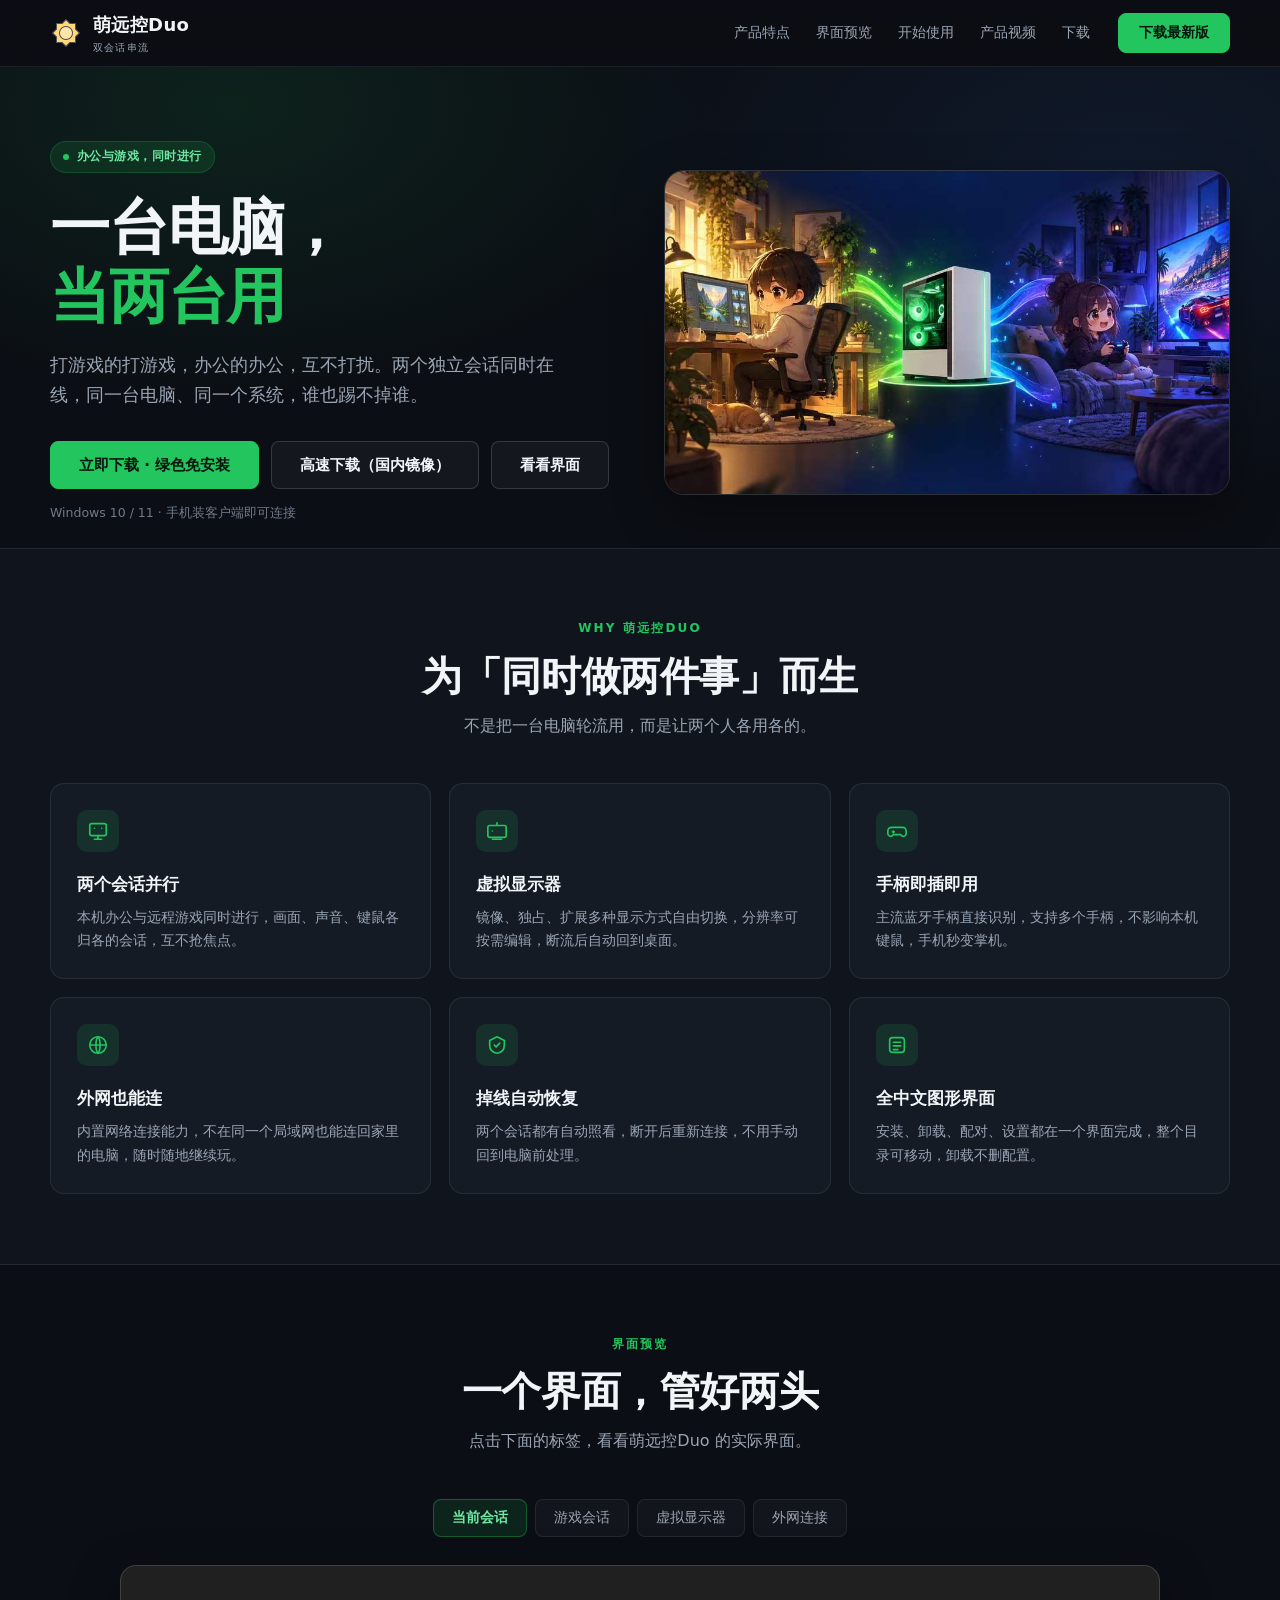
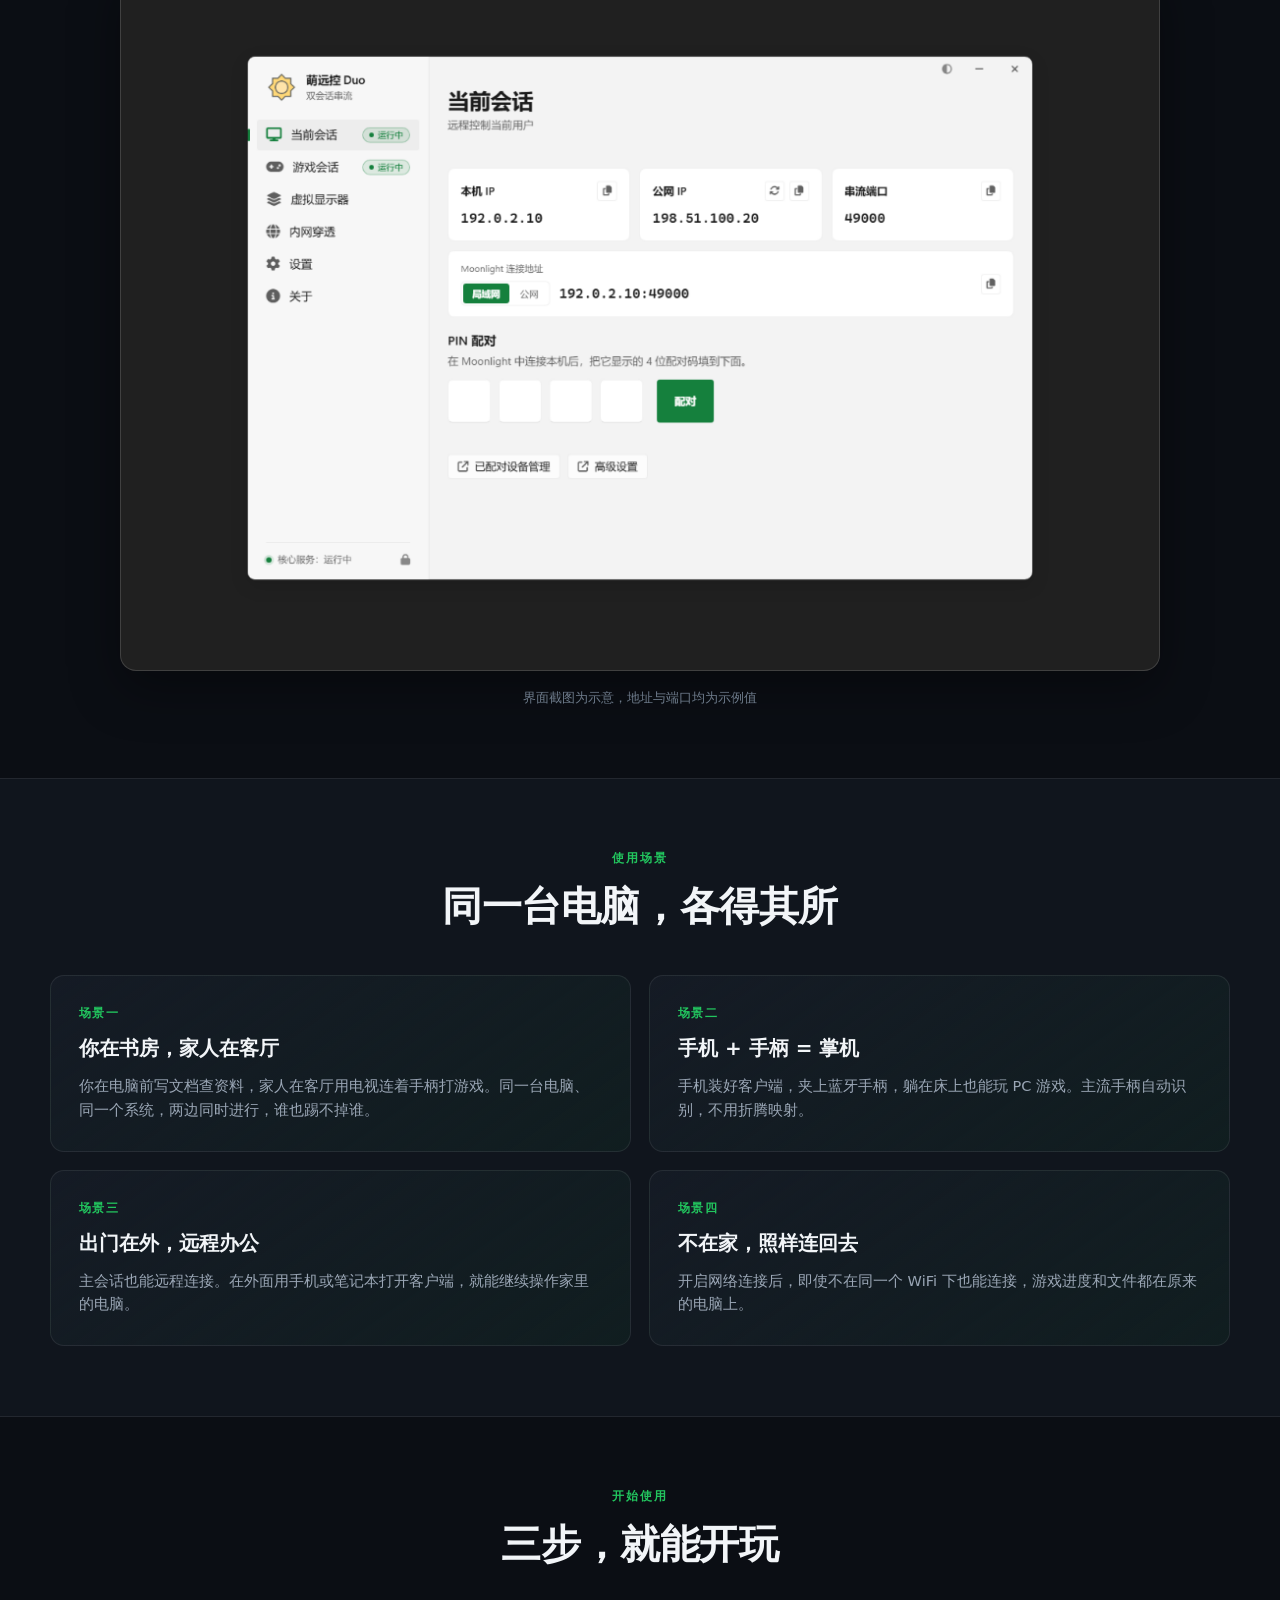
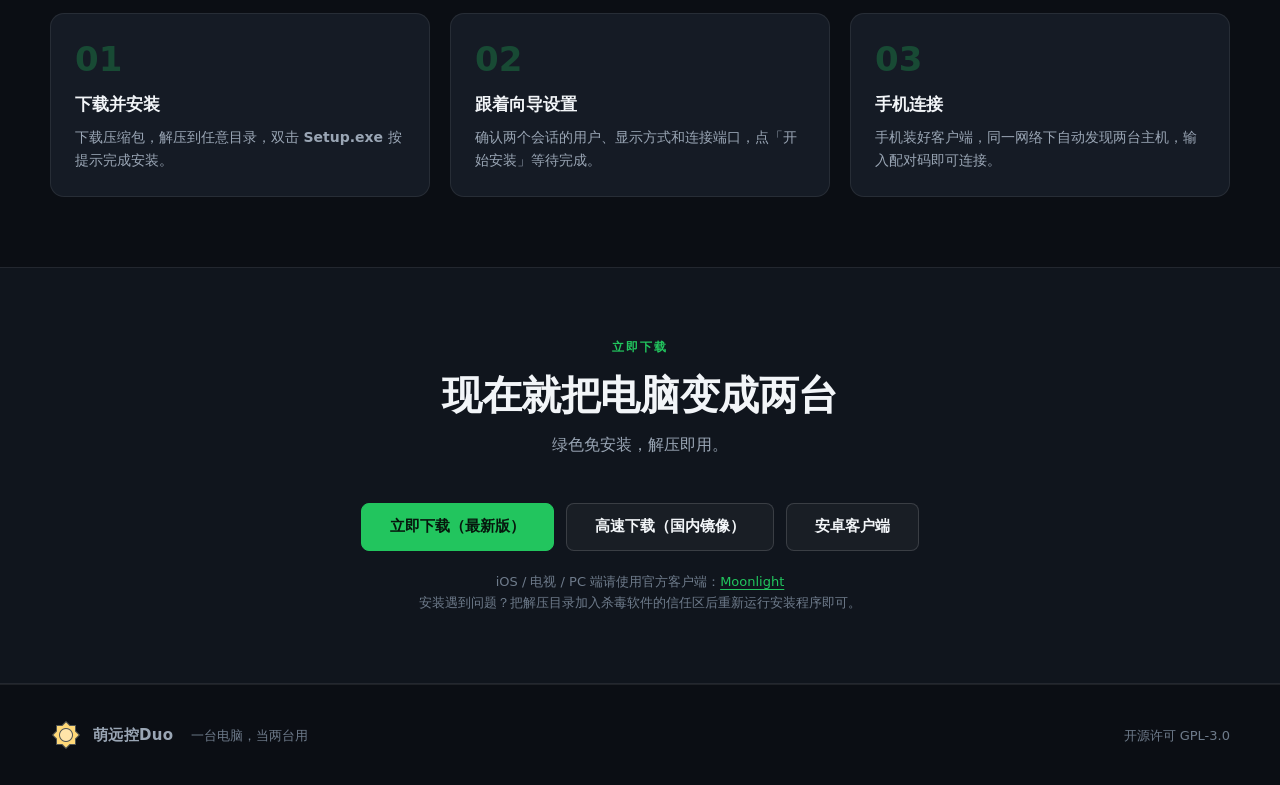
<file: index.html>
<!doctype html>
<html lang="zh-CN">
<head>
<meta charset="utf-8">
<meta name="viewport" content="width=device-width, initial-scale=1">
<title>萌远控Duo — 一台电脑，当两台用</title>
<meta name="description" content="萌远控Duo，让一台电脑同时承载办公与游戏两个独立会话，各用各的，互不打扰。">
<style>
:root{
  --bg:#0B0E14; --bg2:#10151D; --card:#151B25; --card2:#1A2130;
  --line:rgba(255,255,255,.08); --line2:rgba(255,255,255,.14);
  --text:#F2F5F8; --muted:#9AA6B5; --faint:#6E7B8B;
  --green:#22C55E; --green2:#16A34A; --green-soft:rgba(34,197,94,.12);
  --radius:14px; --shadow:0 18px 50px rgba(0,0,0,.35);
}
*{box-sizing:border-box;margin:0;padding:0}
html{scroll-behavior:smooth}
body{
  font-family:"Segoe UI Variable Text","Segoe UI","Microsoft YaHei UI","PingFang SC",system-ui,sans-serif;
  background:var(--bg);color:var(--text);line-height:1.65;-webkit-font-smoothing:antialiased;
}
a{color:inherit;text-decoration:none}
img{max-width:100%;display:block}
.wrap{width:min(1180px,calc(100% - 40px));margin-inline:auto}

/* ===== 顶栏 ===== */
header{
  position:sticky;top:0;z-index:50;background:rgba(11,14,20,.82);
  backdrop-filter:blur(14px);border-bottom:1px solid var(--line);
}
.nav{height:66px;display:flex;align-items:center;gap:28px}
.brand{display:flex;align-items:center;gap:11px;font-weight:700;font-size:18px;letter-spacing:.02em}
.brand img{width:32px;height:32px}
.brand small{display:block;font-size:10px;font-weight:500;color:var(--muted);letter-spacing:.12em}
.nav-links{display:flex;gap:26px;margin-left:auto;font-size:14px;color:var(--muted)}
.nav-links a:hover{color:var(--text)}
.btn{
  display:inline-flex;align-items:center;justify-content:center;gap:8px;
  height:40px;padding:0 20px;border-radius:8px;font-size:14px;font-weight:600;
  transition:transform .15s ease,background .15s ease,border-color .15s ease;
  border:1px solid transparent;white-space:nowrap;
}
.btn:hover{transform:translateY(-1px)}
.btn-primary{background:var(--green);color:#06170D;border-color:var(--green)}
.btn-primary:hover{background:#2ED566}
.btn-ghost{background:rgba(255,255,255,.04);border-color:var(--line2);color:var(--text)}
.btn-ghost:hover{background:rgba(255,255,255,.09)}
.btn-lg{height:48px;padding:0 28px;font-size:15px}

/* ===== Hero ===== */
.hero{padding:74px 0 24px;position:relative;overflow:hidden}
.hero::before{
  content:"";position:absolute;inset:0;pointer-events:none;
  background:radial-gradient(760px 460px at 18% 8%,rgba(34,197,94,.11),transparent 65%),
             radial-gradient(820px 500px at 88% 22%,rgba(59,130,246,.10),transparent 68%);
}
.hero-inner{position:relative;display:grid;grid-template-columns:1fr 1fr;gap:48px;align-items:center}
.eyebrow{
  display:inline-flex;align-items:center;gap:8px;padding:5px 12px;border-radius:99px;
  background:var(--green-soft);color:#6EE7A2;font-size:12px;font-weight:600;
  border:1px solid rgba(34,197,94,.22);letter-spacing:.04em;
}
.eyebrow::before{content:"";width:6px;height:6px;border-radius:50%;background:var(--green)}
h1{
  font-size:clamp(38px,5vw,60px);line-height:1.16;letter-spacing:-.02em;margin:20px 0 18px;
  font-weight:750;
}
h1 em{font-style:normal;color:var(--green)}
.hero p.lead{font-size:18px;color:var(--muted);max-width:520px}
.hero-cta{display:flex;gap:12px;flex-wrap:wrap;margin-top:32px}
.hero-note{margin-top:14px;font-size:12.5px;color:var(--faint)}
.hero-art{border-radius:20px;overflow:hidden;border:1px solid var(--line2);box-shadow:var(--shadow)}
.hero-art img{width:100%;height:auto}

/* ===== 通用区块 ===== */
section{padding:70px 0}
.sec-head{text-align:center;max-width:680px;margin:0 auto 44px}
.sec-tag{font-size:12px;font-weight:700;color:var(--green);letter-spacing:.18em;text-transform:uppercase}
.sec-head h2{font-size:clamp(28px,3.4vw,40px);line-height:1.25;margin:12px 0 12px;letter-spacing:-.01em}
.sec-head p{color:var(--muted);font-size:16px}

/* ===== 特点 ===== */
.features{background:var(--bg2);border-block:1px solid var(--line)}
.grid{display:grid;grid-template-columns:repeat(3,1fr);gap:18px}
.card{
  background:var(--card);border:1px solid var(--line);border-radius:var(--radius);
  padding:26px;transition:transform .18s ease,border-color .18s ease,background .18s ease;
}
.card:hover{transform:translateY(-3px);border-color:rgba(34,197,94,.3);background:var(--card2)}
.ico{
  width:42px;height:42px;border-radius:10px;display:grid;place-items:center;
  background:var(--green-soft);color:var(--green);margin-bottom:18px;
}
.ico svg{width:22px;height:22px;fill:none;stroke:currentColor;stroke-width:1.8;stroke-linecap:round;stroke-linejoin:round}
.card h3{font-size:17px;margin-bottom:8px}
.card p{font-size:14px;color:var(--muted)}

/* ===== 截图 ===== */
.shots-tabs{display:flex;justify-content:center;gap:8px;flex-wrap:wrap;margin-bottom:28px}
.tab{
  padding:9px 18px;border-radius:8px;font-size:14px;color:var(--muted);
  background:rgba(255,255,255,.03);border:1px solid var(--line);cursor:pointer;
  transition:all .15s ease;
}
.tab:hover{color:var(--text);border-color:var(--line2)}
.tab.on{background:var(--green-soft);border-color:rgba(34,197,94,.35);color:#6EE7A2;font-weight:600}
.shot-stage{
  max-width:1040px;margin:0 auto;border-radius:16px;overflow:hidden;
  border:1px solid var(--line2);background:#202020;box-shadow:var(--shadow);
  padding:18px;display:grid;place-items:center;
}
.shot-stage img{width:100%;height:auto;display:none}
.shot-stage img.on{display:block}
.shot-cap{text-align:center;color:var(--faint);font-size:13px;margin-top:16px}

/* ===== 场景 ===== */
.scenes{display:grid;grid-template-columns:repeat(2,1fr);gap:18px}
.scene{
  border:1px solid var(--line);border-radius:var(--radius);padding:28px;
  background:linear-gradient(145deg,var(--card),rgba(34,197,94,.05));
}
.scene .n{font-size:12px;color:var(--green);font-weight:700;letter-spacing:.12em}
.scene h3{font-size:20px;margin:8px 0 10px}
.scene p{color:var(--muted);font-size:14.5px}

/* ===== 三步 ===== */
.steps{display:grid;grid-template-columns:repeat(3,1fr);gap:20px;counter-reset:s}
.step{position:relative;padding:28px 24px 24px;background:var(--card);border:1px solid var(--line);border-radius:var(--radius)}
.step::before{
  counter-increment:s;content:counter(s,decimal-leading-zero);display:block;
  font-size:34px;font-weight:800;color:rgba(34,197,94,.28);line-height:1;margin-bottom:14px;
}
.step h3{font-size:17px;margin-bottom:8px}
.step p{font-size:14px;color:var(--muted)}

/* ===== 下载 ===== */
.download{background:var(--bg2);border-block:1px solid var(--line);text-align:center}
.download .btn-wrap{display:flex;justify-content:center;gap:12px;flex-wrap:wrap;margin-top:28px}
.download .hint{margin-top:20px;font-size:13px;color:var(--faint)}
.download .hint a{color:var(--green);text-decoration:underline;text-underline-offset:3px}

/* ===== 页脚 ===== */
footer{padding:34px 0;border-top:1px solid var(--line);color:var(--faint);font-size:13px}
.foot{display:flex;align-items:center;gap:18px;flex-wrap:wrap}
.foot .brand{font-size:15px;color:var(--muted)}
.foot a:hover{color:var(--green)}
.foot .spacer{margin-left:auto}

@media(max-width:900px){
  .hero-inner{grid-template-columns:1fr}
  .hero-art{order:-1}
  .grid,.steps{grid-template-columns:1fr}
  .scenes{grid-template-columns:1fr}
  .nav-links{display:none}
}
@media(max-width:560px){
  .wrap{width:calc(100% - 28px)}
  header .btn{padding:0 14px;height:36px}
  section{padding:52px 0}
}
</style>
</head>
<body>

<header>
  <div class="wrap nav">
    <a class="brand" href="#top">
      <img src="assets/logo.png" alt="">
      <span>萌远控Duo<small>双会话串流</small></span>
    </a>
    <nav class="nav-links">
      <a href="#features">产品特点</a>
      <a href="#screens">界面预览</a>
      <a href="#steps">开始使用</a>
      <a href="assets/sunshine-duo-video.html">产品视频</a>
      <a href="#download">下载</a>
    </nav>
    <a class="btn btn-primary dl-direct" href="https://github.com/xRetia/Sunshine-Duo/releases/latest/download/moedesk_latest_win64.zip">下载最新版</a>
  </div>
</header>

<main id="top">

<div class="hero">
  <div class="wrap hero-inner">
    <div>
      <span class="eyebrow">办公与游戏，同时进行</span>
      <h1>一台电脑，<br><em>当两台用</em></h1>
      <p class="lead">打游戏的打游戏，办公的办公，互不打扰。两个独立会话同时在线，同一台电脑、同一个系统，谁也踢不掉谁。</p>
      <div class="hero-cta">
        <a class="btn btn-primary btn-lg dl-direct" href="https://github.com/xRetia/Sunshine-Duo/releases/latest/download/moedesk_latest_win64.zip">立即下载 · 绿色免安装</a>
        <a class="btn btn-ghost btn-lg dl-fast" href="https://ghfast.top/https://github.com/xRetia/Sunshine-Duo/releases/latest/download/moedesk_latest_win64.zip">高速下载（国内镜像）</a>
        <a class="btn btn-ghost btn-lg" href="#screens">看看界面</a>
      </div>
      <p class="hero-note">Windows 10 / 11 · 手机装客户端即可连接</p>
    </div>
    <div class="hero-art"><img src="assets/hero.png" alt="一边办公、一边游戏的场景插画"></div>
  </div>
</div>

<section class="features" id="features">
  <div class="wrap">
    <div class="sec-head">
      <div class="sec-tag">WHY 萌远控DUO</div>
      <h2>为「同时做两件事」而生</h2>
      <p>不是把一台电脑轮流用，而是让两个人各用各的。</p>
    </div>
    <div class="grid">
      <div class="card">
        <div class="ico"><svg viewBox="0 0 24 24"><rect x="3" y="4" width="18" height="13" rx="2"/><path d="M8 21h8M12 17v4M8 9h.01M16 9h.01"/></svg></div>
        <h3>两个会话并行</h3>
        <p>本机办公与远程游戏同时进行，画面、声音、键鼠各归各的会话，互不抢焦点。</p>
      </div>
      <div class="card">
        <div class="ico"><svg viewBox="0 0 24 24"><rect x="2" y="6" width="20" height="13" rx="2"/><path d="M7 21h10M12 6V3M7 12h.01"/></svg></div>
        <h3>虚拟显示器</h3>
        <p>镜像、独占、扩展多种显示方式自由切换，分辨率可按需编辑，断流后自动回到桌面。</p>
      </div>
      <div class="card">
        <div class="ico"><svg viewBox="0 0 24 24"><path d="M6 8h12a4 4 0 0 1 4 4v3a3 3 0 0 1-5 2l-1-1H8l-1 1a3 3 0 0 1-5-2v-3a4 4 0 0 1 4-4z"/><path d="M8 12v2M7 13h2"/></svg></div>
        <h3>手柄即插即用</h3>
        <p>主流蓝牙手柄直接识别，支持多个手柄，不影响本机键鼠，手机秒变掌机。</p>
      </div>
      <div class="card">
        <div class="ico"><svg viewBox="0 0 24 24"><circle cx="12" cy="12" r="9"/><path d="M3 12h18M12 3c3 3 3 15 0 18M12 3c-3 3-3 15 0 18"/></svg></div>
        <h3>外网也能连</h3>
        <p>内置网络连接能力，不在同一个局域网也能连回家里的电脑，随时随地继续玩。</p>
      </div>
      <div class="card">
        <div class="ico"><svg viewBox="0 0 24 24"><path d="M12 3l8 4v5c0 5-3.4 8.3-8 9-4.6-.7-8-4-8-9V7l8-4z"/><path d="M9 12l2 2 4-4"/></svg></div>
        <h3>掉线自动恢复</h3>
        <p>两个会话都有自动照看，断开后重新连接，不用手动回到电脑前处理。</p>
      </div>
      <div class="card">
        <div class="ico"><svg viewBox="0 0 24 24"><rect x="4" y="4" width="16" height="16" rx="3"/><path d="M8 9h8M8 13h8M8 17h5"/></svg></div>
        <h3>全中文图形界面</h3>
        <p>安装、卸载、配对、设置都在一个界面完成，整个目录可移动，卸载不删配置。</p>
      </div>
    </div>
  </div>
</section>

<section id="screens">
  <div class="wrap">
    <div class="sec-head">
      <div class="sec-tag">界面预览</div>
      <h2>一个界面，管好两头</h2>
      <p>点击下面的标签，看看萌远控Duo 的实际界面。</p>
    </div>
    <div class="shots-tabs" role="tablist">
      <button class="tab on" data-shot="console" role="tab">当前会话</button>
      <button class="tab" data-shot="game" role="tab">游戏会话</button>
      <button class="tab" data-shot="vda" role="tab">虚拟显示器</button>
      <button class="tab" data-shot="tunnel" role="tab">外网连接</button>
    </div>
    <div class="shot-stage">
      <img class="on" data-panel="console" src="screenshots/console.png" alt="当前会话界面">
      <img data-panel="game" src="screenshots/game.png" alt="游戏会话界面">
      <img data-panel="vda" src="screenshots/vda.png" alt="虚拟显示器界面">
      <img data-panel="tunnel" src="screenshots/tunnel.png" alt="外网连接界面">
    </div>
    <p class="shot-cap">界面截图为示意，地址与端口均为示例值</p>
  </div>
</section>

<section class="features" id="scenes">
  <div class="wrap">
    <div class="sec-head">
      <div class="sec-tag">使用场景</div>
      <h2>同一台电脑，各得其所</h2>
    </div>
    <div class="scenes">
      <div class="scene">
        <div class="n">场景一</div>
        <h3>你在书房，家人在客厅</h3>
        <p>你在电脑前写文档查资料，家人在客厅用电视连着手柄打游戏。同一台电脑、同一个系统，两边同时进行，谁也踢不掉谁。</p>
      </div>
      <div class="scene">
        <div class="n">场景二</div>
        <h3>手机 + 手柄 = 掌机</h3>
        <p>手机装好客户端，夹上蓝牙手柄，躺在床上也能玩 PC 游戏。主流手柄自动识别，不用折腾映射。</p>
      </div>
      <div class="scene">
        <div class="n">场景三</div>
        <h3>出门在外，远程办公</h3>
        <p>主会话也能远程连接。在外面用手机或笔记本打开客户端，就能继续操作家里的电脑。</p>
      </div>
      <div class="scene">
        <div class="n">场景四</div>
        <h3>不在家，照样连回去</h3>
        <p>开启网络连接后，即使不在同一个 WiFi 下也能连接，游戏进度和文件都在原来的电脑上。</p>
      </div>
    </div>
  </div>
</section>

<section id="steps">
  <div class="wrap">
    <div class="sec-head">
      <div class="sec-tag">开始使用</div>
      <h2>三步，就能开玩</h2>
    </div>
    <div class="steps">
      <div class="step">
        <h3>下载并安装</h3>
        <p>下载压缩包，解压到任意目录，双击 <b>Setup.exe</b> 按提示完成安装。</p>
      </div>
      <div class="step">
        <h3>跟着向导设置</h3>
        <p>确认两个会话的用户、显示方式和连接端口，点「开始安装」等待完成。</p>
      </div>
      <div class="step">
        <h3>手机连接</h3>
        <p>手机装好客户端，同一网络下自动发现两台主机，输入配对码即可连接。</p>
      </div>
    </div>
  </div>
</section>

<section class="download" id="download">
  <div class="wrap">
    <div class="sec-head">
      <div class="sec-tag">立即下载</div>
      <h2>现在就把电脑变成两台</h2>
      <p>绿色免安装，解压即用。</p>
    </div>
    <div class="btn-wrap">
      <a class="btn btn-primary btn-lg dl-direct" href="https://github.com/xRetia/Sunshine-Duo/releases/latest/download/moedesk_latest_win64.zip">立即下载（最新版）</a>
      <a class="btn btn-ghost btn-lg dl-fast" href="https://ghfast.top/https://github.com/xRetia/Sunshine-Duo/releases/latest/download/moedesk_latest_win64.zip">高速下载（国内镜像）</a>
      <a class="btn btn-ghost btn-lg" href="https://github.com/Axixi2233/moonlight-android/releases/latest">安卓客户端</a>
    </div>
    <p class="hint">
      iOS / 电视 / PC 端请使用官方客户端：<a href="https://moonlight-stream.org">Moonlight</a><br>
      安装遇到问题？把解压目录加入杀毒软件的信任区后重新运行安装程序即可。
    </p>
  </div>
</section>



</main>

<footer>
  <div class="wrap foot">
    <a class="brand" href="#top"><img src="assets/logo.png" alt=""><span>萌远控Duo</span></a>
    <span>一台电脑，当两台用</span>
    <span class="spacer"></span>
    <a href="https://github.com/xRetia/Sunshine-Duo/blob/main/LICENSE">开源许可 GPL-3.0</a>
  </div>
</footer>

<script>
document.querySelectorAll('.tab').forEach(function(tab){
  tab.addEventListener('click',function(){
    var key=tab.dataset.shot;
    document.querySelectorAll('.tab').forEach(function(t){t.classList.toggle('on',t===tab);});
    document.querySelectorAll('[data-panel]').forEach(function(img){
      img.classList.toggle('on',img.dataset.panel===key);
    });
  });
});
</script>

</body>
</html>
</file>
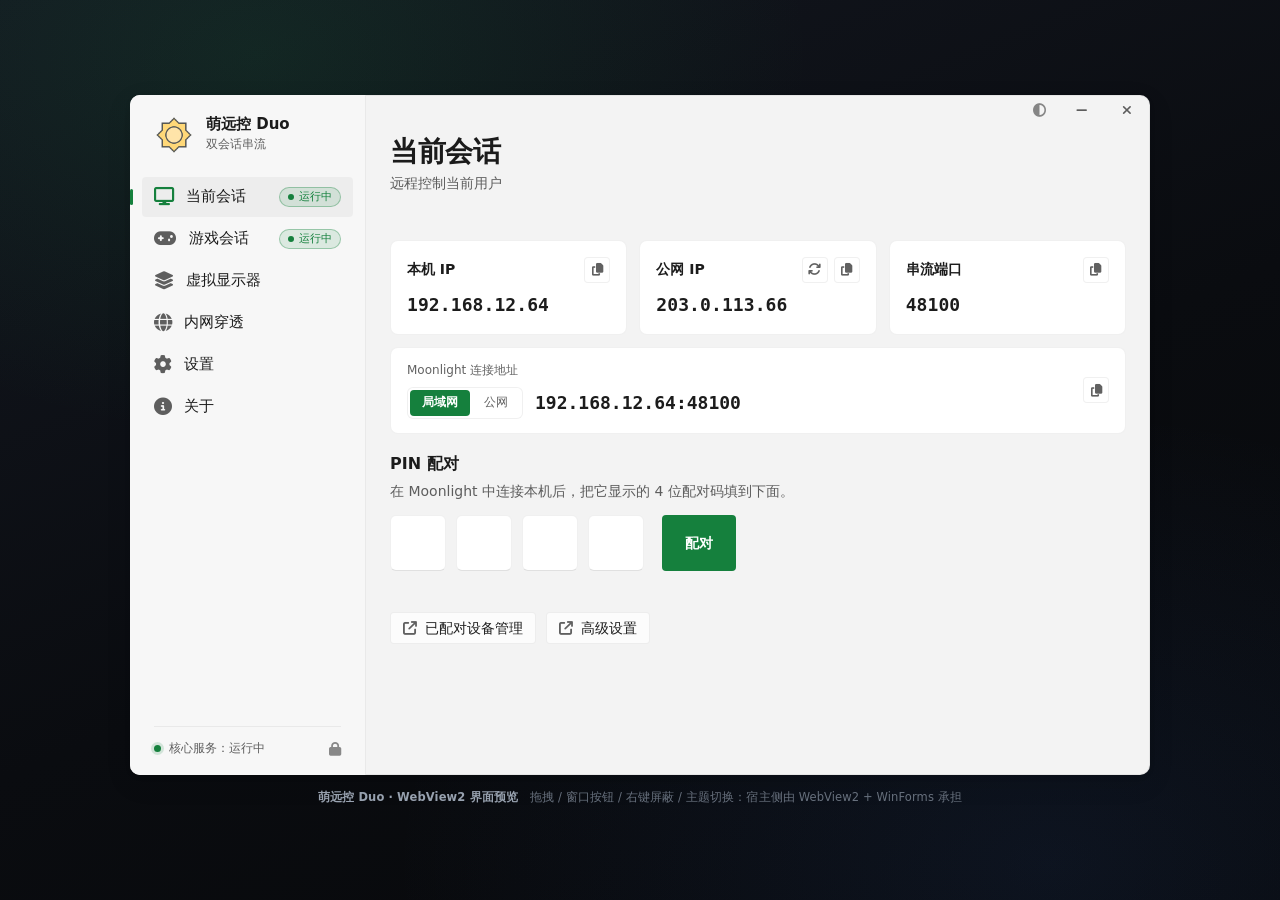
<file: src/SunshineDuoUI/webui/index.html>
<!doctype html>
<html lang="zh-CN" data-theme="dark">
<head>
<meta charset="utf-8">
<meta name="viewport" content="width=device-width, initial-scale=1">
<title>萌远控 Duo</title>
<style>
/* 图标统一用仓库自带的 Font Awesome 6 Solid，仅 logo 保留图片 */
@font-face{font-family:"FA Solid";src:url("fa-solid-900.woff2") format("woff2");
  font-weight:900;font-style:normal;font-display:block}
.fi{font-family:"FA Solid";font-weight:900;font-style:normal;display:inline-flex;align-items:center;
  justify-content:center;line-height:1;font-size:14px;user-select:none;-webkit-user-select:none}
/* ===================== Fluent 2 / WinUI 3 设计令牌 ===================== */
:root{
  --font-ui:"Segoe UI Variable Text","Segoe UI","Microsoft YaHei UI",system-ui,sans-serif;
  --font-display:"Segoe UI Variable Display","Segoe UI","Microsoft YaHei UI",system-ui,sans-serif;
  --font-mono:"Cascadia Mono","Consolas",monospace;
  --r-win:10px; --r-card:8px; --r-ctl:4px;
  --ease:cubic-bezier(0,0,0,1); --dur:.167s;
  /* ToggleSwitch 令牌（WinUIonWeb theme.css） */
  --toggle-border:rgba(0,0,0,.45); --toggle-thumb:rgba(0,0,0,.61);
  --toggle-on-thumb:#FFFFFF; --toggle-thumb-hover:rgba(0,0,0,.89);
  --fast-duration:100ms; --fast-out-slow-in:cubic-bezier(0,0,0,1);
}
html[data-theme="light"]{
  color-scheme:light;
  --text-primary:rgba(0,0,0,.89);
  --bg:#F3F3F3; --pane:#F7F7F7; --card:#FFFFFF; --card2:#F9F9F9;
  --stroke:rgba(0,0,0,.06); --stroke-2:rgba(0,0,0,.12);
  --text:rgba(0,0,0,.89); --muted:rgba(0,0,0,.62); --faint:rgba(0,0,0,.45);
  --fill:rgba(255,255,255,.70); --fill-hover:rgba(249,249,249,.50);
  --ctrl:#FFFFFF; --subtle:rgba(0,0,0,.0373); --subtle-2:rgba(0,0,0,.0241); --press:rgba(0,0,0,.06);
  --accent:#15803D; --accent-hover:#16A34A; --accent-press:#12632F;
  --accent-soft:rgba(21,128,61,.09); --on-accent:#FFFFFF; --accent-text:#15803D;
  --danger:#C42B1C; --warn:#9D5D00;
  --shadow:0 8px 26px rgba(0,0,0,.11),0 2px 6px rgba(0,0,0,.05);
  --hair:rgba(0,0,0,.06);
  --win-line:rgba(0,0,0,.10);
  --wbtn-hover:rgba(0,0,0,.06); --wbtn-press:rgba(0,0,0,.10);
}
html[data-theme="dark"]{
  color-scheme:dark;
  --text-primary:rgba(255,255,255,.89);
  --toggle-border:rgba(255,255,255,.54); --toggle-thumb:rgba(255,255,255,.79);
  --toggle-on-thumb:#000000; --toggle-thumb-hover:#FFFFFF;
  --bg:#202020; --pane:#252525; --card:#2B2B2B; --card2:#303030;
  --stroke:rgba(255,255,255,.08); --stroke-2:rgba(255,255,255,.16);
  --text:rgba(255,255,255,.89); --muted:rgba(255,255,255,.61); --faint:rgba(255,255,255,.42);
  --fill:rgba(255,255,255,.06); --fill-hover:rgba(255,255,255,.09);
  --ctrl:#242424; --subtle:rgba(255,255,255,.06); --subtle-2:rgba(255,255,255,.04); --press:rgba(255,255,255,.10);
  --accent:#1D9A50; --accent-hover:#22B45C; --accent-press:#17803F;
  --accent-soft:rgba(34,197,94,.12); --on-accent:#FFFFFF; --accent-text:#4ADE80;
  --danger:#F1707B; --warn:#E8A317;
  --shadow:0 14px 38px rgba(0,0,0,.52),0 2px 8px rgba(0,0,0,.36);
  --hair:rgba(255,255,255,.07);
  --win-line:rgba(255,255,255,.16);
  --wbtn-hover:rgba(255,255,255,.12); --wbtn-press:rgba(255,255,255,.16);
}

/* ===================== 去浏览器化基础 ===================== */
*{box-sizing:border-box;margin:0;padding:0}
html,body{height:100%}
body{
  font-family:var(--font-ui);font-size:14px;line-height:1.45;color:var(--text);
  background:#0a0c0f;-webkit-font-smoothing:antialiased;
  user-select:none;-webkit-user-select:none;cursor:default;overflow:hidden;
}
button,input{font:inherit;color:inherit;outline:none;background:none;border:0}
input{cursor:text;user-select:text;-webkit-user-select:text}
img,svg{-webkit-user-drag:none;user-select:none}
::selection{background:var(--accent-soft)}
:focus{outline:none}
:focus-visible{outline:2px solid var(--accent-text);outline-offset:2px}
.drag{-webkit-app-region:drag;app-region:drag}
.nodrag{-webkit-app-region:no-drag;app-region:no-drag}
html.notrans *{transition:none !important}

/* ===================== 预览舞台 ===================== */
.stage{position:fixed;inset:0;display:flex;flex-direction:column;align-items:center;justify-content:center;gap:14px;
  background:
    radial-gradient(900px 620px at 20% 6%,rgba(34,197,94,.10),transparent 62%),
    radial-gradient(1100px 760px at 82% 96%,rgba(70,130,240,.09),transparent 60%),
    linear-gradient(158deg,#131720,#0a0c10 55%,#07080a);
}
.stage-note{font-size:11.5px;color:#69727f;text-align:center;letter-spacing:.01em}
.stage-note b{color:#9aa4b2;font-weight:600}
.reopen{display:none;height:32px;padding:0 16px;border-radius:var(--r-ctl);background:var(--card);
  border:1px solid var(--stroke);color:var(--text);font-size:13px;cursor:default}
.reopen:hover{background:var(--fill-hover)}
.stage.closed .app{display:none}
.stage.closed .reopen{display:inline-flex;align-items:center}

/* ===================== 窗口外壳 ===================== */
.app{position:relative;width:1020px;height:680px;flex:none;display:grid;grid-template-columns:236px 1fr;
  background:var(--bg);border-radius:var(--r-win);box-shadow:inset 0 0 0 1px var(--stroke),var(--shadow);
  overflow:hidden;transform:scale(var(--fit,1));transform-origin:center;
  transition:transform var(--dur) var(--ease),opacity var(--dur) var(--ease)}
.app.min{transform:scale(calc(var(--fit,1) * .94));opacity:0}

/* ===================== NavigationView 风格侧栏 ===================== */
.sidebar{background:var(--pane);border-right:1px solid var(--stroke);
  padding:20px 12px 16px;display:flex;flex-direction:column;gap:22px}
.brand{display:flex;align-items:center;gap:12px;padding-left:12px}
.logo{width:40px;height:40px;flex:none;display:grid;place-items:center}
.logo .fi{font-size:20px}
.logo img{width:100%;height:100%;object-fit:contain}
.brand-name{font-family:var(--font-display);font-size:15px;font-weight:600;line-height:1.2}
.brand-sub{font-size:12px;color:var(--muted);margin-top:3px}
.nav{display:flex;flex-direction:column;gap:2px}
.nav-item{position:relative;display:flex;align-items:center;gap:12px;height:40px;padding:0 12px;
  border-radius:var(--r-ctl);font-size:15px;font-weight:400;color:var(--text);text-align:left;width:100%;
  transition:background var(--dur) var(--ease)}
.nav-item:focus-visible{outline:2px solid var(--text-primary);outline-offset:-2px}
.nav-item .fi{font-size:18px;color:var(--muted);transition:color var(--dur) var(--ease)}
.nav-item:hover{background:var(--subtle-2)}
.nav-item:active{background:var(--subtle)}
.nav-item.on{background:var(--subtle)}
.nav-item.on .fi{color:var(--accent-text)}
.nav-item.on::after{content:"";position:absolute;left:-12px;top:50%;transform:translateY(-50%);
  width:3px;height:16px;border-radius:2px;background:var(--accent)}
.nav-item .pill{margin-left:auto;height:20px;padding:0 8px;font-size:11px;border-radius:10px;gap:5px;font-weight:400}
.nav-item .pill i{width:6px;height:6px}
.side-foot{margin-top:auto;padding:0 12px}
.hair{height:1px;background:var(--hair);margin-bottom:12px}
.svc{display:flex;align-items:center;gap:8px;font-size:12px;color:var(--muted);min-height:20px}
.svc .dot{width:7px;height:7px;border-radius:50%;flex:none;background:var(--muted);
  box-shadow:0 0 0 3px color-mix(in srgb,var(--dotc,var(--muted)) 16%,transparent)}
.svc.ok .dot{background:var(--accent-text);--dotc:var(--accent-text)}
.svc.warn .dot{background:var(--warn);--dotc:var(--warn)}
.svc.bad .dot{background:var(--danger);--dotc:var(--danger)}
.svc .fi{font-size:14px;color:var(--faint);margin-left:auto}

/* ===================== 内容区 ===================== */
.content{position:relative;overflow-y:scroll;overflow-x:hidden;padding:0 24px}
.content::-webkit-scrollbar,.res::-webkit-scrollbar{width:10px;height:10px;background:transparent}
.content::-webkit-scrollbar-track,.res::-webkit-scrollbar-track{background:transparent}
.content::-webkit-scrollbar-button,.res::-webkit-scrollbar-button{display:none;width:0;height:0}
.content::-webkit-scrollbar-corner,.res::-webkit-scrollbar-corner{background:transparent}
.content::-webkit-scrollbar-thumb,.res::-webkit-scrollbar-thumb{
  background:transparent;border:3px solid transparent;background-clip:content-box;border-radius:99px;min-height:32px}
.content.scrolling::-webkit-scrollbar-thumb,.res.scrolling::-webkit-scrollbar-thumb{background:var(--stroke-2)}
.content.scrolling::-webkit-scrollbar-thumb:hover,.res.scrolling::-webkit-scrollbar-thumb:hover{
  background:var(--muted);border:2px solid transparent;background-clip:content-box}
.page{display:none;padding:20px 0 24px}
.page.on{display:block;animation:pageIn .18s var(--ease)}
@keyframes pageIn{from{opacity:0;transform:translateY(5px)}to{opacity:1;transform:none}}
.head{display:flex;align-items:flex-start;gap:16px;margin-bottom:14px;padding-right:92px;
  position:sticky;top:0;z-index:5;background:var(--bg);padding-top:20px;padding-bottom:32px;
  box-shadow:0 1px 0 var(--hair),0 10px 16px -12px var(--shadow)}
.h1{font-family:var(--font-display);font-size:28px;font-weight:600;letter-spacing:-.01em;line-height:1.2}
.sub{font-size:14px;color:var(--muted);margin-top:5px}
.h2{font-size:16px;font-weight:600;line-height:1.3}
.sec{margin-top:20px}
.sec-h{display:flex;align-items:baseline;gap:12px;margin-bottom:10px}
.sec-h .right{margin-left:auto;font-size:12px;color:var(--muted)}
.note{font-size:12px;color:var(--faint);line-height:1.6;margin-top:14px}
.divider{height:1px;background:var(--hair);margin:20px 0}

/* 窗口控件：WinUI caption button */
.winctl{position:absolute;top:0;right:0;z-index:8;display:flex}
.wbtn{width:46px;height:32px;display:grid;place-items:center;color:var(--muted);border-radius:0;
  transition:background var(--dur) var(--ease),color var(--dur) var(--ease)}
.wbtn .fi{font-size:13px}
.wbtn:hover{background:var(--wbtn-hover);color:var(--text)}
.wbtn:active{background:var(--wbtn-press)}
.wbtn.theme{width:38px;color:var(--faint)}
.wbtn.theme.on{color:var(--accent-text);background:var(--accent-soft)}
.wbtn.x:hover{background:#C42B1C;color:#fff}

/* InfoBadge 状态胶囊 */
.pill{display:inline-flex;align-items:center;gap:7px;height:24px;padding:0 10px;border-radius:12px;
  font-size:12px;font-weight:400;flex:none;--pc:var(--muted);
  background:color-mix(in srgb,var(--pc) 12%,transparent);
  border:1px solid color-mix(in srgb,var(--pc) 34%,transparent);color:var(--pc)}
.pill i{width:6px;height:6px;border-radius:50%;background:var(--pc);flex:none}
.pill.ok{--pc:var(--accent-text)} .pill.bad{--pc:var(--danger)} .pill.wait{--pc:var(--warn)}

/* 卡片 */
.card{background:var(--card);border:1px solid var(--stroke);border-radius:var(--r-card);padding:16px;
  transition:background var(--dur) var(--ease)}
.card-t{font-size:14px;font-weight:600;white-space:nowrap}
.card-d{font-size:12px;color:var(--muted);line-height:1.55;margin-top:4px}
.card-top{display:flex;align-items:center;gap:6px;min-height:22px}
.card-top .btn{margin-left:auto}
.card-top .btn-icn:first-of-type{margin-left:auto}
.card-top .btn.sm{padding:0 8px;font-size:12px}
.val{font-family:var(--font-mono);font-size:18px;font-weight:600;letter-spacing:.005em;
  margin-top:11px;user-select:text;-webkit-user-select:text;white-space:nowrap}
.card-top+.val{margin-top:9px}
.status{font-size:12px;color:var(--muted);min-height:17px;margin-top:10px;line-height:1.5}
.status.ok{color:var(--accent-text)} .status.bad{color:var(--danger)} .status.warn{color:var(--warn)}
.grid3{display:grid;grid-template-columns:repeat(3,1fr);gap:12px}
.cols{display:grid;grid-template-columns:1fr 1fr;gap:16px;align-items:start}
.cols>div{display:flex;flex-direction:column;gap:16px}

/* 按钮 */
.btn{display:inline-flex;align-items:center;justify-content:center;gap:8px;height:32px;padding:0 12px;
  border-radius:var(--r-ctl);background:var(--fill);border:1px solid var(--stroke);color:var(--text);
  font-size:14px;white-space:nowrap;
  transition:background var(--dur) var(--ease),border-color var(--dur) var(--ease),transform 80ms var(--ease)}
.btn:hover{background:var(--fill-hover);border-color:var(--stroke-2)}
.btn:active{background:var(--press);transform:scale(.99)}
.btn[disabled]{opacity:.45;pointer-events:none}
.btn .fi{font-size:14px;color:var(--muted)}
.btn.pri{background:var(--accent);border-color:transparent;color:var(--on-accent);font-weight:600}
.btn.pri:hover{background:var(--accent-hover);border-color:transparent}
.btn.pri:active{background:var(--accent-press)}
.btn.pri .fi{color:var(--on-accent)}
.btn.sm{height:26px;padding:0 8px;font-size:12px;border-radius:var(--r-ctl)}
.btn.lg{height:36px;padding:0 20px;font-size:14px}
.btn-icn{display:inline-flex;align-items:center;justify-content:center;width:26px;height:26px;
  padding:0;border-radius:var(--r-ctl);background:var(--fill);border:1px solid var(--stroke);
  font-family:"FA Solid";font-weight:900;font-size:13px;color:var(--muted);
  cursor:pointer;transition:background var(--dur) var(--ease),color var(--dur) var(--ease),
  transform var(--dur) var(--ease)}
.btn-icn:hover{background:var(--fill-hover);color:var(--text)}
.btn-icn[data-a="wan"]:hover{transform:rotate(120deg)}
.btn.blk{width:100%}
.btnrow{display:flex;gap:10px;flex-wrap:wrap}
.btn .fi{transition:transform var(--dur) var(--ease)}

/* TextBox */
.field{display:block}
.field>label{display:block;font-size:12px;color:var(--muted);margin-bottom:6px}
.input{width:100%;height:32px;padding:0 10px;border-radius:var(--r-ctl);background:var(--ctrl);
  border:1px solid var(--stroke);border-bottom-color:var(--stroke-2);font-size:14px;
  transition:border-color var(--dur) var(--ease),box-shadow var(--dur) var(--ease)}
.input:hover{border-color:var(--stroke-2)}
.input:focus{border-color:var(--stroke);box-shadow:inset 0 -2px 0 var(--accent)}
.input.mono{font-family:var(--font-mono);letter-spacing:.02em}
.input::placeholder{color:var(--faint)}

/* ToggleSwitch */
.sw{appearance:none;-webkit-appearance:none;display:flex;align-items:center;gap:14px;width:100%;
  min-height:36px;text-align:left;background:none;border:0;font:inherit;color:inherit;padding:0;cursor:pointer}
.sw-t{font-size:14px}
.sw-d{font-size:12px;color:var(--muted);margin-top:2px;display:block}
.sw .win-switch{margin-left:auto;flex:none;position:relative;display:inline-flex;align-items:center;
  --tx:0px;width:40px;height:20px;border-radius:10px;touch-action:none}
.sw .win-switch .track{position:absolute;inset:0;border-radius:10px;border:1px solid var(--toggle-border);
  background:var(--subtle);transition:all var(--fast-duration) var(--fast-out-slow-in)}
.sw:hover .win-switch .track{border-color:var(--text-primary);background:var(--subtle-2)}
.sw .win-switch .knob{position:absolute;top:0;left:0;width:20px;height:20px;
  transform:translateX(var(--tx));transition:transform var(--fast-duration) var(--fast-out-slow-in)}
.sw .win-switch .thumb{position:absolute;top:50%;left:50%;width:12px;height:12px;border-radius:6px;
  background:var(--toggle-thumb);transform:translate(-50%,-50%) translateX(-.5px);
  transition:width var(--fast-duration) var(--fast-out-slow-in),height var(--fast-duration) var(--fast-out-slow-in),
  background var(--fast-duration) var(--fast-out-slow-in)}
.sw:hover .win-switch .thumb{width:14px;height:14px;border-radius:7px;background:var(--toggle-thumb-hover)}
.sw .win-switch.is-on .track{background:var(--accent);border-color:transparent}
.sw:hover .win-switch.is-on .track{background:var(--accent-hover)}
.sw .win-switch.is-on .thumb{background:var(--toggle-on-thumb)}
.sw:hover .win-switch.is-on .thumb{background:var(--toggle-on-thumb)}
.sw .win-switch.is-pressed .knob,.sw .win-switch.dragging .knob{transition:none}
.sw .win-switch.is-pressed:not(.is-on) .thumb,.sw .win-switch.dragging:not(.is-on) .thumb{
  width:17px;height:14px;border-radius:7px;background:var(--toggle-thumb-hover);
  transform:translate(-50%,-50%) translateX(1.5px);transition:none}
.sw .win-switch.is-pressed.is-on .thumb,.sw .win-switch.dragging.is-on .thumb{
  width:17px;height:14px;border-radius:7px;background:var(--toggle-on-thumb);
  transform:translate(-50%,-50%) translateX(-1.5px);transition:none}
.sw .win-switch.is-pressed:not(.is-on) .track,.sw .win-switch.dragging:not(.is-on) .track{
  border-color:var(--toggle-border);background:var(--press)}
.sw .win-switch.is-pressed.is-on .track,.sw .win-switch.dragging.is-on .track{background:var(--accent-press)}
.sw:focus-visible{outline:2px solid var(--text-primary);outline-offset:2px}

/* SelectorBar / 主题切换 */
.seg{display:inline-flex;gap:2px;padding:2px;border-radius:6px;background:var(--fill);border:1px solid var(--stroke)}
.seg button{height:26px;padding:0 12px;border-radius:var(--r-ctl);font-size:12px;color:var(--muted);
  transition:background var(--dur) var(--ease),color var(--dur) var(--ease)}
.seg button:hover{color:var(--text);background:var(--fill-hover)}
.seg button.on{background:var(--accent);color:var(--on-accent);font-weight:600}
.seg button.on:hover{background:var(--accent-hover)}

/* 模式选择卡片 */
.modes{display:grid;grid-template-columns:repeat(3,1fr);gap:12px}
.mode{padding:18px 14px 16px;border-radius:var(--r-card);background:var(--card);border:1px solid var(--stroke);
  text-align:center;transition:background var(--dur) var(--ease),border-color var(--dur) var(--ease),box-shadow var(--dur) var(--ease)}
.mode .mode-ic{position:relative;display:inline-flex;width:40px;height:40px;margin:0 auto 12px;align-items:center;justify-content:center;color:var(--muted);transition:color var(--dur) var(--ease)}
.mode .mode-ic>.fi:not(.mode-badge){font-size:40px;width:40px;height:40px}
.mode .mode-ic>.mode-badge{position:absolute;right:-12px;bottom:-6px;font-size:15px;width:26px;height:26px;
  display:inline-flex;align-items:center;justify-content:center;border-radius:50%;
  background:var(--card);border:2px solid var(--accent-text);color:var(--accent-text)}
.mode b{display:block;font-size:14px;font-weight:600}
.mode span:not(.fi){display:block;font-size:12px;color:var(--muted);line-height:1.55;margin-top:6px}
.mode:hover{background:var(--card2)}
.mode:active{transform:scale(.995)}
.mode.on{background:var(--accent-soft);border-color:var(--accent);box-shadow:inset 0 0 0 1px var(--accent)}
.mode.on .mode-ic,.mode.on .mode-ic>.fi,.mode.on b{color:var(--accent-text)}

/* 地址条 */
.addr{display:flex;align-items:center;gap:16px;padding:14px 16px;margin-top:12px}
.addr .k{font-size:12px;color:var(--muted)}
.addr .addr-row{display:flex;align-items:center;gap:12px;margin-top:8px;flex-wrap:wrap}
.addr .addr-row .seg{margin-top:0}
.addr .addr-row .v{margin-top:0}
.addr .v{font-family:var(--font-mono);font-size:18px;font-weight:600;margin-top:3px;
  user-select:text;-webkit-user-select:text}
.addr .btn{margin-left:auto}
.addr .btn-icn{margin-left:auto}

/* PIN */
.pairrow{display:flex;align-items:center;gap:18px;margin-top:14px}
.pairrow .btn{height:56px;padding:0 22px}
.pin{display:flex;gap:10px}
.pin input{width:56px;height:56px;text-align:center;border-radius:6px;background:var(--ctrl);
  border:1px solid var(--stroke);border-bottom-color:var(--stroke-2);font-family:var(--font-mono);
  font-size:24px;font-weight:600;transition:border-color var(--dur) var(--ease),box-shadow var(--dur) var(--ease),background var(--dur)}
.pin input:hover{border-color:var(--stroke-2)}
.pin input:focus{border-color:var(--stroke);box-shadow:inset 0 -2px 0 var(--accent)}
.pin input.has{background:var(--accent-soft);border-color:var(--accent);color:var(--accent-text)}

/* ListView 分辨率 */
.res{border:1px solid var(--stroke);border-radius:var(--r-card);overflow:hidden;background:var(--card);
  max-height:252px;overflow-y:auto}
.res-row{display:flex;align-items:center;gap:10px;height:40px;padding:0 14px;
  border-bottom:1px solid var(--hair);font-family:var(--font-mono);font-size:13px;
  transition:background var(--dur) var(--ease),color var(--dur) var(--ease)}
.res-row:last-child{border-bottom:0}
.res-row:hover{background:var(--subtle-2)}
.res-row.sel{background:var(--accent-soft);color:var(--accent-text)}
.res-row .idx{font-family:var(--font-ui);font-size:11px;color:var(--faint);width:14px}
.res-row.sel .idx{color:var(--accent-text)}
.res-row .tag{margin-left:auto;font-family:var(--font-ui);font-size:11px;font-weight:600;color:var(--accent-text)}
.empty{padding:26px 14px;text-align:center;font-size:12px;color:var(--faint)}
.res-side{display:flex;flex-direction:column;gap:10px}
.res-side .btnrow{display:grid;grid-template-columns:1fr 1fr;gap:10px}

/* 关于 */
.ident{display:flex;align-items:center;gap:12px;margin-top:20px}
.ident .logo{width:56px;height:56px}
.ident .logo .fi{font-size:24px}
.ident .logo img{width:100%;height:100%;object-fit:contain}
.ident-name{font-family:var(--font-display);font-size:28px;font-weight:600;line-height:1.2}
.ident-ver{font-size:12px;color:var(--muted);margin-top:5px}
.upd-dot{display:inline-block;width:8px;height:8px;border-radius:50%;background:var(--danger);
  margin-left:8px;vertical-align:1px;box-shadow:0 0 0 3px color-mix(in srgb,var(--danger) 18%,transparent)}
.nav-item .upd-dot{margin-left:auto;flex:none}
.kv{display:flex;flex-direction:column;gap:4px}
.kv .k{font-size:12px;color:var(--faint)}
.kv .v2{font-size:14px}
.kv .v3{font-family:var(--font-mono);font-size:12px;color:var(--muted);margin-top:2px}
.kv .v3.link{cursor:pointer;transition:color var(--dur) var(--ease)}
.kv .v3.link:hover{color:var(--accent-text);text-decoration:underline}

/* InfoBar 提示 */
.toast{position:absolute;left:50%;bottom:20px;z-index:9;transform:translate(-50%,10px);
  display:flex;align-items:center;gap:9px;min-height:36px;padding:0 14px;border-radius:6px;
  background:var(--card);border:1px solid var(--stroke-2);box-shadow:0 10px 30px rgba(0,0,0,.28);
  font-size:13px;opacity:0;pointer-events:none;
  transition:opacity var(--dur) var(--ease),transform var(--dur) var(--ease)}
.toast.on{opacity:1;transform:translate(-50%,0)}
.toast .fi{font-size:15px;color:var(--accent-text)}
.toast.err .fi{color:var(--danger)}

/* 布局工具 */
.split{display:grid;grid-template-columns:1.05fr .95fr;gap:16px;align-items:start}
.row2{display:grid;grid-template-columns:1fr 1fr;gap:12px}
.stack{display:flex;flex-direction:column;gap:10px}
.mt{margin-top:14px}
.mt16{margin-top:16px}
.mt22{margin-top:22px}
.grow{flex:1}
.cap{font-size:12px;color:var(--muted)}
.between{display:flex;align-items:center;gap:16px}
.card .svc{font-size:13px;color:var(--text)}

/* ===================== 宿主模式 ===================== */
html.hosted,html.hosted body{width:100%;height:100%;background:var(--bg);overflow:hidden}
html.hosted .stage{position:static;display:block;background:transparent;gap:0}
html.hosted .app{width:100vw;height:100vh;border-radius:8px;
  box-shadow:inset 0 0 0 1px var(--win-line);--fit:1;transform:none}
html.hosted .stage-note,html.hosted .reopen{display:none}

@media (prefers-reduced-motion:reduce){*{animation:none !important;transition:none !important}}
</style>
</head>
<body>
<div class="stage" id="stage">
  <div class="app" id="app"></div>
  <p class="stage-note" id="stageNote"></p>
  <button class="reopen" id="reopen">重新打开界面</button>
</div>
<script>
"use strict";
const $=(s,r=document)=>r.querySelector(s);
const $$=(s,r=document)=>Array.from(r.querySelectorAll(s));
const wait=ms=>new Promise(r=>setTimeout(r,ms));
/* 图标一律用 Font Awesome 6 Solid 字形；映射值取自仓库内 fa-solid-900.ttf 的 cmap */
const ICON={
  monitor:"",gamepad:"",stack:"",gear:"",info:"",
  display:"",clone:"",eye:"",expand:"",lock:"",
  ext:"",plus:"",trash:"",target:"",save:"",
  globe:"\uf0ac",
  min:"",x:"",check:"",
  sun:"\uf185",moon:"\uf186",auto:"\uf042",sync:"\uf021",
};
const ic=(n,cls="")=>`<span class="fi ${cls}" aria-hidden="true">${ICON[n]||""}</span>`;
const THEME_ICON={
  light:{icon:"sun",label:"浅色"},
  dark:{icon:"moon",label:"深色"},
  system:{icon:"auto",label:"自动"},
};
const THEME_ORDER=["system","light","dark"];
const esc=s=>String(s).replace(/[&<>"']/g,c=>({"&":"&amp;","<":"&lt;",">":"&gt;",'"':"&quot;","'":"&#39;"}[c]));

/* ===================== 宿主 RPC ===================== */
const HOSTED=!!(window.chrome&&window.chrome.webview);
if(HOSTED)document.documentElement.classList.add("hosted");
let rpcSeq=0;
const RPC=new Map();
function call(method,args={}){
  if(!HOSTED)return Promise.reject(new Error("预览模式无宿主"));
  return new Promise((ok,fail)=>{
    const id=++rpcSeq;
    RPC.set(id,{ok,fail});
    window.chrome.webview.postMessage({id,method,args});
  });
}
async function remote(method,args){
  try{return await call(method,args);}catch(e){toast(e.message,false);throw e;}
}
if(HOSTED){
  window.addEventListener("error",e=>call("log",{message:"UI error: "+e.message}));
  window.addEventListener("unhandledrejection",e=>call("log",{message:"UI reject: "+(e.reason&&e.reason.message||e.reason)}));
  window.__sdReply=m=>{
    const p=RPC.get(m.id);
    if(!p)return;
    RPC.delete(m.id);
    m.ok?p.ok(m.result):p.fail(new Error(m.error||"调用失败"));
  };
  window.__sdEvent=m=>onEvent(m.event,m.data);
  window.chrome.webview.addEventListener("message",e=>{
    const m=e.data;
    if(!m)return;
    if(m.id!==undefined&&m.method===undefined)window.__sdReply(m);
    else if(m.event)window.__sdEvent(m);
  });
}

const NAV=[
  {id:"console",t:"当前会话",i:"monitor"},
  {id:"game",t:"游戏会话",i:"gamepad"},
  {id:"vda",t:"虚拟显示器",i:"stack"},
  {id:"tunnel",t:"内网穿透",i:"globe"},
  {id:"settings",t:"设置",i:"gear"},
  {id:"about",t:"关于",i:"info"},
];
const MODES=[
  {id:"mirror",t:"镜像",d:"显示器和远程<br>显示同样内容",i:"display",b:"clone"},
  {id:"only",t:"独占",d:"关闭显示器<br>只在远程设备显示",i:"display",b:"eye"},
  {id:"extend",t:"扩展",d:"将远程设备<br>作为扩展屏",i:"display",b:"expand"},
];

/* 预览时的默认值；宿主模式由 C# 下发真实快照 */
const QS=new URLSearchParams(location.search);
const THEME_PARAM=QS.get("theme");
let state={
  theme:THEME_PARAM||localStorage.getItem("sd.theme")||"system",
  page:QS.get("page")||"console",
  consoleEnabled:true,gameEnabled:true,
  net:{lan:"192.168.12.64",wan:"203.0.113.66"},
  addrMode:{},
  sessions:{
    console:{id:"console",name:"当前会话",sub:"远程控制当前用户",stream:48100,web:48101},
    game:{id:"game",name:"游戏会话",sub:"远程控制独立运行游戏的用户",stream:48200,web:48201},
  },
  vda:{mode:"only",aw:1440,ah:648,sel:-1,busy:false,
    list:["2560x1080@60","1280x720@60","1920x1080@60","1920x1200@60","1440x648@60","1440x648@90"]},
  core:{cport:48100,gport:48200,autoStart:true,ralt:false,raltl:true,hideCursor:false,
    service:"运行中",user:"sunshine"},
  tunnel:{enabled:false,network:"",secretSet:false,running:false,pid:0,managed:false,
    exeExists:true,exe:"",machine:"",serverMode:"public",
    defaultServer:"tcp://easytier.zcm.cloudns.ch:11010",peers:[],ipv4:"",tcpHolePunch:false,
    virtualIp:"",publicIp:""},
  tunnelAdv:false,
  update:{has:false,remote:"",local:"",check:""},
};

/* ===================== 模板 ===================== */
function sidebarHTML(){
  return `<aside class="sidebar drag">
    <div class="brand">
      <div class="logo"><img src="sun.png" alt="Sunshine" class="logo-img"></div>
      <div>
        <div class="brand-name">萌远控 Duo</div>
        <div class="brand-sub">双会话串流</div>
      </div>
    </div>
    <nav class="nav nodrag">
      ${NAV.map(n=>`<button class="nav-item${n.id===state.page?" on":""}" data-a="nav" data-nav="${n.id}">${ic(n.i)}<span>${n.t}</span>${n.id==="console"||n.id==="game"?`<span class="pill ok" id="pill-${n.id}"><i></i><span id="pillText-${n.id}">运行中</span></span>`:n.id==="tunnel"?`<span class="pill ok nodrag" id="pill-tunnel" style="display:none"><i></i>运行中</span>`:n.id==="about"?`<span class="upd-dot" id="upd-nav-dot" style="display:${(state.update&&state.update.has)?"":"none"}" title="有新版本"></span>`:""}</button>`).join("")}
    </nav>
    <div class="side-foot nodrag">
      <div class="hair"></div>
      <div class="svc" id="svcSide"><span class="dot"></span><span id="svcText"></span>${ic("lock")}</div>
    </div>
  </aside>`;
}

function infoCard(o){
  const ICN={copy:"\uF0C5",wan:"\uF021"};
  return `<div class="card">
    <div class="card-top">
      <span class="card-t" id="t-${o.id}">${o.title}</span>
      ${o.acts.map(a=>`<button class="btn-icn" id="b-${a[0]}-${o.id}" data-a="${a[0]}"${a[2]?` data-src="${a[2]}"`:""} aria-label="${a[1]}">${ICN[a[0]]||a[1]}</button>`).join("")}
    </div>
    ${o.hint?`<p class="card-d" id="h-${o.id}">${o.hint}</p>`:""}
    <p class="val" id="${o.id}">${esc(o.value)}</p>
  </div>`;
}

function sessionHTML(s){
  return `<section class="page${s.id===state.page?" on":""}" data-page="${s.id}">
    <div class="head drag">
      <div class="grow">
        <h1 class="h1">${s.name}</h1>
        <p class="sub">${s.sub}</p>
      </div>
    </div>

    <div class="grid3 nodrag">
      ${infoCard({title:"本机 IP",value:state.net.lan,id:`v-lan-${s.id}`,
        acts:[["copy","复制",`v-lan-${s.id}`]]})}
      ${infoCard(tunnelOn()
        ?{title:"虚拟 IP",value:state.tunnel.virtualIp||"等待连接…",id:`v-wan-${s.id}`,
          acts:[["copy","复制",`v-wan-${s.id}`]]}
        :{title:"公网 IP",value:state.net.wan,id:`v-wan-${s.id}`,
          acts:[["wan","刷新",`v-wan-${s.id}`],["copy","复制",`v-wan-${s.id}`]]})}
      ${infoCard({title:"串流端口",value:s.stream,id:`v-port-${s.id}`,
        acts:[["copy","复制",`v-port-${s.id}`]]})}
    </div>

    <div class="card addr nodrag">
      <div>
        <div class="k">Moonlight 连接地址</div>
        <div class="addr-row">
          <div class="seg">
            <button data-a="addr-mode" data-mode="lan" data-sid="${s.id}"${(s.addrMode||"lan")==="lan"?' class="on"':""}>局域网</button>
            <button data-a="addr-mode" data-mode="wan" data-sid="${s.id}"${(s.addrMode||"lan")==="wan"?' class="on"':""}>${tunnelOn()?"内网穿透":"公网"}</button>
          </div>
          <div class="v" id="v-addr-${s.id}">${addrValue(s.id)}</div>
        </div>
      </div>
      <button class="btn-icn" data-a="copy" data-src="v-addr-${s.id}" aria-label="复制">\uF0C5</button>
    </div>

    <div class="sec nodrag">
      <h2 class="h2">PIN 配对</h2>
      <p class="sub" style="margin-top:6px">在 Moonlight 中连接本机后，把它显示的 4 位配对码填到下面。</p>
      <div class="pairrow">
        <div class="pin" id="pin-${s.id}">
          ${[0,1,2,3].map(i=>`<input class="pinbox" data-sid="${s.id}" inputmode="numeric" autocomplete="off" maxlength="1" aria-label="配对码第 ${i+1} 位">`).join("")}
        </div>
        <button class="btn pri lg" data-a="pair" data-sid="${s.id}">配对</button>
      </div>
      <p class="status" id="pairStatus-${s.id}"></p>
      <div class="btnrow mt">
        <button class="btn" data-a="web" data-sid="${s.id}" data-path="/pin#PIN">${ic("ext")}已配对设备管理</button>
        <button class="btn" data-a="web" data-sid="${s.id}" data-path="/config">${ic("ext")}高级设置</button>
      </div>
    </div>
  </section>`;
}

function vdaHTML(){
  return `<section class="page${state.page==="vda"?" on":""}" data-page="vda">
    <div class="head drag">
      <div class="grow">
        <h1 class="h1">虚拟显示器</h1>
        <p class="sub">虚拟屏工作模式与分辨率 · 仅作用于当前会话</p>
      </div>
    </div>

    <div class="sec-h"><h2 class="h2">工作模式</h2></div>
    <div class="modes nodrag">
      ${MODES.map(m=>`<button class="mode${m.id===state.vda.mode?" on":""}" data-a="mode" data-mode="${m.id}"><span class="mode-ic">${ic(m.i)}<span class="fi mode-badge">${ICON[m.b]||""}</span></span><b>${m.t}</b><span>${m.d}</span></button>`).join("")}
    </div>
    <p class="status" id="modeStatus"></p>

    <div class="divider"></div>

    <div class="sec-h">
      <h2 class="h2">分辨率</h2>
      <span class="right" id="resActive">当前活动：${state.vda.aw} × ${state.vda.ah}</span>
    </div>
    <div class="split nodrag">
      <div class="res" id="resList"></div>
      <div class="res-side">
        <input class="input mono" id="resInput" placeholder="2560x1440@60" autocomplete="off" aria-label="新增分辨率">
        <div class="btnrow">
          <button class="btn" data-a="res-add">${ic("plus")}添加</button>
          <button class="btn" data-a="res-del">${ic("trash")}删除所选</button>
        </div>
        <button class="btn blk" data-a="res-active">${ic("target")}设为活动分辨率</button>
        <button class="btn pri blk" data-a="res-save">${ic("save")}保存分辨率列表</button>
        <p class="note">格式：宽x高@刷新率，例如 2560x1440@60。<br>双击列表项也可设为活动。</p>
      </div>
    </div>
    <p class="status" id="resStatus"></p>
    <p class="note">工作模式切换会立即调整显示拓扑；分辨率在下一场串流建立时生效。</p>
  </section>`;
}

function tunnelOn(){return !!state.tunnel&&!!(state.tunnel.enabled||state.tunnel.running);}
function addrValue(sid){
  const s=state.sessions[sid], mode=state.addrMode[sid]||"lan";
  if(mode==="wan")return (tunnelOn()?(state.tunnel.virtualIp||state.net.wan):state.net.wan)+":"+s.stream;
  return state.net.lan+":"+s.stream;
}

function advancedHTML(t){
  const custom=t.serverMode==="custom";
  const manual=!!t.ipv4;
  return `<div class="sec-h" style="margin-top:2px"><h2 class="h2">服务器</h2></div>
    <div class="seg" id="etServerSeg">
      <button data-a="et-server" data-v="public" class="${custom?"":"on"}">公共服务器</button>
      <button data-a="et-server" data-v="custom" class="${custom?"on":""}">指定</button>
    </div>
    <div id="etPeerWrap" style="${custom?"":"display:none;margin-top:12px"}">
      <input class="input mono" id="etPeers" value="${esc((t.peers||[]).join("，"))}" placeholder="tcp://host:11010，多个用逗号分隔" autocomplete="off" aria-label="节点地址">
    </div>
    <p class="card-d" id="etJoinHint" style="${custom?"display:none":""};margin-top:10px">默认公共服务器：${esc(t.defaultServer||"tcp://easytier.zcm.cloudns.ch:11010")}</p>
    <div class="sec-h" style="margin-top:18px"><h2 class="h2">虚拟 IP 地址</h2></div>
    <div class="seg" id="etIpSeg">
      <button data-a="et-ip" data-v="dhcp" class="${manual?"":"on"}">自动（DHCP）</button>
      <button data-a="et-ip" data-v="manual" class="${manual?"on":""}">手动</button>
    </div>
    <div id="etIpWrap" style="${manual?"margin-top:12px":"display:none;margin-top:12px"}">
      <input class="input mono" id="etIpv4" value="${esc(t.ipv4||"")}" placeholder="10.126.126.8" autocomplete="off" aria-label="手动 IP">
    </div>
    <p class="note" style="margin-top:8px">自动模式由内网穿透分配（10.126.126.0/24 起）。</p>
    <div class="mt16">${swHTML("etTcp","使用 TCP 打洞",t.tcpHolePunch)}</div>`;
}

function tunnelHTML(){
  const t=state.tunnel;
  const adv=state.tunnelAdv;
  return `<section class="page${state.page==="tunnel"?" on":""}" data-page="tunnel">
    <div class="seg nodrag" style="position:absolute;top:44px;right:24px;z-index:6"><button data-a="et-level" data-v="0" class="${adv?"":"on"}">标准</button><button data-a="et-level" data-v="1" class="${adv?"on":""}">高级</button></div>
    <div class="head drag">
      <div class="grow">
        <h1 class="h1">内网穿透</h1>
        <p class="sub">通过 P2P 技术使用萌远控</p>
      </div>
    </div>

    <div class="split nodrag">
      <div>
        <div class="card">
          <div class="card-t">内网穿透</div>
          <p class="card-d">对端设备安装 EasyTier 并加入相同网络后，可经虚拟 IP 互访。</p>
          <div class="mt">${swHTML("etEnabled","启用内网穿透",t.enabled)}</div>
          <div class="stack mt16">
            <div class="field"><label for="etNet">网络名称</label><input class="input" id="etNet" value="${esc(t.network)}" placeholder="${esc(t.machine||"留空使用计算机名")}" autocomplete="off"></div>
            <div class="field"><label for="etSecret">网络密钥</label><input class="input" id="etSecret" type="password" autocomplete="new-password" placeholder="${t.secretSet?"已设置，留空不修改":"留空为无密钥"}"></div>
          </div>
          <div class="mt"><button class="btn pri" data-a="et-save">${ic("save")}保存并应用</button></div>
          <p class="status" id="etStatus"></p>
        </div>
      </div>
      <div>
        <div class="card">
          <div class="card-top"><span class="card-t">虚拟 IP</span>
            <button class="btn-icn" data-a="copy" data-src="etVip" aria-label="复制">\uF0C5</button></div>
          <p class="val" id="etVip">—</p>
          <div class="divider" style="margin:14px 0 12px"></div>
          <div style="font-size:12px;color:var(--muted)">中转服务器</div>
          <p class="val" id="etServer" style="font-size:14px;margin-top:6px">—</p>
        </div>
        <div id="etAdv" class="card mt16" style="${adv?"":"display:none"}">${advancedHTML(t)}</div>
      </div>
    </div>

    <div class="btnrow" style="margin-top:18px">
      <button class="btn" data-a="ext-link" data-url="https://github.com/qiin2333/moonlight-vplus/releases">${ic("ext")}Moonlight V+</button>
      <button class="btn" data-a="ext-link" data-url="https://easytier.cn/guide/download.html">${ic("ext")}EasyTier 客户端</button>
    </div>
  </section>`;
}

function swHTML(key,label,on){
  return `<button class="sw" type="button" role="switch" data-a="sw" data-key="${key}" aria-checked="${!!on}">
    <span class="sw-t">${label}</span>
    <span class="win-switch${on?" is-on":""}" style="--tx:${on?20:0}px"><span class="track"></span><span class="knob"><span class="thumb"></span></span></span>
  </button>`;
}

function settingsHTML(){
  const c=state.core;
  return `<section class="page${state.page==="settings"?" on":""}" data-page="settings">
    <div class="head drag">
      <div class="grow">
        <h1 class="h1">设置</h1>
        <p class="sub">会话端口、启动项、账号与维护工具集中在这里。</p>
      </div>
    </div>

    <div class="cols nodrag">
      <div>
        <div class="card">
          <div class="card-t">串流端口</div>
          <p class="card-d">设置已启用会话的串流端口；双会话模式下两者需相距至少 50。</p>
          <div class="row2 mt">
            <div class="field"><label for="p-c">当前会话串流端口</label><input class="input mono" id="p-c" value="${c.cport}" autocomplete="off"></div>
            <div class="field"><label for="p-g">游戏会话串流端口</label><input class="input mono" id="p-g" value="${c.gport}" autocomplete="off"></div>
          </div>
          <div class="mt"><button class="btn" data-a="ports-save">保存端口</button></div>
          <p class="status" id="portStatus"></p>
        </div>

        <div class="card">
          <div class="card-t">启动</div>
          <div class="mt">${swHTML("autoStart","登录 Windows 时自动启动托盘",c.autoStart)}</div>
        </div>

        <div class="card">
          <div class="card-t">键盘与鼠标</div>
          <p class="card-d">仅作用于当前会话桌面；勾选即生效，无需重启。</p>
          <div class="stack mt">
            ${swHTML("ralt","R-Alt 替代 Win",c.ralt)}
            ${swHTML("raltl","R-Alt+L 替代 Win+L",c.raltl)}
            ${swHTML("hideCursor","串流期间隐藏系统鼠标指针",c.hideCursor)}
          </div>
          <p class="status" id="hkStatus"></p>
        </div>
      </div>

      <div>
        <div class="card">
          <div class="card-t">串流设置密码</div>
          <p class="card-d">修改串流管理后台的用户名和密码。</p>
          <div class="stack mt">
            <div class="field"><label for="c-user">用户名</label><input class="input" id="c-user" value="${esc(c.user)}" autocomplete="off"></div>
            <div class="field"><label for="c-pass">新密码</label><input class="input" id="c-pass" type="password" autocomplete="new-password"></div>
            <div class="field"><label for="c-confirm">确认新密码</label><input class="input" id="c-confirm" type="password" autocomplete="new-password"></div>
          </div>
          <div class="mt"><button class="btn pri" data-a="cred-apply">应用并重启会话</button></div>
          <p class="status" id="credStatus"></p>
        </div>

        <div class="card">
          <div class="card-t">服务与维护</div>
          <div class="svc mt" id="svcCard"><span class="dot"></span><span id="svcCardText"></span></div>
          <div class="mt"><button class="btn" data-a="svc-toggle" id="svcBtn">启动服务</button></div>
          <div class="btnrow mt">
            <button class="btn" data-a="restart" data-id="console" data-name="当前会话">重启当前会话</button>
            <button class="btn" data-a="restart" data-id="game" data-name="游戏会话">重启游戏会话</button>
          </div>
          <p class="status" id="svcStatus"></p>
        </div>
      </div>
    </div>
  </section>`;
}

function aboutHTML(){
  const u=state.update||{};
  const busy=u.check==="busy";
  return `<section class="page${state.page==="about"?" on":""}" data-page="about">
    <div class="head drag">
      <div class="grow">
        <h1 class="h1">关于</h1>
        <p class="sub">来自萌艺科技的双会话远程控制软件</p>
      </div>
    </div>

    <div class="ident nodrag">
      <div class="logo"><img src="sun.png" alt="Sunshine"></div>
      <div>
        <div class="ident-name">萌远控 Duo</div>
        <div class="ident-ver">版本号 v${esc(u.local||"1.0.0")}${u.has?`<span class="upd-dot" title="有新版本 v${esc(u.remote)}"></span>`:""}</div>
      </div>
      ${u.has
        ?`<button class="btn pri" data-a="run-update" style="margin-left:auto;align-self:center">${ic("ext")}点击更新 v${esc(u.remote)}</button>`
        :`<button class="btn" data-a="check-update"${busy?" disabled":""} style="margin-left:auto;align-self:center">${ic("sync")}${busy?"检查中…":"检查更新"}</button>`}
    </div>

    <div class="card between nodrag mt22">
      <div class="kv">
        <span class="k">开发者</span>
        <span class="v2">苏羽茜工作室（xRetia Labs.）</span>
        <span class="v3 link" data-a="ext-link" data-url="https://yk.acgdraw.com" title="https://yk.acgdraw.com">产品主页 · yk.acgdraw.com</span>
      </div>
      <button class="btn" data-a="homepage" style="margin-left:auto">${ic("ext")}打开产品主页</button>
    </div>

    <p class="note mt22">本工具只管理本机串流服务，不收集、不上传任何数据。</p>
  </section>`;
}
/* ===================== 宿主事件 ===================== */
function applySnapshot(s){
  state={...state,...s,
    net:{...state.net,...(s.net||{})},
    sessions:{...state.sessions,...(s.sessions||{})},
    core:{...state.core,...(s.core||{})},
    vda:{...state.vda,...(s.vda||{})},
    tunnel: s.tunnel==null ? state.tunnel : {...state.tunnel,...s.tunnel}};
  if(s.sessions)for(const x of Object.values(s.sessions))state.sessions[x.id]=x;
  render();
  applyTheme(state.theme);
  applyVisibility(s); // 先应用会话可见性，导航目标若是被禁用的会话会被 navigate 拦下
  if(s.page)navigate(s.page);
  if(s.focusPin){const f=document.querySelector("#pin-console input");if(f)f.focus();}
}

/* 会话可见性：guard 开关为 false 的会话整体隐藏（导航页 / 端口输入 / 重启按钮）。
   开关存入 state，render() 重建 DOM 后也会重新应用；宿主每次轮询都下发实时值，
   单会话↔双会话切换后界面动态跟随，无需重开窗口 */
function applyVisibility(s){
  if(s.consoleEnabled!==undefined)state.consoleEnabled=s.consoleEnabled;
  if(s.gameEnabled!==undefined)state.gameEnabled=s.gameEnabled;
  const con=state.consoleEnabled, gam=state.gameEnabled;
  if(con===undefined&&gam===undefined)return;
  $$('.nav-item').forEach(b=>{
    const n=b.dataset.nav;
    if(con!==undefined&&(n==="console"||n==="vda"))b.style.display=con?"":"none";
    if(gam!==undefined&&n==="game")b.style.display=gam?"":"none";
  });
  const pc=$("#p-c"), pg=$("#p-g");
  if(con!==undefined&&pc)pc.closest(".field").style.display=con?"":"none";
  if(gam!==undefined&&pg)pg.closest(".field").style.display=gam?"":"none";
  $$('[data-a="restart"]').forEach(b=>{
    const id=b.dataset.id;
    if(id==="console"&&con!==undefined)b.style.display=con?"":"none";
    if(id==="game"&&gam!==undefined)b.style.display=gam?"":"none";
  });
  const gp=$('[data-page="game"]');
  if(gp&&gam!==undefined){
    gp.style.display=gam?"":"none";
    if(!gam&&state.page==="game")navigate("console");
  }
}

function onEvent(name,data){
  if(name==="session"){
    for(const [id,up] of Object.entries(data||{})){
      const pill=$("#pill-"+id);
      if(!pill)continue;
      pill.className="pill nodrag "+(up===true?"ok":up===false?"bad":"wait");
      $("#pillText-"+id).textContent=up===true?"运行中":up===false?"未运行":"检测中";
    }
    return;
  }
  if(name==="service"){state.core.service=data;renderService();return;}
  if(name==="visibility"){applyVisibility(data);return;}
  if(name==="tunnel"){applyTunnel(data||{});return;}
  if(name==="wan"){
    state.net.wan=data;
    if(tunnelOn())return;
    $$('.val[id^="v-wan-"]').forEach(el=>{el.textContent=data});
    return;
  }
  if(name==="navigate"){navigate(data);return;}
  if(name==="focusPair"){
    navigate("console");
    const first=document.querySelector("#pin-console input");
    if(first)first.focus();
    return;
  }
  if(name==="theme"){applyTheme(data);return;}
}

async function pollRemote(){
  while(HOSTED){
    await wait(2500);
    try{
      const s=await call("poll");
      onEvent("session",s.sessions);
      onEvent("service",s.service);
      onEvent("visibility",s);
      if(s.wan)onEvent("wan",s.wan);
    }catch{}
  }
}

/* ===================== 渲染 ===================== */
const RES_RE=/^\d{2,5}x\d{2,5}@\d{2,3}$/;
const SIZE_RE=/^(\d+)x(\d+)/;
const lightMQ=matchMedia("(prefers-color-scheme: light)");

function render(){
  $("#app").innerHTML=sidebarHTML()
    +`<main class="content">`
      +sessionHTML(state.sessions.console)
      +(state.gameEnabled===false||!state.sessions.game?"":sessionHTML(state.sessions.game))
      +vdaHTML()
      +tunnelHTML()
      +settingsHTML()
      +aboutHTML()
    +`</main>`
    +`<div class="winctl nodrag">
        <button class="wbtn theme" data-a="cycleTheme" id="themeBtn" aria-label="主题"></button>
        <button class="wbtn" data-a="min" aria-label="最小化">${ic("min")}</button>
        <button class="wbtn x" data-a="close" aria-label="关闭">${ic("x")}</button>
      </div>
      <div class="toast" id="toast"><span id="toastIcon"></span><span id="toastText"></span></div>`;
  syncThemeBtn();
  applyVisibility({});
  $("#stageNote").innerHTML=
    "<b>萌远控 Duo · WebView2 界面预览</b>　拖拽 / 窗口按钮 / 右键屏蔽 / 主题切换：宿主侧由 WebView2 + WinForms 承担";
  resRows();
  renderService();
  renderTunnel();
  fit();
}

function navigate(id){
  /* 会话被禁用时其页面不可达（游戏页隐藏后跳到当前会话页） */
  if(id==="game"&&state.gameEnabled===false)id="console";
  if((id==="console"||id==="vda")&&state.consoleEnabled===false)id="settings";
  state.page=id;
  $$(".nav-item").forEach(b=>b.classList.toggle("on",b.dataset.nav===id));
  $$(".page").forEach(p=>p.classList.toggle("on",p.dataset.page===id));
  $(".content").scrollTop=0;
}

const resolveTheme=m=>m==="light"?"light":m==="dark"?"dark":(lightMQ.matches?"light":"dark");
function syncThemeBtn(){
  const btn=$("#themeBtn");
  if(!btn)return;
  const cur=THEME_ICON[state.theme]||THEME_ICON.system;
  btn.innerHTML=ic(cur.icon);
  btn.setAttribute("aria-label",cur.label);
  btn.title=cur.label;
}
function applyTheme(mode){
  state.theme=mode;
  if(!HOSTED&&!THEME_PARAM)localStorage.setItem("sd.theme",mode);
  const root=document.documentElement;
  root.classList.add("notrans");
  root.dataset.theme=resolveTheme(mode);
  void root.offsetHeight;
  requestAnimationFrame(()=>root.classList.remove("notrans"));
  /* 页面隐藏时 rAF 不会触发（WebView2 最小化也是），补一个定时器兜底 */
  setTimeout(()=>root.classList.remove("notrans"),120);
  syncThemeBtn();
}

function toast(text,ok=true){
  var icEl=$("#toastIcon"), tx=$("#toastText");
  if(!icEl||!tx){
    // 兜底：render() 尚未完成时（如极端情况下首帧失败）也能把消息显示出来
    var el=document.createElement("div");el.id="toast";el.className="toast";
    el.innerHTML='<span id="toastIcon"></span><span id="toastText"></span>';
    document.body.appendChild(el);
    Object.assign(el.style,{position:"absolute",left:"50%",bottom:"20px",zIndex:999,transform:"translate(-50%,10px)",display:"flex",alignItems:"center",gap:"9px",minHeight:"36px",padding:"0 14px",borderRadius:"6px",fontSize:"13px",opacity:"0",pointerEvents:"none",transition:"opacity .167s,transform .167s",color:"var(--text-primary,#fff)"});
    icEl=$("#toastIcon");tx=$("#toastText");
  }
  icEl.innerHTML=ic(ok?"check":"info");
  tx.textContent=text;
  const t=$("#toast");
  t.classList.toggle("err",!ok);
  t.classList.add("on");
  clearTimeout(toast._t);
  toast._t=setTimeout(()=>t.classList.remove("on"),1900);
}

function setStatus(el,text,kind){
  if(!el)return;
  el.className="status"+(kind?" "+kind:"");
  el.textContent=text;
}

const SVC_KIND={"运行中":"ok","启动中":"warn","停止中":"warn","未安装":"bad","查询失败":"bad"};
function runningCore(s){return s==="运行中"||s==="启动中";}
/* 侧栏/设置卡的服务状态渲染：异常态由托盘气泡原生提示，这里只更新文字与启停按钮 */
function renderService(){
  const s=state.core.service, kind=SVC_KIND[s]||"bad";
  const btn=$("#svcBtn");
  $("#svcSide").className="svc "+kind;
  $("#svcText").textContent="核心服务："+s;
  $("#svcCard").className="svc mt "+kind;
  $("#svcCardText").textContent="萌远控后台服务："+s;
  btn.disabled=s==="未安装"||s==="查询失败";
  btn.textContent=(runningCore(s)?"停止":"启动")+"服务";
}

/* 内网穿透页 */
function applyTunnel(st){
  state.tunnel={...state.tunnel,...st};
  renderTunnel();
}
function patchWanCards(){
  const on=tunnelOn(), vip=state.tunnel.virtualIp||"";
  for(const id of ["console","game"]){
    const t=$("#t-v-wan-"+id), h=$("#h-v-wan-"+id), v=$("#v-wan-"+id), b=$("#b-wan-v-wan-"+id);
    if(!t||!v)continue;
    if(on){
      t.textContent="虚拟 IP";
      if(h)h.style.display="none";
      v.textContent=vip||"等待连接…";
      if(b)b.style.display="none";
    }else{
      t.textContent="公网 IP";
      if(h){h.style.display="";h.textContent="ip.sb 实时获取 · 5 分钟缓存";}
      v.textContent=state.net.wan;
      if(b)b.style.display="";
    }
    const wseg=document.querySelector('[data-a="addr-mode"][data-mode="wan"][data-sid="'+id+'"]');
    if(wseg){
      wseg.textContent=tunnelOn()?"内网穿透":"公网";
      const av=$("#v-addr-"+id), ses=state.sessions[id];
      if(av&&ses&&(state.addrMode[id]||"lan")==="wan")av.textContent=addrValue(id);
    }
  }
}
function renderTunnel(){
  const t=state.tunnel, navPill=$("#pill-tunnel");
  if(navPill)navPill.style.display=t.running?"":"none";
  const vip=$("#etVip");
  if(vip)vip.textContent=t.virtualIp||(t.running?"等待分配…":"—");
  const srv=$("#etServer");
  if(srv){
    const v=t.serverMode==="custom"?(t.peers&&t.peers.length?t.peers.join("，"):"（未填写节点地址）"):(t.defaultServer||"");
    srv.textContent=v||"—";
    srv.style.color=t.running?"":"var(--muted)";
  }
  const sw=document.querySelector('.sw[data-key="etEnabled"]');
  if(sw){
    const on=sw.getAttribute("aria-checked")==="true";
    if(on!==!!t.enabled){sw.setAttribute("aria-checked",String(!!t.enabled));swSetVisual(sw,t.enabled?SW_MAX_TX:SW_MIN_TX,!!t.enabled,"is-on");}
  }
  const secret=$("#etSecret");
  if(secret&&!secret.value)secret.placeholder=t.secretSet?"已设置，留空不修改":"留空为无密钥";
  patchWanCards();
}
function splitPeers(v){return String(v||"").split(/[,，;；\s]+/).map(x=>x.trim()).filter(Boolean);}
function segVal(id,def){const b=document.querySelector("#"+id+" button.on");return b?b.dataset.v:def;}
async function etApply(enabled){
  const st=$("#etStatus");
  const adv=($("#etAdv")&&$("#etAdv").style.display!=="none");
  const network=($("#etNet").value||"").trim();
  const peers=adv?splitPeers($("#etPeers")?.value||""):[];
  const serverMode=adv?segVal("etServerSeg","public"):"public";
  const ipMode=adv?segVal("etIpSeg","dhcp"):"dhcp";
  const ipv4=ipMode==="manual"?(($("#etIpv4")?.value||"").trim()):"";
  if(adv&&serverMode==="custom"&&!peers.length){setStatus(st,"「指定」需填写节点地址。","warn");return;}
  if(adv&&ipMode==="manual"&&!ipv4){setStatus(st,"手动模式需填写虚拟 IP。","bad");return;}
  setStatus(st,"正在应用…","");
  if(HOSTED){
    try{
      const payload={enabled,network};
      const sec=$("#etSecret").value;if(sec)payload.secret=sec;
      if(adv){
        payload.server_mode=serverMode;payload.peers=peers;payload.ipv4=ipv4;
        payload.tcp_hole_punch=($("#etTcp")?.getAttribute("aria-checked")==="true");
      }
      const r=await call("easytierSet",payload);
      applyTunnel(r.state||{});
      setStatus(st,r.message,r.failed?"bad":"ok");
    }catch(e){
      setStatus(st,"应用失败："+e.message,"bad");
      const sw=document.querySelector('.sw[data-key="etEnabled"]');
      if(sw){sw.setAttribute("aria-checked",String(!enabled));swSetVisual(sw,!enabled?SW_MAX_TX:SW_MIN_TX,!enabled,"is-on");}
    }
    return;
  }
  await wait(800);
  state.tunnel.enabled=enabled;state.tunnel.network=network;state.tunnel.running=enabled;
  renderTunnel();
  setStatus(st,enabled?"内网穿透已启动。":"内网穿透已停止。","ok");
}

function resRows(){
  const {list,sel,aw,ah}=state.vda, box=$("#resList");
  if(!list.length){box.innerHTML='<div class="empty">列表为空，先在右侧添加一条分辨率。</div>';return;}
  const firstMatch=list.findIndex(r=>{
    const m=SIZE_RE.exec(r);
    return m&&+m[1]===aw&&+m[2]===ah;
  });
  box.innerHTML=list.map((r,i)=>{
    return `<div class="res-row${i===sel?" sel":""}" data-a="res-pick" data-i="${i}">`
      +`<span class="idx">${i+1}</span><span>${esc(r)}</span>${i===firstMatch?'<span class="tag">当前活动</span>':""}</div>`;
  }).join("");
}

function syncSessions(){
  for(const s of Object.values(state.sessions)){
    $("#v-port-"+s.id).textContent=String(s.stream);
    $("#v-addr-"+s.id).textContent=addrValue(s.id);
  }
}

function fit(){
  const s=Math.max(.5,Math.min(1,(innerWidth-40)/1020,(innerHeight-96)/680));
  document.documentElement.style.setProperty("--fit",String(s));
}

/* ===================== 行为 ===================== */
async function copyText(v){
  if(HOSTED){await call("copyText",{text:v});return;}
  try{await navigator.clipboard.writeText(v);}
  catch{
    const ta=document.createElement("textarea");
    ta.value=v;ta.style.position="fixed";ta.style.opacity="0";
    document.body.appendChild(ta);ta.select();
    try{document.execCommand("copy");}catch{}
    ta.remove();
  }
}

function pinBoxes(sid){return $$(`#pin-${sid} input`)}

async function submitPin(sid){
  const st=$("#pairStatus-"+sid), btn=$(`[data-a="pair"][data-sid="${sid}"]`);
  const code=pinBoxes(sid).map(b=>b.value).join("");
  if(code.length!==4){setStatus(st,"请输入设备上显示的 4 位配对码。","bad");return;}
  btn.disabled=true;btn.textContent="提交中…";
  setStatus(st,"正在提交…","");
  if(HOSTED){
    try{
      const msg=await call("sendPin",{sid,code});
      setStatus(st,msg,"ok");
      pinBoxes(sid).forEach(b=>{b.value="";b.classList.remove("has")});
      pinBoxes(sid)[0].focus();
    }catch(e){setStatus(st,"配对失败："+e.message,"bad");}
    btn.disabled=false;btn.textContent="配对";
    return;
  }
  await wait(1000);
  btn.disabled=false;btn.textContent="配对";
  setStatus(st,"配对成功，已授予全部权限。请在 Moonlight 上确认。","ok");
  pinBoxes(sid).forEach(b=>{b.value="";b.classList.remove("has")});
  pinBoxes(sid)[0].focus();
}

async function applyMode(id){
  if(state.vda.busy)return;
  state.vda.busy=true;
  state.vda.mode=id;
  $$(".mode").forEach(m=>m.classList.toggle("on",m.dataset.mode===id));
  setStatus($("#modeStatus"),"正在切换显示拓扑…","");
  if(HOSTED){
    try{await call("setDisplayMode",{mode:id});setStatus($("#modeStatus"),`已切换为「${MODES.find(m=>m.id===id).t}」。串流中的拓扑已立即调整。`,"ok");}
    catch(e){setStatus($("#modeStatus"),"切换失败："+e.message,"bad");}
    state.vda.busy=false;
    return;
  }
  await wait(800);
  const name=MODES.find(m=>m.id===id).t;
  setStatus($("#modeStatus"),`已切换为「${name}」。串流中的拓扑已立即调整。`,"ok");
  state.vda.busy=false;
}

function addRes(){
  const inp=$("#resInput"), st=$("#resStatus");
  const s=inp.value.trim().toLowerCase();
  if(!RES_RE.test(s)){setStatus(st,"格式不对：必须带刷新率，例如 2560x1440@60。","bad");return;}
  if(state.vda.list.some(x=>x.toLowerCase()===s)){setStatus(st,"该分辨率已在列表中。","warn");return;}
  state.vda.sel=state.vda.list.push(s)-1;
  inp.value="";inp.focus();
  resRows();
  setStatus(st,"已添加，记得保存。","");
}

function delRes(){
  const st=$("#resStatus");
  if(state.vda.sel<0){setStatus(st,"先在列表中选中要删除的分辨率。","warn");return;}
  state.vda.list.splice(state.vda.sel,1);
  state.vda.sel=Math.min(state.vda.sel,state.vda.list.length-1);
  resRows();
  setStatus(st,"已删除，记得保存。","");
}

function activeRes(){
  const st=$("#resStatus");
  if(state.vda.sel<0){setStatus(st,"先在列表中选中一个分辨率。","warn");return;}
  const m=SIZE_RE.exec(state.vda.list[state.vda.sel]||"");
  if(!m){setStatus(st,"无法解析该分辨率。","bad");return;}
  state.vda.aw=+m[1];state.vda.ah=+m[2];
  $("#resActive").textContent=`当前活动：${state.vda.aw} × ${state.vda.ah}`;
  resRows();
  setStatus(st,"已设为活动分辨率，保存后生效。","");
}

async function saveRes(){
  const st=$("#resStatus"), {list,aw,ah}=state.vda;
  const bad=list.find(r=>!RES_RE.test(r));
  if(bad){setStatus(st,"存在无效条目："+bad,"bad");return;}
  setStatus(st,"正在保存…","");
  if(HOSTED){
    try{const msg=await call("setResolution",{width:aw,height:ah,list});setStatus(st,msg,"ok");}
    catch(e){setStatus(st,"保存失败："+e.message,"bad");}
    return;
  }
  await wait(900);
  setStatus(st,`已保存，下一场串流按 ${aw} × ${ah} 建立。`,"ok");
}

async function savePorts(){
  const st=$("#portStatus");
  const con=state.consoleEnabled!==false, gam=state.gameEnabled!==false;
  const cp=Number($("#p-c").value.trim());
  const gp=gam?Number($("#p-g").value.trim()):state.core.gport;
  const ok=v=>Number.isInteger(v)&&v>=1024&&v<=65535;
  if(!ok(cp)){setStatus(st,"当前会话端口必须是 1024-65535 的数字。","bad");return;}
  if(gam&&!ok(gp)){setStatus(st,"游戏会话端口必须是 1024-65535 的数字。","bad");return;}
  if(con&&gam&&Math.abs(cp-gp)<50){setStatus(st,"两个端口差需 ≥ 50，避免端口族重叠。","bad");return;}
  if(HOSTED){
    setStatus(st,"端口已写入，正在重启会话…","");
    try{
      const msg=await call("savePorts",{cport:cp,gport:gp});
      state.core.cport=cp;state.core.gport=gp;
      if(state.sessions.console)state.sessions.console.stream=cp;
      if(state.sessions.game)state.sessions.game.stream=gp;
      syncSessions();
      setStatus(st,msg,"ok");
    }catch(e){setStatus(st,"保存失败："+e.message,"bad");}
    return;
  }
  const changed=[];
  if(cp!==state.core.cport)changed.push("当前会话");
  if(gam&&gp!==state.core.gport)changed.push("游戏会话");
  state.core.cport=cp;if(gam)state.core.gport=gp;
  if(state.sessions.console)state.sessions.console.stream=cp;
  if(gam&&state.sessions.game)state.sessions.game.stream=gp;
  syncSessions();
  if(!changed.length){setStatus(st,"端口未变化。","");return;}
  setStatus(st,"端口已写入，正在重启 "+changed.join("、")+"…","");
  await wait(1100);
  setStatus(st,"端口已保存，会话已重启。","ok");
}

async function applyCred(){
  const st=$("#credStatus");
  const u=$("#c-user").value.trim(), p=$("#c-pass").value, q=$("#c-confirm").value;
  if(!u||p.length<4){setStatus(st,"用户名不能为空，密码至少 4 位。","bad");return;}
  if(p!==q){setStatus(st,"两次输入的密码不一致。","bad");return;}
  setStatus(st,"正在写入凭证…","");
  if(HOSTED){
    try{const msg=await call("applyCredentials",{user:u,pass:p});state.core.user=u;setStatus(st,msg,"ok");}
    catch(e){setStatus(st,"写入失败："+e.message,"bad");}
    $("#c-pass").value="";$("#c-confirm").value="";
    return;
  }
  await wait(1000);
  state.core.user=u;
  $("#c-pass").value="";$("#c-confirm").value="";
  setStatus(st,"凭证已应用，Apollo 正在重启。","ok");
}

async function toggleService(){
  const btn=$("#svcBtn");
  const running=state.core.service==="运行中"||state.core.service==="启动中";
  btn.disabled=true;
  setStatus($("#svcStatus"),"正在请求 UAC 提权…","");
  if(HOSTED){
    try{
      const r=await call("toggleService");
      state.core.service=r.service;
      renderService();
      setStatus($("#svcStatus"),r.message,"ok");
    }catch(e){setStatus($("#svcStatus"),e.message,"bad");}
    btn.disabled=false;
    return;
  }
  await wait(900);
  state.core.service=running?"已停止":"运行中";
  renderService();
  btn.disabled=false;
  setStatus($("#svcStatus"),(running?"停止":"启动")+"指令已执行。","ok");
}

async function restartSession(el){
  const name=el.dataset.name;
  el.disabled=true;
  setStatus($("#svcStatus"),"正在重启"+name+"…","");
  if(HOSTED){
    try{const msg=await call("restartApollo",{id:el.dataset.id});setStatus($("#svcStatus"),msg,"ok");}
    catch(e){setStatus($("#svcStatus"),"重启失败："+e.message,"bad");}
    el.disabled=false;
    return;
  }
  await wait(1000);
  setStatus($("#svcStatus"),name+"重启指令已执行。","ok");
  el.disabled=false;
}

/* ToggleSwitch 交互移植自 WinUIonWeb ToggleSwitch.vue：
   拖拽过半程翻转、未移动直接翻转、pressed/dragging 视觉态、Space/Enter 触发 */
const SW_MAX_TX=20, SW_MIN_TX=0, SW_THRESHOLD=3;
const swSwitch=el=>el.querySelector(".win-switch");
function swSetVisual(el,tx,on,cls){
  const sw=swSwitch(el);
  sw.style.setProperty("--tx",tx+"px");
  sw.classList.toggle("is-on",on);
  if(cls)sw.classList.add(cls);else sw.classList.remove("is-pressed","dragging");
}

function swCommit(el,next){
  const on=el.getAttribute("aria-checked")==="true";
  if(next!==on){
    el.setAttribute("aria-checked",String(next));
    swSetVisual(el,next?SW_MAX_TX:SW_MIN_TX,next);
    actSwChanged(el,next);
  }
}
async function actSwChanged(el,next){
  const key=el.dataset.key;
  if(key==="etEnabled"||key==="etTcp"){
    const m=document.querySelector('.sw[data-key="etEnabled"]');
    await etApply(m&&m.getAttribute("aria-checked")==="true");return;
  }
  state.core[key]=next;
  if(HOSTED){
    try{
      if(key==="autoStart")await call("setAutoStart",{enabled:next});
      else if(key==="hideCursor")await call("setHideCursor",{enabled:next});
      else await call("setHotkeys",{ralt:state.core.ralt,raltl:state.core.raltl});
    }catch(e){
      state.core[key]=!next;
      el.setAttribute("aria-checked",String(!next));
      swSetVisual(el,!next?SW_MAX_TX:SW_MIN_TX,!next,"is-on");
      toast(e.message,false);
      return;
    }
  }
  if(key==="autoStart"){toast(next?"已加入登录启动项。":"已移除登录启动项。");return;}
  if(key==="hideCursor"){
    setStatus($("#hkStatus"),next?"连接后将隐藏系统鼠标指针。":"已恢复显示系统鼠标指针。","ok");
    return;
  }
  setStatus($("#hkStatus"),"快捷键设置已应用。","ok");
}

/* pointer 拖拽（移植 WinUIonWeb ToggleSwitch.vue onDown/onMove/onUp/onCancel） */
const swPtr={id:null,el:null,startX:0,initial:false,tx:0,moved:false,handled:false};
function swPointerClicked(el){
  /* pointerup 已在 swPtrEnd 里翻转；这里只兜底"没有 pointer 手势"的 click（如键盘/程序触发） */
  if(swPtr.handled){swPtr.handled=false;return;}
  swCommit(el,el.getAttribute("aria-checked")!=="true");
}
document.addEventListener("pointerdown",e=>{
  const el=e.target.closest('.sw[role="switch"]');
  if(!el||e.button!==0)return;
  const sw=swSwitch(el);
  swPtr.id=e.pointerId;swPtr.el=el;swPtr.moved=false;swPtr.handled=false;
  swPtr.initial=el.getAttribute("aria-checked")==="true";
  swPtr.tx=swPtr.initial?SW_MAX_TX:SW_MIN_TX;swPtr.startX=e.clientX;
  sw.classList.add("is-pressed");
  el.focus({preventScroll:true});
  try{sw.setPointerCapture(e.pointerId);}catch{}
});
document.addEventListener("pointermove",e=>{
  if(swPtr.id===null||e.pointerId!==swPtr.id)return;
  const delta=e.clientX-swPtr.startX;
  if(Math.abs(delta)>SW_THRESHOLD)swPtr.moved=true;
  const next=swPtr.initial?SW_MAX_TX+delta:SW_MIN_TX+delta;
  swPtr.tx=Math.max(SW_MIN_TX,Math.min(SW_MAX_TX,next));
  const sw=swSwitch(swPtr.el);
  if(swPtr.moved){
    sw.classList.add("dragging");
    sw.style.setProperty("--tx",swPtr.tx+"px");
  }
});
function swPtrEnd(e,cancel){
  if(swPtr.id===null||(e&&e.pointerId!==swPtr.id))return;
  const el=swPtr.el, sw=swSwitch(el);
  const wasMoved=swPtr.moved, wasChecked=swPtr.initial, tx=swPtr.tx;
  sw.classList.remove("is-pressed","dragging");
  swPtr.id=null;swPtr.el=null;
  try{if(sw.hasPointerCapture(e.pointerId))sw.releasePointerCapture(e.pointerId);}catch{}
  if(cancel){sw.style.setProperty("--tx",(wasChecked?SW_MAX_TX:SW_MIN_TX)+"px");return;}
  swPtr.handled=true;
  if(wasMoved){
    const half=(SW_MAX_TX-SW_MIN_TX)/2;
    const shouldToggle=wasChecked?tx<=half:tx>=half;
    swCommit(el,shouldToggle?!wasChecked:wasChecked);
  }else{
    swCommit(el,!wasChecked);
  }
}
document.addEventListener("pointerup",e=>swPtrEnd(e,false));
document.addEventListener("pointercancel",e=>swPtrEnd(e,true));

/* NavigationView 方向键漫游焦点（移植自 NavigationView.vue roving handler） */
document.addEventListener("keydown",e=>{
  if(e.ctrlKey||e.metaKey||e.altKey)return;
  const nav=document.activeElement&&document.activeElement.closest(".nav");
  if(!nav)return;
  const items=[...nav.querySelectorAll(".nav-item:not([style*='display: none'])")];
  const i=items.indexOf(document.activeElement);
  if(i<0)return;
  if(e.key==="ArrowDown"||e.key==="ArrowUp"||e.key==="Home"||e.key==="End"){
    e.preventDefault();
    const next=e.key==="Home"?0:e.key==="End"?items.length-1:i+(e.key==="ArrowDown"?1:-1);
    items[Math.max(0,Math.min(items.length-1,next))].focus({preventScroll:true});
  }else if(e.key===" "||e.key==="Enter"){
    e.preventDefault();
    document.activeElement.click();
  }
});
async function minimize(){
  if(HOSTED){call("windowMinimize");return;}
  const a=$("#app");
  a.classList.add("min");
  await wait(720);
  a.classList.remove("min");
}

const ACT={
  nav:el=>navigate(el.dataset.nav),
  copy:el=>{
    const v=$("#"+el.dataset.src).textContent.trim();
    if(!v||v==="获取中"||v==="获取失败")return;
    copyText(v);
    toast("已复制："+v);
  },
  wan:async el=>{
    const box=$("#"+el.dataset.src);
    el.disabled=true;box.textContent="获取中";
    if(HOSTED){
      try{const ip=await call("getWanIp",{force:true});state.net.wan=ip;box.textContent=ip;}
      catch(e){box.textContent="获取失败";toast(e.message,false);}
      el.disabled=false;
      return;
    }
    await wait(800);
    box.textContent=state.net.wan;el.disabled=false;
  },
  "addr-mode":el=>{
    state.addrMode[el.dataset.sid]=el.dataset.mode;
    const sid=el.dataset.sid, s=state.sessions[sid];
    $('#v-addr-'+sid).textContent=addrValue(sid);
    el.parentElement.querySelectorAll("button").forEach(b=>{
      b.classList.toggle("on",b===el);
      if(b.dataset.mode==="wan")b.textContent=tunnelOn()?"内网穿透":"公网";
    });
  },
  pair:el=>submitPin(el.dataset.sid),
  web:el=>{
    if(HOSTED){call("openWebUi",{sid:el.dataset.sid||"console",path:el.dataset.path||"/config"});toast("正在打开 Apollo WebUI…");return;}
    toast("预览占位：真实实现里打开 Apollo WebUI 窗口");
  },
  mode:el=>applyMode(el.dataset.mode),
  "res-pick":el=>{state.vda.sel=+el.dataset.i;resRows();},
  "res-add":addRes,
  "res-del":delRes,
  "res-active":activeRes,
  "res-save":saveRes,
  cycleTheme:()=>{
    const next=THEME_ORDER[(THEME_ORDER.indexOf(state.theme)+1)%THEME_ORDER.length];
    applyTheme(next);
    if(HOSTED)call("setTheme",{mode:next});
    toast("主题："+THEME_ICON[next].label);
  },
  sw:el=>swPointerClicked(el),
  "ports-save":savePorts,
  "cred-apply":applyCred,
  "svc-toggle":toggleService,
  "et-save":()=>{
    const sw=document.querySelector('.sw[data-key="etEnabled"]');
    etApply(sw&&sw.getAttribute("aria-checked")==="true");
  },
  "et-level":el=>{
    state.tunnelAdv=el.dataset.v==="1";
    document.querySelectorAll('[data-a="et-level"]').forEach(b=>b.classList.toggle("on",b.dataset.v===el.dataset.v));
    const a=$("#etAdv");if(a)a.style.display=state.tunnelAdv?"":"none";
  },
  "et-server":el=>{
    document.querySelectorAll("#etServerSeg button").forEach(b=>b.classList.toggle("on",b===el));
    const p=$("#etPeerWrap"),h=$("#etJoinHint");
    if(p)p.style.display=el.dataset.v==="custom"?"":"none";
    if(h)h.style.display=el.dataset.v==="custom"?"none":"";
  },
  "et-ip":el=>{
    document.querySelectorAll("#etIpSeg button").forEach(b=>b.classList.toggle("on",b===el));
    const w=$("#etIpWrap");if(w)w.style.display=el.dataset.v==="manual"?"":"none";
  },
  "ext-link":el=>{
    const url=el.dataset.url;
    if(HOSTED){call("openUrl",{url});toast("正在打开…");return;}
    toast("预览占位：不调用外部浏览器");
  },
  restart:el=>restartSession(el),
  min:minimize,
  close:()=>{
    if(HOSTED){call("windowClose");return;}
    $("#stage").classList.add("closed");
  },
  homepage:()=>{
    if(HOSTED){call("openHomepage");toast("正在打开项目主页…");return;}
    toast("预览占位：不调用外部浏览器");
  },
  "check-update":()=>checkUpdate(true),
  "run-update":async el=>{
    el.disabled=true;
    if(HOSTED){
      try{
        await call("runUpdate");
        toast("安装向导已启动，请在弹出的窗口中继续更新。");
      }catch(e){toast(e.message,false);el.disabled=false;}
      return;
    }
    toast("预览占位：不调用安装向导");
    el.disabled=false;
  },
};

/* ===================== 事件绑定 ===================== */
document.addEventListener("click",e=>{
  const el=e.target.closest("[data-a]");
  if(!el||el.disabled)return;
  const fn=ACT[el.dataset.a];
  if(fn)fn(el,e);
});

/* 滚动条不滚动时隐藏：滚动期间给容器加 .scrolling，停止 800ms 后移除 */
const scrollTimers=new WeakMap();
document.addEventListener("scroll",e=>{
  const el=e.target;
  if(!(el instanceof Element))return;
  el.classList.add("scrolling");
  clearTimeout(scrollTimers.get(el));
  scrollTimers.set(el,setTimeout(()=>el.classList.remove("scrolling"),800));
},true);

document.addEventListener("input",e=>{
  const el=e.target;
  if(!el.classList||!el.classList.contains("pinbox"))return;
  el.value=el.value.replace(/\D/g,"").slice(0,1);
  el.classList.toggle("has",el.value.length===1);
  if(!el.value)return;
  const boxes=pinBoxes(el.dataset.sid), i=boxes.indexOf(el);
  if(i<3)boxes[i+1].focus();
});

document.addEventListener("paste",e=>{
  const el=e.target;
  if(!el.classList||!el.classList.contains("pinbox"))return;
  e.preventDefault();
  const code=(e.clipboardData.getData("text")||"").replace(/\D/g,"").slice(0,4);
  if(!code)return;
  const boxes=pinBoxes(el.dataset.sid);
  code.split("").forEach((c,i)=>{if(boxes[i]){boxes[i].value=c;boxes[i].classList.add("has");}});
  boxes[Math.min(code.length,3)].focus();
});

document.addEventListener("keydown",e=>{
  if((e.ctrlKey||e.metaKey)&&!/^[1-6]$/.test(e.key))return;
  if((e.ctrlKey||e.metaKey)&&/^[1-6]$/.test(e.key)){navigate(NAV[+e.key-1].id);e.preventDefault();return;}
  const el=document.activeElement;
  if(!el||!el.classList.contains("pinbox"))return;
  const boxes=pinBoxes(el.dataset.sid), i=boxes.indexOf(el);
  if(e.key==="Backspace"&&!el.value&&i>0){
    boxes[i-1].focus();boxes[i-1].value="";boxes[i-1].classList.remove("has");e.preventDefault();
  }else if(e.key==="Enter"){submitPin(el.dataset.sid);e.preventDefault();}
  else if(e.key==="ArrowLeft"&&i>0)boxes[i-1].focus();
  else if(e.key==="ArrowRight"&&i<3)boxes[i+1].focus();
});

document.addEventListener("dblclick",e=>{
  const row=e.target.closest('[data-a="res-pick"]');
  if(!row)return;
  state.vda.sel=+row.dataset.i;
  resRows();
  activeRes();
});

/* 浏览器特征屏蔽：真实宿主里对应 AreDefaultContextMenusEnabled=false 与 AllowExternalDrop=false */
document.addEventListener("contextmenu",e=>{
  if(e.target.closest("input"))return;
  e.preventDefault();
});
document.addEventListener("dragstart",e=>e.preventDefault());
addEventListener("resize",fit);
lightMQ.addEventListener("change",()=>{if(state.theme==="system")applyTheme("system")});

$("#reopen").addEventListener("click",()=>$("#stage").classList.remove("closed"));

if(HOSTED){
  call("init").then(s=>{applySnapshot(s);pollRemote();checkUpdate();})
    .catch(e=>{toast("初始化失败："+e.message,false);call("log",{message:"UI init failed: "+e.message});});
}else{
  render();
  applyTheme(state.theme);
}

/* ===================== 检测更新 ===================== */
/* HOSTED 时由宿主代查（托盘进程里比较本地 .VERSION）；预览态直连 GitHub raw，
   国内时区先走 .GITPROXY 下发的镜像前缀，失败退直连 */
const VERSION_URL="https://raw.githubusercontent.com/xRetia/Sunshine-Duo/main/.VERSION";
const GITPROXY_URL="https://raw.githubusercontent.com/xRetia/Sunshine-Duo/main/.GITPROXY";
const VER_RE=/^v?(\d+(?:\.\d+){0,3})/i;
const verCmp=(a,b)=>{
  const pa=a.split(".").map(Number),pb=b.split(".").map(Number),n=Math.max(pa.length,pb.length);
  for(let i=0;i<n;i++){const d=((pa[i]||0)-(pb[i]||0));if(d)return d>0?1:-1;}
  return 0;
};
async function getGitProxy(){
  try{
    if(new Date().getTimezoneOffset()!==-480)return null;
    const r=await fetch(GITPROXY_URL,{cache:"no-store"});
    const t=(await r.text()).trim();
    if(t.startsWith("https://")&&t.length<100&&!t.includes(" "))return t.replace(/\/+$/,"");
  }catch{}
  return null;
}
async function checkUpdate(force){
  if(state.update.check==="busy")return;
  if(HOSTED){
    if(force){state.update={...state.update,check:"busy"};render();}
    try{
      const u=await call("checkUpdate",{force:!!force});
      const has=!!(u&&u.has);
      state.update={...state.update,has,remote:(u&&u.remote)||"",local:(u&&u.local)||state.update.local||"",check:""};
      render();
      if(state.page==="about")navigate("about");
      if(has)toast(`发现新版本 v${(u&&u.remote)||""}`);
      else if(force)toast("已是最新版本");
    }catch{
      state.update={...state.update,check:""};
      render();
      if(state.page==="about")navigate("about");
      if(force)toast("检查失败，请稍后再试",false);
    }
    return;
  }
  if(force){state.update={...state.update,check:"busy"};render();}
  try{
    const proxy=await getGitProxy();
    const urls=proxy?[proxy+"/"+VERSION_URL,VERSION_URL]:[VERSION_URL];
    let done=false;
    for(const x of urls){
      try{
        const r=await fetch(x,{cache:"no-store"});
        const t=(await r.text()).trim();
        const m=VER_RE.exec(t);
        const remote=m?m[1]:"";
        const local=state.update.local||"1.0.0";
        const has=!!remote&&verCmp(remote,local)>0;
        state.update={...state.update,has,remote:remote||state.update.remote,local,check:has?"":force?"latest":""};
        done=true;break;
      }catch{}
    }
    if(!done){
      state.update={...state.update,check:""};
      render();
      if(state.page==="about")navigate("about");
      toast("检查失败，请稍后再试",false);
      return;
    }
    render();
    if(state.page==="about")navigate("about");
    if(state.update.has)toast(`发现新版本 v${state.update.remote}`);
    else toast("已是最新版本");
  }catch{
    state.update={...state.update,check:""};
    render();
    if(state.page==="about")navigate("about");
    toast("检查失败，请稍后再试",false);
  }
}
</script>
</body>
</html>
</file>
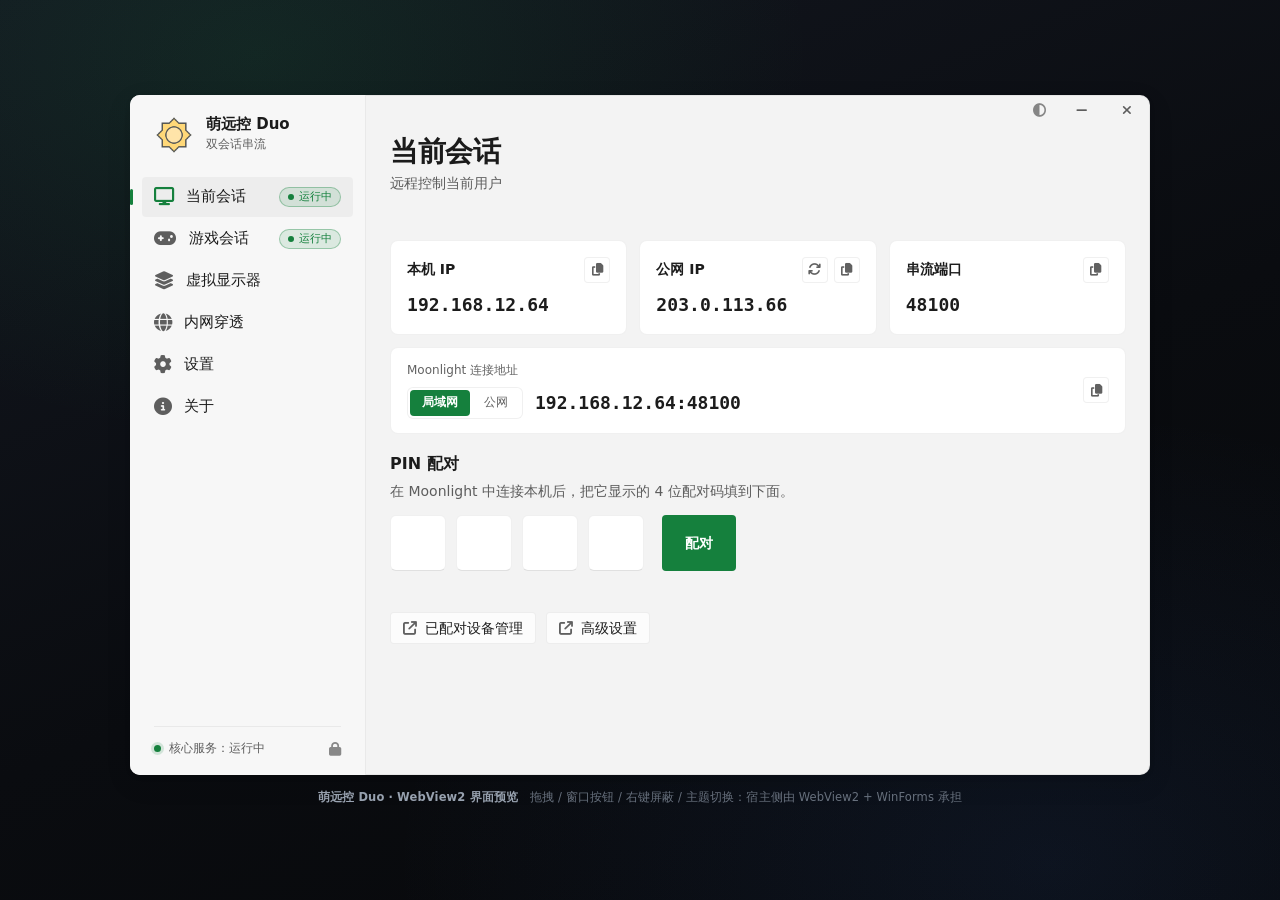
<file: src/trayapp/webui/index.html>
<!doctype html>
<html lang="zh-CN" data-theme="dark">
<head>
<meta charset="utf-8">
<meta name="viewport" content="width=device-width, initial-scale=1">
<title>萌远控 Duo</title>
<style>
/* 图标统一用仓库自带的 Font Awesome 6 Solid，仅 logo 保留图片 */
@font-face{font-family:"FA Solid";src:url("fa-solid-900.woff2") format("woff2");
  font-weight:900;font-style:normal;font-display:block}
.fi{font-family:"FA Solid";font-weight:900;font-style:normal;display:inline-flex;align-items:center;
  justify-content:center;line-height:1;font-size:14px;user-select:none;-webkit-user-select:none}
/* ===================== Fluent 2 / WinUI 3 设计令牌 ===================== */
:root{
  --font-ui:"Segoe UI Variable Text","Segoe UI","Microsoft YaHei UI",system-ui,sans-serif;
  --font-display:"Segoe UI Variable Display","Segoe UI","Microsoft YaHei UI",system-ui,sans-serif;
  --font-mono:"Cascadia Mono","Consolas",monospace;
  --r-win:10px; --r-card:8px; --r-ctl:4px;
  --ease:cubic-bezier(0,0,0,1); --dur:.167s;
  /* ToggleSwitch 令牌（WinUIonWeb theme.css） */
  --toggle-border:rgba(0,0,0,.45); --toggle-thumb:rgba(0,0,0,.61);
  --toggle-on-thumb:#FFFFFF; --toggle-thumb-hover:rgba(0,0,0,.89);
  --fast-duration:100ms; --fast-out-slow-in:cubic-bezier(0,0,0,1);
}
html[data-theme="light"]{
  color-scheme:light;
  --text-primary:rgba(0,0,0,.89);
  --bg:#F3F3F3; --pane:#F7F7F7; --card:#FFFFFF; --card2:#F9F9F9;
  --stroke:rgba(0,0,0,.06); --stroke-2:rgba(0,0,0,.12);
  --text:rgba(0,0,0,.89); --muted:rgba(0,0,0,.62); --faint:rgba(0,0,0,.45);
  --fill:rgba(255,255,255,.70); --fill-hover:rgba(249,249,249,.50);
  --ctrl:#FFFFFF; --subtle:rgba(0,0,0,.0373); --subtle-2:rgba(0,0,0,.0241); --press:rgba(0,0,0,.06);
  --accent:#15803D; --accent-hover:#16A34A; --accent-press:#12632F;
  --accent-soft:rgba(21,128,61,.09); --on-accent:#FFFFFF; --accent-text:#15803D;
  --danger:#C42B1C; --warn:#9D5D00;
  --shadow:0 8px 26px rgba(0,0,0,.11),0 2px 6px rgba(0,0,0,.05);
  --hair:rgba(0,0,0,.06);
  --win-line:rgba(0,0,0,.10);
  --wbtn-hover:rgba(0,0,0,.06); --wbtn-press:rgba(0,0,0,.10);
}
html[data-theme="dark"]{
  color-scheme:dark;
  --text-primary:rgba(255,255,255,.89);
  --toggle-border:rgba(255,255,255,.54); --toggle-thumb:rgba(255,255,255,.79);
  --toggle-on-thumb:#000000; --toggle-thumb-hover:#FFFFFF;
  --bg:#202020; --pane:#252525; --card:#2B2B2B; --card2:#303030;
  --stroke:rgba(255,255,255,.08); --stroke-2:rgba(255,255,255,.16);
  --text:rgba(255,255,255,.89); --muted:rgba(255,255,255,.61); --faint:rgba(255,255,255,.42);
  --fill:rgba(255,255,255,.06); --fill-hover:rgba(255,255,255,.09);
  --ctrl:#242424; --subtle:rgba(255,255,255,.06); --subtle-2:rgba(255,255,255,.04); --press:rgba(255,255,255,.10);
  --accent:#1D9A50; --accent-hover:#22B45C; --accent-press:#17803F;
  --accent-soft:rgba(34,197,94,.12); --on-accent:#FFFFFF; --accent-text:#4ADE80;
  --danger:#F1707B; --warn:#E8A317;
  --shadow:0 14px 38px rgba(0,0,0,.52),0 2px 8px rgba(0,0,0,.36);
  --hair:rgba(255,255,255,.07);
  --win-line:rgba(255,255,255,.16);
  --wbtn-hover:rgba(255,255,255,.12); --wbtn-press:rgba(255,255,255,.16);
}

/* ===================== 去浏览器化基础 ===================== */
*{box-sizing:border-box;margin:0;padding:0}
html,body{height:100%}
body{
  font-family:var(--font-ui);font-size:14px;line-height:1.45;color:var(--text);
  background:#0a0c0f;-webkit-font-smoothing:antialiased;
  user-select:none;-webkit-user-select:none;cursor:default;overflow:hidden;
}
button,input{font:inherit;color:inherit;outline:none;background:none;border:0}
input{cursor:text;user-select:text;-webkit-user-select:text}
img,svg{-webkit-user-drag:none;user-select:none}
::selection{background:var(--accent-soft)}
:focus{outline:none}
:focus-visible{outline:2px solid var(--accent-text);outline-offset:2px}
.drag{-webkit-app-region:drag;app-region:drag}
.nodrag{-webkit-app-region:no-drag;app-region:no-drag}
html.notrans *{transition:none !important}

/* ===================== 预览舞台 ===================== */
.stage{position:fixed;inset:0;display:flex;flex-direction:column;align-items:center;justify-content:center;gap:14px;
  background:
    radial-gradient(900px 620px at 20% 6%,rgba(34,197,94,.10),transparent 62%),
    radial-gradient(1100px 760px at 82% 96%,rgba(70,130,240,.09),transparent 60%),
    linear-gradient(158deg,#131720,#0a0c10 55%,#07080a);
}
.stage-note{font-size:11.5px;color:#69727f;text-align:center;letter-spacing:.01em}
.stage-note b{color:#9aa4b2;font-weight:600}
.reopen{display:none;height:32px;padding:0 16px;border-radius:var(--r-ctl);background:var(--card);
  border:1px solid var(--stroke);color:var(--text);font-size:13px;cursor:default}
.reopen:hover{background:var(--fill-hover)}
.stage.closed .app{display:none}
.stage.closed .reopen{display:inline-flex;align-items:center}

/* ===================== 窗口外壳 ===================== */
.app{position:relative;width:1020px;height:680px;flex:none;display:grid;grid-template-columns:236px 1fr;
  background:var(--bg);border-radius:var(--r-win);box-shadow:inset 0 0 0 1px var(--stroke),var(--shadow);
  overflow:hidden;transform:scale(var(--fit,1));transform-origin:center;
  transition:transform var(--dur) var(--ease),opacity var(--dur) var(--ease)}
.app.min{transform:scale(calc(var(--fit,1) * .94));opacity:0}

/* ===================== NavigationView 风格侧栏 ===================== */
.sidebar{background:var(--pane);border-right:1px solid var(--stroke);
  padding:20px 12px 16px;display:flex;flex-direction:column;gap:22px}
.brand{display:flex;align-items:center;gap:12px;padding-left:12px}
.logo{width:40px;height:40px;flex:none;display:grid;place-items:center}
.logo .fi{font-size:20px}
.logo img{width:100%;height:100%;object-fit:contain}
.brand-name{font-family:var(--font-display);font-size:15px;font-weight:600;line-height:1.2}
.brand-sub{font-size:12px;color:var(--muted);margin-top:3px}
.nav{display:flex;flex-direction:column;gap:2px}
.nav-item{position:relative;display:flex;align-items:center;gap:12px;height:40px;padding:0 12px;
  border-radius:var(--r-ctl);font-size:15px;font-weight:400;color:var(--text);text-align:left;width:100%;
  transition:background var(--dur) var(--ease)}
.nav-item:focus-visible{outline:2px solid var(--text-primary);outline-offset:-2px}
.nav-item .fi{font-size:18px;color:var(--muted);transition:color var(--dur) var(--ease)}
.nav-item:hover{background:var(--subtle-2)}
.nav-item:active{background:var(--subtle)}
.nav-item.on{background:var(--subtle)}
.nav-item.on .fi{color:var(--accent-text)}
.nav-item.on::after{content:"";position:absolute;left:-12px;top:50%;transform:translateY(-50%);
  width:3px;height:16px;border-radius:2px;background:var(--accent)}
.nav-item .pill{margin-left:auto;height:20px;padding:0 8px;font-size:11px;border-radius:10px;gap:5px;font-weight:400}
.nav-item .pill i{width:6px;height:6px}
.side-foot{margin-top:auto;padding:0 12px}
.hair{height:1px;background:var(--hair);margin-bottom:12px}
.svc{display:flex;align-items:center;gap:8px;font-size:12px;color:var(--muted);min-height:20px}
.svc .dot{width:7px;height:7px;border-radius:50%;flex:none;background:var(--muted);
  box-shadow:0 0 0 3px color-mix(in srgb,var(--dotc,var(--muted)) 16%,transparent)}
.svc.ok .dot{background:var(--accent-text);--dotc:var(--accent-text)}
.svc.warn .dot{background:var(--warn);--dotc:var(--warn)}
.svc.bad .dot{background:var(--danger);--dotc:var(--danger)}
.svc .fi{font-size:14px;color:var(--faint);margin-left:auto}

/* ===================== 内容区 ===================== */
.content{position:relative;overflow-y:scroll;overflow-x:hidden;padding:0 24px}
.content::-webkit-scrollbar,.res::-webkit-scrollbar{width:10px;height:10px;background:transparent}
.content::-webkit-scrollbar-track,.res::-webkit-scrollbar-track{background:transparent}
.content::-webkit-scrollbar-button,.res::-webkit-scrollbar-button{display:none;width:0;height:0}
.content::-webkit-scrollbar-corner,.res::-webkit-scrollbar-corner{background:transparent}
.content::-webkit-scrollbar-thumb,.res::-webkit-scrollbar-thumb{
  background:transparent;border:3px solid transparent;background-clip:content-box;border-radius:99px;min-height:32px}
.content.scrolling::-webkit-scrollbar-thumb,.res.scrolling::-webkit-scrollbar-thumb{background:var(--stroke-2)}
.content.scrolling::-webkit-scrollbar-thumb:hover,.res.scrolling::-webkit-scrollbar-thumb:hover{
  background:var(--muted);border:2px solid transparent;background-clip:content-box}
.page{display:none;padding:20px 0 24px}
.page.on{display:block;animation:pageIn .18s var(--ease)}
@keyframes pageIn{from{opacity:0;transform:translateY(5px)}to{opacity:1;transform:none}}
.head{display:flex;align-items:flex-start;gap:16px;margin-bottom:14px;padding-right:92px;
  position:sticky;top:0;z-index:5;background:var(--bg);padding-top:20px;padding-bottom:32px;
  box-shadow:0 1px 0 var(--hair),0 10px 16px -12px var(--shadow)}
.h1{font-family:var(--font-display);font-size:28px;font-weight:600;letter-spacing:-.01em;line-height:1.2}
.sub{font-size:14px;color:var(--muted);margin-top:5px}
.h2{font-size:16px;font-weight:600;line-height:1.3}
.sec{margin-top:20px}
.sec-h{display:flex;align-items:baseline;gap:12px;margin-bottom:10px}
.sec-h .right{margin-left:auto;font-size:12px;color:var(--muted)}
.note{font-size:12px;color:var(--faint);line-height:1.6;margin-top:14px}
.divider{height:1px;background:var(--hair);margin:20px 0}

/* 窗口控件：WinUI caption button */
.winctl{position:absolute;top:0;right:0;z-index:8;display:flex}
.wbtn{width:46px;height:32px;display:grid;place-items:center;color:var(--muted);border-radius:0;
  transition:background var(--dur) var(--ease),color var(--dur) var(--ease)}
.wbtn .fi{font-size:13px}
.wbtn:hover{background:var(--wbtn-hover);color:var(--text)}
.wbtn:active{background:var(--wbtn-press)}
.wbtn.theme{width:38px;color:var(--faint)}
.wbtn.theme.on{color:var(--accent-text);background:var(--accent-soft)}
.wbtn.x:hover{background:#C42B1C;color:#fff}

/* InfoBadge 状态胶囊 */
.pill{display:inline-flex;align-items:center;gap:7px;height:24px;padding:0 10px;border-radius:12px;
  font-size:12px;font-weight:400;flex:none;--pc:var(--muted);
  background:color-mix(in srgb,var(--pc) 12%,transparent);
  border:1px solid color-mix(in srgb,var(--pc) 34%,transparent);color:var(--pc)}
.pill i{width:6px;height:6px;border-radius:50%;background:var(--pc);flex:none}
.pill.ok{--pc:var(--accent-text)} .pill.bad{--pc:var(--danger)} .pill.wait{--pc:var(--warn)}

/* 卡片 */
.card{background:var(--card);border:1px solid var(--stroke);border-radius:var(--r-card);padding:16px;
  transition:background var(--dur) var(--ease)}
.card-t{font-size:14px;font-weight:600;white-space:nowrap}
.card-d{font-size:12px;color:var(--muted);line-height:1.55;margin-top:4px}
.card-top{display:flex;align-items:center;gap:6px;min-height:22px}
.card-top .btn{margin-left:auto}
.card-top .btn-icn:first-of-type{margin-left:auto}
.card-top .btn.sm{padding:0 8px;font-size:12px}
.val{font-family:var(--font-mono);font-size:18px;font-weight:600;letter-spacing:.005em;
  margin-top:11px;user-select:text;-webkit-user-select:text;white-space:nowrap}
.card-top+.val{margin-top:9px}
.status{font-size:12px;color:var(--muted);min-height:17px;margin-top:10px;line-height:1.5}
.status.ok{color:var(--accent-text)} .status.bad{color:var(--danger)} .status.warn{color:var(--warn)}
.grid3{display:grid;grid-template-columns:repeat(3,1fr);gap:12px}
.cols{display:grid;grid-template-columns:1fr 1fr;gap:16px;align-items:start}
.cols>div{display:flex;flex-direction:column;gap:16px}

/* 按钮 */
.btn{display:inline-flex;align-items:center;justify-content:center;gap:8px;height:32px;padding:0 12px;
  border-radius:var(--r-ctl);background:var(--fill);border:1px solid var(--stroke);color:var(--text);
  font-size:14px;white-space:nowrap;
  transition:background var(--dur) var(--ease),border-color var(--dur) var(--ease),transform 80ms var(--ease)}
.btn:hover{background:var(--fill-hover);border-color:var(--stroke-2)}
.btn:active{background:var(--press);transform:scale(.99)}
.btn[disabled]{opacity:.45;pointer-events:none}
.btn .fi{font-size:14px;color:var(--muted)}
.btn.pri{background:var(--accent);border-color:transparent;color:var(--on-accent);font-weight:600}
.btn.pri:hover{background:var(--accent-hover);border-color:transparent}
.btn.pri:active{background:var(--accent-press)}
.btn.pri .fi{color:var(--on-accent)}
.btn.sm{height:26px;padding:0 8px;font-size:12px;border-radius:var(--r-ctl)}
.btn.lg{height:36px;padding:0 20px;font-size:14px}
.btn-icn{display:inline-flex;align-items:center;justify-content:center;width:26px;height:26px;
  padding:0;border-radius:var(--r-ctl);background:var(--fill);border:1px solid var(--stroke);
  font-family:"FA Solid";font-weight:900;font-size:13px;color:var(--muted);
  cursor:pointer;transition:background var(--dur) var(--ease),color var(--dur) var(--ease),
  transform var(--dur) var(--ease)}
.btn-icn:hover{background:var(--fill-hover);color:var(--text)}
.btn-icn[data-a="wan"]:hover{transform:rotate(120deg)}
.btn.blk{width:100%}
.btnrow{display:flex;gap:10px;flex-wrap:wrap}
.btn .fi{transition:transform var(--dur) var(--ease)}

/* TextBox */
.field{display:block}
.field>label{display:block;font-size:12px;color:var(--muted);margin-bottom:6px}
.input{width:100%;height:32px;padding:0 10px;border-radius:var(--r-ctl);background:var(--ctrl);
  border:1px solid var(--stroke);border-bottom-color:var(--stroke-2);font-size:14px;
  transition:border-color var(--dur) var(--ease),box-shadow var(--dur) var(--ease)}
.input:hover{border-color:var(--stroke-2)}
.input:focus{border-color:var(--stroke);box-shadow:inset 0 -2px 0 var(--accent)}
.input.mono{font-family:var(--font-mono);letter-spacing:.02em}
.input::placeholder{color:var(--faint)}

/* ToggleSwitch */
.sw{appearance:none;-webkit-appearance:none;display:flex;align-items:center;gap:14px;width:100%;
  min-height:36px;text-align:left;background:none;border:0;font:inherit;color:inherit;padding:0;cursor:pointer}
.sw-t{font-size:14px}
.sw-d{font-size:12px;color:var(--muted);margin-top:2px;display:block}
.sw .win-switch{margin-left:auto;flex:none;position:relative;display:inline-flex;align-items:center;
  --tx:0px;width:40px;height:20px;border-radius:10px;touch-action:none}
.sw .win-switch .track{position:absolute;inset:0;border-radius:10px;border:1px solid var(--toggle-border);
  background:var(--subtle);transition:all var(--fast-duration) var(--fast-out-slow-in)}
.sw:hover .win-switch .track{border-color:var(--text-primary);background:var(--subtle-2)}
.sw .win-switch .knob{position:absolute;top:0;left:0;width:20px;height:20px;
  transform:translateX(var(--tx));transition:transform var(--fast-duration) var(--fast-out-slow-in)}
.sw .win-switch .thumb{position:absolute;top:50%;left:50%;width:12px;height:12px;border-radius:6px;
  background:var(--toggle-thumb);transform:translate(-50%,-50%) translateX(-.5px);
  transition:width var(--fast-duration) var(--fast-out-slow-in),height var(--fast-duration) var(--fast-out-slow-in),
  background var(--fast-duration) var(--fast-out-slow-in)}
.sw:hover .win-switch .thumb{width:14px;height:14px;border-radius:7px;background:var(--toggle-thumb-hover)}
.sw .win-switch.is-on .track{background:var(--accent);border-color:transparent}
.sw:hover .win-switch.is-on .track{background:var(--accent-hover)}
.sw .win-switch.is-on .thumb{background:var(--toggle-on-thumb)}
.sw:hover .win-switch.is-on .thumb{background:var(--toggle-on-thumb)}
.sw .win-switch.is-pressed .knob,.sw .win-switch.dragging .knob{transition:none}
.sw .win-switch.is-pressed:not(.is-on) .thumb,.sw .win-switch.dragging:not(.is-on) .thumb{
  width:17px;height:14px;border-radius:7px;background:var(--toggle-thumb-hover);
  transform:translate(-50%,-50%) translateX(1.5px);transition:none}
.sw .win-switch.is-pressed.is-on .thumb,.sw .win-switch.dragging.is-on .thumb{
  width:17px;height:14px;border-radius:7px;background:var(--toggle-on-thumb);
  transform:translate(-50%,-50%) translateX(-1.5px);transition:none}
.sw .win-switch.is-pressed:not(.is-on) .track,.sw .win-switch.dragging:not(.is-on) .track{
  border-color:var(--toggle-border);background:var(--press)}
.sw .win-switch.is-pressed.is-on .track,.sw .win-switch.dragging.is-on .track{background:var(--accent-press)}
.sw:focus-visible{outline:2px solid var(--text-primary);outline-offset:2px}

/* SelectorBar / 主题切换 */
.seg{display:inline-flex;gap:2px;padding:2px;border-radius:6px;background:var(--fill);border:1px solid var(--stroke)}
.seg button{height:26px;padding:0 12px;border-radius:var(--r-ctl);font-size:12px;color:var(--muted);
  transition:background var(--dur) var(--ease),color var(--dur) var(--ease)}
.seg button:hover{color:var(--text);background:var(--fill-hover)}
.seg button.on{background:var(--accent);color:var(--on-accent);font-weight:600}
.seg button.on:hover{background:var(--accent-hover)}

/* 模式选择卡片 */
.modes{display:grid;grid-template-columns:repeat(3,1fr);gap:12px}
.mode{padding:18px 14px 16px;border-radius:var(--r-card);background:var(--card);border:1px solid var(--stroke);
  text-align:center;transition:background var(--dur) var(--ease),border-color var(--dur) var(--ease),box-shadow var(--dur) var(--ease)}
.mode .mode-ic{position:relative;display:inline-flex;width:40px;height:40px;margin:0 auto 12px;align-items:center;justify-content:center;color:var(--muted);transition:color var(--dur) var(--ease)}
.mode .mode-ic>.fi:not(.mode-badge){font-size:40px;width:40px;height:40px}
.mode .mode-ic>.mode-badge{position:absolute;right:-12px;bottom:-6px;font-size:15px;width:26px;height:26px;
  display:inline-flex;align-items:center;justify-content:center;border-radius:50%;
  background:var(--card);border:2px solid var(--accent-text);color:var(--accent-text)}
.mode b{display:block;font-size:14px;font-weight:600}
.mode span:not(.fi){display:block;font-size:12px;color:var(--muted);line-height:1.55;margin-top:6px}
.mode:hover{background:var(--card2)}
.mode:active{transform:scale(.995)}
.mode.on{background:var(--accent-soft);border-color:var(--accent);box-shadow:inset 0 0 0 1px var(--accent)}
.mode.on .mode-ic,.mode.on .mode-ic>.fi,.mode.on b{color:var(--accent-text)}

/* 地址条 */
.addr{display:flex;align-items:center;gap:16px;padding:14px 16px;margin-top:12px}
.addr .k{font-size:12px;color:var(--muted)}
.addr .addr-row{display:flex;align-items:center;gap:12px;margin-top:8px;flex-wrap:wrap}
.addr .addr-row .seg{margin-top:0}
.addr .addr-row .v{margin-top:0}
.addr .v{font-family:var(--font-mono);font-size:18px;font-weight:600;margin-top:3px;
  user-select:text;-webkit-user-select:text}
.addr .btn{margin-left:auto}
.addr .btn-icn{margin-left:auto}

/* PIN */
.pairrow{display:flex;align-items:center;gap:18px;margin-top:14px}
.pairrow .btn{height:56px;padding:0 22px}
.pin{display:flex;gap:10px}
.pin input{width:56px;height:56px;text-align:center;border-radius:6px;background:var(--ctrl);
  border:1px solid var(--stroke);border-bottom-color:var(--stroke-2);font-family:var(--font-mono);
  font-size:24px;font-weight:600;transition:border-color var(--dur) var(--ease),box-shadow var(--dur) var(--ease),background var(--dur)}
.pin input:hover{border-color:var(--stroke-2)}
.pin input:focus{border-color:var(--stroke);box-shadow:inset 0 -2px 0 var(--accent)}
.pin input.has{background:var(--accent-soft);border-color:var(--accent);color:var(--accent-text)}

/* ListView 分辨率 */
.res{border:1px solid var(--stroke);border-radius:var(--r-card);overflow:hidden;background:var(--card);
  max-height:252px;overflow-y:auto}
.res-row{display:flex;align-items:center;gap:10px;height:40px;padding:0 14px;
  border-bottom:1px solid var(--hair);font-family:var(--font-mono);font-size:13px;
  transition:background var(--dur) var(--ease),color var(--dur) var(--ease)}
.res-row:last-child{border-bottom:0}
.res-row:hover{background:var(--subtle-2)}
.res-row.sel{background:var(--accent-soft);color:var(--accent-text)}
.res-row .idx{font-family:var(--font-ui);font-size:11px;color:var(--faint);width:14px}
.res-row.sel .idx{color:var(--accent-text)}
.res-row .tag{margin-left:auto;font-family:var(--font-ui);font-size:11px;font-weight:600;color:var(--accent-text)}
.empty{padding:26px 14px;text-align:center;font-size:12px;color:var(--faint)}
.res-side{display:flex;flex-direction:column;gap:10px}
.res-side .btnrow{display:grid;grid-template-columns:1fr 1fr;gap:10px}

/* 关于 */
.ident{display:flex;align-items:center;gap:12px;margin-top:20px}
.ident .logo{width:56px;height:56px}
.ident .logo .fi{font-size:24px}
.ident .logo img{width:100%;height:100%;object-fit:contain}
.ident-name{font-family:var(--font-display);font-size:28px;font-weight:600;line-height:1.2}
.ident-ver{font-size:12px;color:var(--muted);margin-top:5px}
.upd-dot{display:inline-block;width:8px;height:8px;border-radius:50%;background:var(--danger);
  margin-left:8px;vertical-align:1px;box-shadow:0 0 0 3px color-mix(in srgb,var(--danger) 18%,transparent)}
.nav-item .upd-dot{margin-left:auto;flex:none}
.kv{display:flex;flex-direction:column;gap:4px}
.kv .k{font-size:12px;color:var(--faint)}
.kv .v2{font-size:14px}
.kv .v3{font-family:var(--font-mono);font-size:12px;color:var(--muted);margin-top:2px}

/* InfoBar 提示 */
.toast{position:absolute;left:50%;bottom:20px;z-index:9;transform:translate(-50%,10px);
  display:flex;align-items:center;gap:9px;min-height:36px;padding:0 14px;border-radius:6px;
  background:var(--card);border:1px solid var(--stroke-2);box-shadow:0 10px 30px rgba(0,0,0,.28);
  font-size:13px;opacity:0;pointer-events:none;
  transition:opacity var(--dur) var(--ease),transform var(--dur) var(--ease)}
.toast.on{opacity:1;transform:translate(-50%,0)}
.toast .fi{font-size:15px;color:var(--accent-text)}
.toast.err .fi{color:var(--danger)}

/* 布局工具 */
.split{display:grid;grid-template-columns:1.05fr .95fr;gap:16px;align-items:start}
.row2{display:grid;grid-template-columns:1fr 1fr;gap:12px}
.stack{display:flex;flex-direction:column;gap:10px}
.mt{margin-top:14px}
.mt16{margin-top:16px}
.mt22{margin-top:22px}
.grow{flex:1}
.cap{font-size:12px;color:var(--muted)}
.between{display:flex;align-items:center;gap:16px}
.card .svc{font-size:13px;color:var(--text)}

/* ===================== 宿主模式 ===================== */
html.hosted,html.hosted body{width:100%;height:100%;background:var(--bg);overflow:hidden}
html.hosted .stage{position:static;display:block;background:transparent;gap:0}
html.hosted .app{width:100vw;height:100vh;border-radius:8px;
  box-shadow:inset 0 0 0 1px var(--win-line);--fit:1;transform:none}
html.hosted .stage-note,html.hosted .reopen{display:none}

@media (prefers-reduced-motion:reduce){*{animation:none !important;transition:none !important}}
</style>
</head>
<body>
<div class="stage" id="stage">
  <div class="app" id="app"></div>
  <p class="stage-note" id="stageNote"></p>
  <button class="reopen" id="reopen">重新打开界面</button>
</div>
<script>
"use strict";
const $=(s,r=document)=>r.querySelector(s);
const $$=(s,r=document)=>Array.from(r.querySelectorAll(s));
const wait=ms=>new Promise(r=>setTimeout(r,ms));
/* 图标一律用 Font Awesome 6 Solid 字形；映射值取自仓库内 fa-solid-900.ttf 的 cmap */
const ICON={
  monitor:"",gamepad:"",stack:"",gear:"",info:"",
  display:"",clone:"",eye:"",expand:"",lock:"",
  ext:"",plus:"",trash:"",target:"",save:"",
  globe:"\uf0ac",
  min:"",x:"",check:"",
  sun:"\uf185",moon:"\uf186",auto:"\uf042",
};
const ic=(n,cls="")=>`<span class="fi ${cls}" aria-hidden="true">${ICON[n]||""}</span>`;
const THEME_ICON={
  light:{icon:"sun",label:"浅色"},
  dark:{icon:"moon",label:"深色"},
  system:{icon:"auto",label:"自动"},
};
const THEME_ORDER=["system","light","dark"];
const esc=s=>String(s).replace(/[&<>"']/g,c=>({"&":"&amp;","<":"&lt;",">":"&gt;",'"':"&quot;","'":"&#39;"}[c]));

/* ===================== 宿主 RPC ===================== */
const HOSTED=!!(window.chrome&&window.chrome.webview);
if(HOSTED)document.documentElement.classList.add("hosted");
let rpcSeq=0;
const RPC=new Map();
function call(method,args={}){
  if(!HOSTED)return Promise.reject(new Error("预览模式无宿主"));
  return new Promise((ok,fail)=>{
    const id=++rpcSeq;
    RPC.set(id,{ok,fail});
    window.chrome.webview.postMessage({id,method,args});
  });
}
async function remote(method,args){
  try{return await call(method,args);}catch(e){toast(e.message,false);throw e;}
}
if(HOSTED){
  window.addEventListener("error",e=>call("log",{message:"UI error: "+e.message}));
  window.addEventListener("unhandledrejection",e=>call("log",{message:"UI reject: "+(e.reason&&e.reason.message||e.reason)}));
  window.__sdReply=m=>{
    const p=RPC.get(m.id);
    if(!p)return;
    RPC.delete(m.id);
    m.ok?p.ok(m.result):p.fail(new Error(m.error||"调用失败"));
  };
  window.__sdEvent=m=>onEvent(m.event,m.data);
  window.chrome.webview.addEventListener("message",e=>{
    const m=e.data;
    if(!m)return;
    if(m.id!==undefined&&m.method===undefined)window.__sdReply(m);
    else if(m.event)window.__sdEvent(m);
  });
}

const NAV=[
  {id:"console",t:"当前会话",i:"monitor"},
  {id:"game",t:"游戏会话",i:"gamepad"},
  {id:"vda",t:"虚拟显示器",i:"stack"},
  {id:"tunnel",t:"内网穿透",i:"globe"},
  {id:"settings",t:"设置",i:"gear"},
  {id:"about",t:"关于",i:"info"},
];
const MODES=[
  {id:"mirror",t:"镜像",d:"显示器和远程<br>显示同样内容",i:"display",b:"clone"},
  {id:"only",t:"独占",d:"关闭显示器<br>只在远程设备显示",i:"display",b:"eye"},
  {id:"extend",t:"扩展",d:"将远程设备<br>作为扩展屏",i:"display",b:"expand"},
];

/* 预览时的默认值；宿主模式由 C# 下发真实快照 */
const QS=new URLSearchParams(location.search);
const THEME_PARAM=QS.get("theme");
let state={
  theme:THEME_PARAM||localStorage.getItem("sd.theme")||"system",
  page:QS.get("page")||"console",
  net:{lan:"192.168.12.64",wan:"203.0.113.66"},
  addrMode:{},
  sessions:{
    console:{id:"console",name:"当前会话",sub:"远程控制当前用户",stream:48100,web:48101},
    game:{id:"game",name:"游戏会话",sub:"远程控制独立运行游戏的用户",stream:48200,web:48201},
  },
  vda:{mode:"only",aw:1440,ah:648,sel:-1,busy:false,
    list:["2560x1080@60","1280x720@60","1920x1080@60","1920x1200@60","1440x648@60","1440x648@90"]},
  core:{cport:48100,gport:48200,autoStart:true,ralt:false,raltl:true,hideCursor:false,
    service:"运行中",user:"sunshine"},
  tunnel:{enabled:false,network:"",secretSet:false,running:false,pid:0,managed:false,
    exeExists:true,exe:"",machine:"",serverMode:"public",
    defaultServer:"tcp://easytier.zcm.cloudns.ch:11010",peers:[],ipv4:"",tcpHolePunch:false,
    virtualIp:"",publicIp:""},
  tunnelAdv:false,
  update:{has:false,remote:"",local:""},
};

/* ===================== 模板 ===================== */
function sidebarHTML(){
  return `<aside class="sidebar drag">
    <div class="brand">
      <div class="logo"><img src="sun.png" alt="Sunshine" class="logo-img"></div>
      <div>
        <div class="brand-name">萌远控 Duo</div>
        <div class="brand-sub">双会话串流</div>
      </div>
    </div>
    <nav class="nav nodrag">
      ${NAV.map(n=>`<button class="nav-item${n.id===state.page?" on":""}" data-a="nav" data-nav="${n.id}">${ic(n.i)}<span>${n.t}</span>${n.id==="console"||n.id==="game"?`<span class="pill ok" id="pill-${n.id}"><i></i><span id="pillText-${n.id}">运行中</span></span>`:n.id==="tunnel"?`<span class="pill ok nodrag" id="pill-tunnel" style="display:none"><i></i>运行中</span>`:n.id==="about"?`<span class="upd-dot" id="upd-nav-dot" style="display:${(state.update&&state.update.has)?"":"none"}" title="有新版本"></span>`:""}</button>`).join("")}
    </nav>
    <div class="side-foot nodrag">
      <div class="hair"></div>
      <div class="svc" id="svcSide"><span class="dot"></span><span id="svcText"></span>${ic("lock")}</div>
    </div>
  </aside>`;
}

function infoCard(o){
  const ICN={copy:"\uF0C5",wan:"\uF021"};
  return `<div class="card">
    <div class="card-top">
      <span class="card-t" id="t-${o.id}">${o.title}</span>
      ${o.acts.map(a=>`<button class="btn-icn" id="b-${a[0]}-${o.id}" data-a="${a[0]}"${a[2]?` data-src="${a[2]}"`:""} aria-label="${a[1]}">${ICN[a[0]]||a[1]}</button>`).join("")}
    </div>
    ${o.hint?`<p class="card-d" id="h-${o.id}">${o.hint}</p>`:""}
    <p class="val" id="${o.id}">${esc(o.value)}</p>
  </div>`;
}

function sessionHTML(s){
  return `<section class="page${s.id===state.page?" on":""}" data-page="${s.id}">
    <div class="head drag">
      <div class="grow">
        <h1 class="h1">${s.name}</h1>
        <p class="sub">${s.sub}</p>
      </div>
    </div>

    <div class="grid3 nodrag">
      ${infoCard({title:"本机 IP",value:state.net.lan,id:`v-lan-${s.id}`,
        acts:[["copy","复制",`v-lan-${s.id}`]]})}
      ${infoCard(tunnelOn()
        ?{title:"虚拟 IP",value:state.tunnel.virtualIp||"等待连接…",id:`v-wan-${s.id}`,
          acts:[["copy","复制",`v-wan-${s.id}`]]}
        :{title:"公网 IP",value:state.net.wan,id:`v-wan-${s.id}`,
          acts:[["wan","刷新",`v-wan-${s.id}`],["copy","复制",`v-wan-${s.id}`]]})}
      ${infoCard({title:"串流端口",value:s.stream,id:`v-port-${s.id}`,
        acts:[["copy","复制",`v-port-${s.id}`]]})}
    </div>

    <div class="card addr nodrag">
      <div>
        <div class="k">Moonlight 连接地址</div>
        <div class="addr-row">
          <div class="seg">
            <button data-a="addr-mode" data-mode="lan" data-sid="${s.id}"${(s.addrMode||"lan")==="lan"?' class="on"':""}>局域网</button>
            <button data-a="addr-mode" data-mode="wan" data-sid="${s.id}"${(s.addrMode||"lan")==="wan"?' class="on"':""}>${tunnelOn()?"内网穿透":"公网"}</button>
          </div>
          <div class="v" id="v-addr-${s.id}">${addrValue(s.id)}</div>
        </div>
      </div>
      <button class="btn-icn" data-a="copy" data-src="v-addr-${s.id}" aria-label="复制">\uF0C5</button>
    </div>

    <div class="sec nodrag">
      <h2 class="h2">PIN 配对</h2>
      <p class="sub" style="margin-top:6px">在 Moonlight 中连接本机后，把它显示的 4 位配对码填到下面。</p>
      <div class="pairrow">
        <div class="pin" id="pin-${s.id}">
          ${[0,1,2,3].map(i=>`<input class="pinbox" data-sid="${s.id}" inputmode="numeric" autocomplete="off" maxlength="1" aria-label="配对码第 ${i+1} 位">`).join("")}
        </div>
        <button class="btn pri lg" data-a="pair" data-sid="${s.id}">配对</button>
      </div>
      <p class="status" id="pairStatus-${s.id}"></p>
      <div class="btnrow mt">
        <button class="btn" data-a="web" data-sid="${s.id}" data-path="/pin#PIN">${ic("ext")}已配对设备管理</button>
        <button class="btn" data-a="web" data-sid="${s.id}" data-path="/config">${ic("ext")}高级设置</button>
      </div>
    </div>
  </section>`;
}

function vdaHTML(){
  return `<section class="page${state.page==="vda"?" on":""}" data-page="vda">
    <div class="head drag">
      <div class="grow">
        <h1 class="h1">虚拟显示器</h1>
        <p class="sub">虚拟屏工作模式与分辨率 · 仅作用于当前会话</p>
      </div>
    </div>

    <div class="sec-h"><h2 class="h2">工作模式</h2></div>
    <div class="modes nodrag">
      ${MODES.map(m=>`<button class="mode${m.id===state.vda.mode?" on":""}" data-a="mode" data-mode="${m.id}"><span class="mode-ic">${ic(m.i)}<span class="fi mode-badge">${ICON[m.b]||""}</span></span><b>${m.t}</b><span>${m.d}</span></button>`).join("")}
    </div>
    <p class="status" id="modeStatus"></p>

    <div class="divider"></div>

    <div class="sec-h">
      <h2 class="h2">分辨率</h2>
      <span class="right" id="resActive">当前活动：${state.vda.aw} × ${state.vda.ah}</span>
    </div>
    <div class="split nodrag">
      <div class="res" id="resList"></div>
      <div class="res-side">
        <input class="input mono" id="resInput" placeholder="2560x1440@60" autocomplete="off" aria-label="新增分辨率">
        <div class="btnrow">
          <button class="btn" data-a="res-add">${ic("plus")}添加</button>
          <button class="btn" data-a="res-del">${ic("trash")}删除所选</button>
        </div>
        <button class="btn blk" data-a="res-active">${ic("target")}设为活动分辨率</button>
        <button class="btn pri blk" data-a="res-save">${ic("save")}保存分辨率列表</button>
        <p class="note">格式：宽x高@刷新率，例如 2560x1440@60。<br>双击列表项也可设为活动。</p>
      </div>
    </div>
    <p class="status" id="resStatus"></p>
    <p class="note">工作模式切换会立即调整显示拓扑；分辨率在下一场串流建立时生效。</p>
  </section>`;
}

function tunnelOn(){return !!(state.tunnel.enabled||state.tunnel.running);}
function addrValue(sid){
  const s=state.sessions[sid], mode=state.addrMode[sid]||"lan";
  if(mode==="wan")return (tunnelOn()?(state.tunnel.virtualIp||state.net.wan):state.net.wan)+":"+s.stream;
  return state.net.lan+":"+s.stream;
}

function advancedHTML(t){
  const custom=t.serverMode==="custom";
  const manual=!!t.ipv4;
  return `<div class="sec-h" style="margin-top:2px"><h2 class="h2">服务器</h2></div>
    <div class="seg" id="etServerSeg">
      <button data-a="et-server" data-v="public" class="${custom?"":"on"}">公共服务器</button>
      <button data-a="et-server" data-v="custom" class="${custom?"on":""}">指定</button>
    </div>
    <div id="etPeerWrap" style="${custom?"":"display:none;margin-top:12px"}">
      <input class="input mono" id="etPeers" value="${esc((t.peers||[]).join("，"))}" placeholder="tcp://host:11010，多个用逗号分隔" autocomplete="off" aria-label="节点地址">
    </div>
    <p class="card-d" id="etJoinHint" style="${custom?"display:none":""};margin-top:10px">默认公共服务器：${esc(t.defaultServer||"tcp://easytier.zcm.cloudns.ch:11010")}</p>
    <div class="sec-h" style="margin-top:18px"><h2 class="h2">虚拟 IP 地址</h2></div>
    <div class="seg" id="etIpSeg">
      <button data-a="et-ip" data-v="dhcp" class="${manual?"":"on"}">自动（DHCP）</button>
      <button data-a="et-ip" data-v="manual" class="${manual?"on":""}">手动</button>
    </div>
    <div id="etIpWrap" style="${manual?"margin-top:12px":"display:none;margin-top:12px"}">
      <input class="input mono" id="etIpv4" value="${esc(t.ipv4||"")}" placeholder="10.126.126.8" autocomplete="off" aria-label="手动 IP">
    </div>
    <p class="note" style="margin-top:8px">自动模式由内网穿透分配（10.126.126.0/24 起）。</p>
    <div class="mt16">${swHTML("etTcp","使用 TCP 打洞",t.tcpHolePunch)}</div>`;
}

function tunnelHTML(){
  const t=state.tunnel;
  const adv=state.tunnelAdv;
  return `<section class="page${state.page==="tunnel"?" on":""}" data-page="tunnel">
    <div class="seg nodrag" style="position:absolute;top:44px;right:24px;z-index:6"><button data-a="et-level" data-v="0" class="${adv?"":"on"}">标准</button><button data-a="et-level" data-v="1" class="${adv?"on":""}">高级</button></div>
    <div class="head drag">
      <div class="grow">
        <h1 class="h1">内网穿透</h1>
        <p class="sub">通过 P2P 技术使用萌远控</p>
      </div>
    </div>

    <div class="split nodrag">
      <div>
        <div class="card">
          <div class="card-t">内网穿透</div>
          <p class="card-d">对端设备安装 EasyTier 并加入相同网络后，可经虚拟 IP 互访。</p>
          <div class="mt">${swHTML("etEnabled","启用内网穿透",t.enabled)}</div>
          <div class="stack mt16">
            <div class="field"><label for="etNet">网络名称</label><input class="input" id="etNet" value="${esc(t.network)}" placeholder="${esc(t.machine||"留空使用计算机名")}" autocomplete="off"></div>
            <div class="field"><label for="etSecret">网络密钥</label><input class="input" id="etSecret" type="password" autocomplete="new-password" placeholder="${t.secretSet?"已设置，留空不修改":"留空为无密钥"}"></div>
          </div>
          <div class="mt"><button class="btn pri" data-a="et-save">${ic("save")}保存并应用</button></div>
          <p class="status" id="etStatus"></p>
        </div>
      </div>
      <div>
        <div class="card">
          <div class="card-top"><span class="card-t">虚拟 IP</span>
            <button class="btn-icn" data-a="copy" data-src="etVip" aria-label="复制">\uF0C5</button></div>
          <p class="val" id="etVip">—</p>
          <div class="divider" style="margin:14px 0 12px"></div>
          <div style="font-size:12px;color:var(--muted)">中转服务器</div>
          <p class="val" id="etServer" style="font-size:14px;margin-top:6px">—</p>
        </div>
        <div id="etAdv" class="card mt16" style="${adv?"":"display:none"}">${advancedHTML(t)}</div>
      </div>
    </div>

    <div class="btnrow" style="margin-top:18px">
      <button class="btn" data-a="ext-link" data-url="https://github.com/qiin2333/moonlight-vplus/releases">${ic("ext")}Moonlight V+</button>
      <button class="btn" data-a="ext-link" data-url="https://easytier.cn/guide/download.html">${ic("ext")}EasyTier 客户端</button>
    </div>
  </section>`;
}

function swHTML(key,label,on){
  return `<button class="sw" type="button" role="switch" data-a="sw" data-key="${key}" aria-checked="${!!on}">
    <span class="sw-t">${label}</span>
    <span class="win-switch${on?" is-on":""}" style="--tx:${on?20:0}px"><span class="track"></span><span class="knob"><span class="thumb"></span></span></span>
  </button>`;
}

function settingsHTML(){
  const c=state.core;
  return `<section class="page${state.page==="settings"?" on":""}" data-page="settings">
    <div class="head drag">
      <div class="grow">
        <h1 class="h1">设置</h1>
        <p class="sub">会话端口、启动项、账号与维护工具集中在这里。</p>
      </div>
    </div>

    <div class="cols nodrag">
      <div>
        <div class="card">
          <div class="card-t">串流端口</div>
          <p class="card-d">指定当前会话和游戏会话的串流端口，两者需相距超过50。</p>
          <div class="row2 mt">
            <div class="field"><label for="p-c">当前会话串流端口</label><input class="input mono" id="p-c" value="${c.cport}" autocomplete="off"></div>
            <div class="field"><label for="p-g">游戏会话串流端口</label><input class="input mono" id="p-g" value="${c.gport}" autocomplete="off"></div>
          </div>
          <div class="mt"><button class="btn" data-a="ports-save">保存端口</button></div>
          <p class="status" id="portStatus"></p>
        </div>

        <div class="card">
          <div class="card-t">启动</div>
          <div class="mt">${swHTML("autoStart","登录 Windows 时自动启动托盘",c.autoStart)}</div>
        </div>

        <div class="card">
          <div class="card-t">键盘与鼠标</div>
          <p class="card-d">仅作用于当前会话桌面；勾选即生效，无需重启。</p>
          <div class="stack mt">
            ${swHTML("ralt","R-Alt 替代 Win",c.ralt)}
            ${swHTML("raltl","R-Alt+L 替代 Win+L",c.raltl)}
            ${swHTML("hideCursor","串流期间隐藏系统鼠标指针",c.hideCursor)}
          </div>
          <p class="status" id="hkStatus"></p>
        </div>
      </div>

      <div>
        <div class="card">
          <div class="card-t">串流设置密码</div>
          <p class="card-d">修改串流管理后台的用户名和密码。</p>
          <div class="stack mt">
            <div class="field"><label for="c-user">用户名</label><input class="input" id="c-user" value="${esc(c.user)}" autocomplete="off"></div>
            <div class="field"><label for="c-pass">新密码</label><input class="input" id="c-pass" type="password" autocomplete="new-password"></div>
            <div class="field"><label for="c-confirm">确认新密码</label><input class="input" id="c-confirm" type="password" autocomplete="new-password"></div>
          </div>
          <div class="mt"><button class="btn pri" data-a="cred-apply">应用并重启会话</button></div>
          <p class="status" id="credStatus"></p>
        </div>

        <div class="card">
          <div class="card-t">服务与维护</div>
          <div class="svc mt" id="svcCard"><span class="dot"></span><span id="svcCardText"></span></div>
          <div class="mt"><button class="btn" data-a="svc-toggle" id="svcBtn">启动服务</button></div>
          <div class="btnrow mt">
            <button class="btn" data-a="restart" data-id="console" data-name="当前会话">重启当前会话</button>
            <button class="btn" data-a="restart" data-id="game" data-name="游戏会话">重启游戏会话</button>
          </div>
          <p class="status" id="svcStatus"></p>
        </div>
      </div>
    </div>
  </section>`;
}

function aboutHTML(){
  const u=state.update||{};
  return `<section class="page${state.page==="about"?" on":""}" data-page="about">
    <div class="head drag">
      <div class="grow">
        <h1 class="h1">关于</h1>
        <p class="sub">来自萌艺科技的双会话远程控制软件</p>
      </div>
    </div>

    <div class="ident nodrag">
      <div class="logo"><img src="sun.png" alt="Sunshine"></div>
      <div>
        <div class="ident-name">萌远控 Duo</div>
        <div class="ident-ver">版本号 v${esc(u.local||"1.0.0")}${u.has?`<span class="upd-dot" title="有新版本 v${esc(u.remote)}"></span>`:""}</div>
        ${u.has?`<button class="btn" data-a="run-update" style="margin-top:8px">${ic("ext")}发现新版本 v${esc(u.remote)}，点击更新</button>`:""}
      </div>
    </div>

    <div class="card between nodrag mt22">
      <div class="kv">
        <span class="k">作者</span>
        <span class="v2">苏羽茜工作室（xRetia Labs.）</span>
        <span class="v3">GitHub · xRetia/Sunshine-Duo</span>
      </div>
      <button class="btn" data-a="homepage" style="margin-left:auto">${ic("ext")}打开项目主页</button>
    </div>

    <p class="note mt22">本工具只管理本机串流服务，不收集、不上传任何数据。</p>
  </section>`;
}
/* ===================== 宿主事件 ===================== */
function applySnapshot(s){
  state={...state,...s,
    net:{...state.net,...(s.net||{})},
    sessions:{...state.sessions,...(s.sessions||{})},
    core:{...state.core,...(s.core||{})},
    vda:{...state.vda,...(s.vda||{})}};
  if(s.sessions)for(const x of Object.values(s.sessions))state.sessions[x.id]=x;
  render();
  applyTheme(state.theme);
  if(s.page)navigate(s.page);
  if(s.focusPin){const f=document.querySelector("#pin-console input");if(f)f.focus();}
  if(s.consoleEnabled===false||s.gameEnabled===false){
    $$('.nav-item').forEach(b=>{
      if((s.consoleEnabled===false&&["console","vda"].includes(b.dataset.nav))||
         (s.gameEnabled===false&&b.dataset.nav==="game")) b.style.display="none";
    });
    if(s.consoleEnabled===false){const el=$("#p-c");if(el)el.closest(".field").style.display="none";}
    if(s.gameEnabled===false){const el=$("#p-g");if(el)el.closest(".field").style.display="none";}
    $$('[data-a="restart"]').forEach(b=>{
      const id=b.dataset.id;
      if((id==="console"&&s.consoleEnabled===false)||(id==="game"&&s.gameEnabled===false))b.style.display="none";
    });
  }
}

function onEvent(name,data){
  if(name==="session"){
    for(const [id,up] of Object.entries(data||{})){
      const pill=$("#pill-"+id);
      if(!pill)continue;
      pill.className="pill nodrag "+(up===true?"ok":up===false?"bad":"wait");
      $("#pillText-"+id).textContent=up===true?"运行中":up===false?"未运行":"检测中";
    }
    return;
  }
  if(name==="service"){state.core.service=data;renderService();return;}
  if(name==="tunnel"){applyTunnel(data||{});return;}
  if(name==="wan"){
    state.net.wan=data;
    if(tunnelOn())return;
    $$('.val[id^="v-wan-"]').forEach(el=>{el.textContent=data});
    return;
  }
  if(name==="navigate"){navigate(data);return;}
  if(name==="focusPair"){
    navigate("console");
    const first=document.querySelector("#pin-console input");
    if(first)first.focus();
    return;
  }
  if(name==="theme"){applyTheme(data);return;}
}

async function pollRemote(){
  while(HOSTED){
    await wait(2500);
    try{
      const s=await call("poll");
      onEvent("session",s.sessions);
      onEvent("service",s.service);
      if(s.wan)onEvent("wan",s.wan);
    }catch{}
  }
}

/* ===================== 渲染 ===================== */
const RES_RE=/^\d{2,5}x\d{2,5}@\d{2,3}$/;
const SIZE_RE=/^(\d+)x(\d+)/;
const lightMQ=matchMedia("(prefers-color-scheme: light)");

function render(){
  $("#app").innerHTML=sidebarHTML()
    +`<main class="content">`
      +sessionHTML(state.sessions.console)
      +sessionHTML(state.sessions.game)
      +vdaHTML()
      +tunnelHTML()
      +settingsHTML()
      +aboutHTML()
    +`</main>`
    +`<div class="winctl nodrag">
        <button class="wbtn theme" data-a="cycleTheme" id="themeBtn" aria-label="主题"></button>
        <button class="wbtn" data-a="min" aria-label="最小化">${ic("min")}</button>
        <button class="wbtn x" data-a="close" aria-label="关闭">${ic("x")}</button>
      </div>
      <div class="toast" id="toast"><span id="toastIcon"></span><span id="toastText"></span></div>`;
  $("#stageNote").innerHTML=
    "<b>萌远控 Duo · WebView2 界面预览</b>　拖拽 / 窗口按钮 / 右键屏蔽 / 主题切换：宿主侧由 WebView2 + WinForms 承担";
  resRows();
  renderService();
  renderTunnel();
  fit();
}

function navigate(id){
  state.page=id;
  $$(".nav-item").forEach(b=>b.classList.toggle("on",b.dataset.nav===id));
  $$(".page").forEach(p=>p.classList.toggle("on",p.dataset.page===id));
  $(".content").scrollTop=0;
}

const resolveTheme=m=>m==="light"?"light":m==="dark"?"dark":(lightMQ.matches?"light":"dark");
function applyTheme(mode){
  state.theme=mode;
  if(!HOSTED&&!THEME_PARAM)localStorage.setItem("sd.theme",mode);
  const root=document.documentElement;
  root.classList.add("notrans");
  root.dataset.theme=resolveTheme(mode);
  void root.offsetHeight;
  requestAnimationFrame(()=>root.classList.remove("notrans"));
  /* 页面隐藏时 rAF 不会触发（WebView2 最小化也是），补一个定时器兜底 */
  setTimeout(()=>root.classList.remove("notrans"),120);
  const btn=$("#themeBtn");
  if(btn){
    const cur=THEME_ICON[mode]||THEME_ICON.system;
    btn.innerHTML=ic(cur.icon);
    btn.setAttribute("aria-label",cur.label);
    btn.title=cur.label;
  }
}

function toast(text,ok=true){
  $("#toastIcon").innerHTML=ic(ok?"check":"info");
  $("#toastText").textContent=text;
  const t=$("#toast");
  t.classList.toggle("err",!ok);
  t.classList.add("on");
  clearTimeout(toast._t);
  toast._t=setTimeout(()=>t.classList.remove("on"),1900);
}

function setStatus(el,text,kind){
  if(!el)return;
  el.className="status"+(kind?" "+kind:"");
  el.textContent=text;
}

const SVC_KIND={"运行中":"ok","启动中":"warn","停止中":"warn"};
function renderService(){
  const s=state.core.service, kind=SVC_KIND[s]||"bad";
  $("#svcSide").className="svc "+kind;
  $("#svcText").textContent="核心服务："+s;
  $("#svcCard").className="svc mt "+kind;
  $("#svcCardText").textContent="萌远控后台服务："+s;
  const btn=$("#svcBtn");
  btn.textContent=(s==="运行中"||s==="启动中"?"停止":"启动")+"服务";
  btn.disabled=s==="未安装"||s==="查询失败";
}

/* 内网穿透页 */
function applyTunnel(st){
  state.tunnel={...state.tunnel,...st};
  renderTunnel();
}
function patchWanCards(){
  const on=tunnelOn(), vip=state.tunnel.virtualIp||"";
  for(const id of ["console","game"]){
    const t=$("#t-v-wan-"+id), h=$("#h-v-wan-"+id), v=$("#v-wan-"+id), b=$("#b-wan-v-wan-"+id);
    if(!t||!v)continue;
    if(on){
      t.textContent="虚拟 IP";
      if(h)h.style.display="none";
      v.textContent=vip||"等待连接…";
      if(b)b.style.display="none";
    }else{
      t.textContent="公网 IP";
      if(h){h.style.display="";h.textContent="ip.sb 实时获取 · 5 分钟缓存";}
      v.textContent=state.net.wan;
      if(b)b.style.display="";
    }
    const wseg=document.querySelector('[data-a="addr-mode"][data-mode="wan"][data-sid="'+id+'"]');
    if(wseg){
      wseg.textContent=tunnelOn()?"内网穿透":"公网";
      const av=$("#v-addr-"+id), ses=state.sessions[id];
      if(av&&ses&&(state.addrMode[id]||"lan")==="wan")av.textContent=addrValue(id);
    }
  }
}
function renderTunnel(){
  const t=state.tunnel, navPill=$("#pill-tunnel");
  if(navPill)navPill.style.display=t.running?"":"none";
  const vip=$("#etVip");
  if(vip)vip.textContent=t.virtualIp||(t.running?"等待分配…":"—");
  const srv=$("#etServer");
  if(srv){
    const v=t.serverMode==="custom"?(t.peers&&t.peers.length?t.peers.join("，"):"（未填写节点地址）"):(t.defaultServer||"");
    srv.textContent=v||"—";
    srv.style.color=t.running?"":"var(--muted)";
  }
  const sw=document.querySelector('.sw[data-key="etEnabled"]');
  if(sw){
    const on=sw.getAttribute("aria-checked")==="true";
    if(on!==!!t.enabled){sw.setAttribute("aria-checked",String(!!t.enabled));swSetVisual(sw,t.enabled?SW_MAX_TX:SW_MIN_TX,!!t.enabled,"is-on");}
  }
  const secret=$("#etSecret");
  if(secret&&!secret.value)secret.placeholder=t.secretSet?"已设置，留空不修改":"留空为无密钥";
  patchWanCards();
}
function splitPeers(v){return String(v||"").split(/[,，;；\s]+/).map(x=>x.trim()).filter(Boolean);}
function segVal(id,def){const b=document.querySelector("#"+id+" button.on");return b?b.dataset.v:def;}
async function etApply(enabled){
  const st=$("#etStatus");
  const adv=($("#etAdv")&&$("#etAdv").style.display!=="none");
  const network=($("#etNet").value||"").trim();
  const peers=adv?splitPeers($("#etPeers")?.value||""):[];
  const serverMode=adv?segVal("etServerSeg","public"):"public";
  const ipMode=adv?segVal("etIpSeg","dhcp"):"dhcp";
  const ipv4=ipMode==="manual"?(($("#etIpv4")?.value||"").trim()):"";
  if(adv&&serverMode==="custom"&&!peers.length){setStatus(st,"「指定」需填写节点地址。","warn");return;}
  if(adv&&ipMode==="manual"&&!ipv4){setStatus(st,"手动模式需填写虚拟 IP。","bad");return;}
  setStatus(st,"正在应用…","");
  if(HOSTED){
    try{
      const payload={enabled,network};
      const sec=$("#etSecret").value;if(sec)payload.secret=sec;
      if(adv){
        payload.server_mode=serverMode;payload.peers=peers;payload.ipv4=ipv4;
        payload.tcp_hole_punch=($("#etTcp")?.getAttribute("aria-checked")==="true");
      }
      const r=await call("easytierSet",payload);
      applyTunnel(r.state||{});
      setStatus(st,r.message,r.failed?"bad":"ok");
    }catch(e){
      setStatus(st,"应用失败："+e.message,"bad");
      const sw=document.querySelector('.sw[data-key="etEnabled"]');
      if(sw){sw.setAttribute("aria-checked",String(!enabled));swSetVisual(sw,!enabled?SW_MAX_TX:SW_MIN_TX,!enabled,"is-on");}
    }
    return;
  }
  await wait(800);
  state.tunnel.enabled=enabled;state.tunnel.network=network;state.tunnel.running=enabled;
  renderTunnel();
  setStatus(st,enabled?"内网穿透已启动。":"内网穿透已停止。","ok");
}

function resRows(){
  const {list,sel,aw,ah}=state.vda, box=$("#resList");
  if(!list.length){box.innerHTML='<div class="empty">列表为空，先在右侧添加一条分辨率。</div>';return;}
  const firstMatch=list.findIndex(r=>{
    const m=SIZE_RE.exec(r);
    return m&&+m[1]===aw&&+m[2]===ah;
  });
  box.innerHTML=list.map((r,i)=>{
    return `<div class="res-row${i===sel?" sel":""}" data-a="res-pick" data-i="${i}">`
      +`<span class="idx">${i+1}</span><span>${esc(r)}</span>${i===firstMatch?'<span class="tag">当前活动</span>':""}</div>`;
  }).join("");
}

function syncSessions(){
  for(const s of Object.values(state.sessions)){
    $("#v-port-"+s.id).textContent=String(s.stream);
    $("#v-addr-"+s.id).textContent=addrValue(s.id);
  }
}

function fit(){
  const s=Math.max(.5,Math.min(1,(innerWidth-40)/1020,(innerHeight-96)/680));
  document.documentElement.style.setProperty("--fit",String(s));
}

/* ===================== 行为 ===================== */
async function copyText(v){
  if(HOSTED){await call("copyText",{text:v});return;}
  try{await navigator.clipboard.writeText(v);}
  catch{
    const ta=document.createElement("textarea");
    ta.value=v;ta.style.position="fixed";ta.style.opacity="0";
    document.body.appendChild(ta);ta.select();
    try{document.execCommand("copy");}catch{}
    ta.remove();
  }
}

function pinBoxes(sid){return $$(`#pin-${sid} input`)}

async function submitPin(sid){
  const st=$("#pairStatus-"+sid), btn=$(`[data-a="pair"][data-sid="${sid}"]`);
  const code=pinBoxes(sid).map(b=>b.value).join("");
  if(code.length!==4){setStatus(st,"请输入设备上显示的 4 位配对码。","bad");return;}
  btn.disabled=true;btn.textContent="提交中…";
  setStatus(st,"正在提交…","");
  if(HOSTED){
    try{
      const msg=await call("sendPin",{sid,code});
      setStatus(st,msg,"ok");
      pinBoxes(sid).forEach(b=>{b.value="";b.classList.remove("has")});
      pinBoxes(sid)[0].focus();
    }catch(e){setStatus(st,"配对失败："+e.message,"bad");}
    btn.disabled=false;btn.textContent="配对";
    return;
  }
  await wait(1000);
  btn.disabled=false;btn.textContent="配对";
  setStatus(st,"配对成功，已授予全部权限。请在 Moonlight 上确认。","ok");
  pinBoxes(sid).forEach(b=>{b.value="";b.classList.remove("has")});
  pinBoxes(sid)[0].focus();
}

async function applyMode(id){
  if(state.vda.busy)return;
  state.vda.busy=true;
  state.vda.mode=id;
  $$(".mode").forEach(m=>m.classList.toggle("on",m.dataset.mode===id));
  setStatus($("#modeStatus"),"正在切换显示拓扑…","");
  if(HOSTED){
    try{await call("setDisplayMode",{mode:id});setStatus($("#modeStatus"),`已切换为「${MODES.find(m=>m.id===id).t}」。串流中的拓扑已立即调整。`,"ok");}
    catch(e){setStatus($("#modeStatus"),"切换失败："+e.message,"bad");}
    state.vda.busy=false;
    return;
  }
  await wait(800);
  const name=MODES.find(m=>m.id===id).t;
  setStatus($("#modeStatus"),`已切换为「${name}」。串流中的拓扑已立即调整。`,"ok");
  state.vda.busy=false;
}

function addRes(){
  const inp=$("#resInput"), st=$("#resStatus");
  const s=inp.value.trim().toLowerCase();
  if(!RES_RE.test(s)){setStatus(st,"格式不对：必须带刷新率，例如 2560x1440@60。","bad");return;}
  if(state.vda.list.some(x=>x.toLowerCase()===s)){setStatus(st,"该分辨率已在列表中。","warn");return;}
  state.vda.sel=state.vda.list.push(s)-1;
  inp.value="";inp.focus();
  resRows();
  setStatus(st,"已添加，记得保存。","");
}

function delRes(){
  const st=$("#resStatus");
  if(state.vda.sel<0){setStatus(st,"先在列表中选中要删除的分辨率。","warn");return;}
  state.vda.list.splice(state.vda.sel,1);
  state.vda.sel=Math.min(state.vda.sel,state.vda.list.length-1);
  resRows();
  setStatus(st,"已删除，记得保存。","");
}

function activeRes(){
  const st=$("#resStatus");
  if(state.vda.sel<0){setStatus(st,"先在列表中选中一个分辨率。","warn");return;}
  const m=SIZE_RE.exec(state.vda.list[state.vda.sel]||"");
  if(!m){setStatus(st,"无法解析该分辨率。","bad");return;}
  state.vda.aw=+m[1];state.vda.ah=+m[2];
  $("#resActive").textContent=`当前活动：${state.vda.aw} × ${state.vda.ah}`;
  resRows();
  setStatus(st,"已设为活动分辨率，保存后生效。","");
}

async function saveRes(){
  const st=$("#resStatus"), {list,aw,ah}=state.vda;
  const bad=list.find(r=>!RES_RE.test(r));
  if(bad){setStatus(st,"存在无效条目："+bad,"bad");return;}
  setStatus(st,"正在保存…","");
  if(HOSTED){
    try{const msg=await call("setResolution",{width:aw,height:ah,list});setStatus(st,msg,"ok");}
    catch(e){setStatus(st,"保存失败："+e.message,"bad");}
    return;
  }
  await wait(900);
  setStatus(st,`已保存，下一场串流按 ${aw} × ${ah} 建立。`,"ok");
}

async function savePorts(){
  const st=$("#portStatus");
  const cp=Number($("#p-c").value.trim()), gp=Number($("#p-g").value.trim());
  const ok=v=>Number.isInteger(v)&&v>=1024&&v<=65535;
  if(!ok(cp)){setStatus(st,"当前会话端口必须是 1024-65535 的数字。","bad");return;}
  if(!ok(gp)){setStatus(st,"游戏会话端口必须是 1024-65535 的数字。","bad");return;}
  if(Math.abs(cp-gp)<50){setStatus(st,"两个端口差需 ≥ 50，避免端口族重叠。","bad");return;}
  if(HOSTED){
    setStatus(st,"端口已写入，正在重启会话…","");
    try{
      const msg=await call("savePorts",{cport:cp,gport:gp});
      state.core.cport=cp;state.core.gport=gp;
      state.sessions.console.stream=cp;state.sessions.game.stream=gp;
      syncSessions();
      setStatus(st,msg,"ok");
    }catch(e){setStatus(st,"保存失败："+e.message,"bad");}
    return;
  }
  const changed=[];
  if(cp!==state.core.cport)changed.push("当前会话");
  if(gp!==state.core.gport)changed.push("游戏会话");
  state.core.cport=cp;state.core.gport=gp;
  state.sessions.console.stream=cp;state.sessions.game.stream=gp;
  syncSessions();
  if(!changed.length){setStatus(st,"端口未变化。","");return;}
  setStatus(st,"端口已写入，正在重启 "+changed.join("、")+"…","");
  await wait(1100);
  setStatus(st,"端口已保存，会话已重启。","ok");
}

async function applyCred(){
  const st=$("#credStatus");
  const u=$("#c-user").value.trim(), p=$("#c-pass").value, q=$("#c-confirm").value;
  if(!u||p.length<4){setStatus(st,"用户名不能为空，密码至少 4 位。","bad");return;}
  if(p!==q){setStatus(st,"两次输入的密码不一致。","bad");return;}
  setStatus(st,"正在写入凭证…","");
  if(HOSTED){
    try{const msg=await call("applyCredentials",{user:u,pass:p});state.core.user=u;setStatus(st,msg,"ok");}
    catch(e){setStatus(st,"写入失败："+e.message,"bad");}
    $("#c-pass").value="";$("#c-confirm").value="";
    return;
  }
  await wait(1000);
  state.core.user=u;
  $("#c-pass").value="";$("#c-confirm").value="";
  setStatus(st,"凭证已应用，Apollo 正在重启。","ok");
}

async function toggleService(){
  const btn=$("#svcBtn");
  const running=state.core.service==="运行中"||state.core.service==="启动中";
  btn.disabled=true;
  setStatus($("#svcStatus"),"正在请求 UAC 提权…","");
  if(HOSTED){
    try{
      const r=await call("toggleService");
      state.core.service=r.service;
      renderService();
      setStatus($("#svcStatus"),r.message,"ok");
    }catch(e){setStatus($("#svcStatus"),e.message,"bad");}
    btn.disabled=false;
    return;
  }
  await wait(900);
  state.core.service=running?"已停止":"运行中";
  renderService();
  btn.disabled=false;
  setStatus($("#svcStatus"),(running?"停止":"启动")+"指令已执行。","ok");
}

async function restartSession(el){
  const name=el.dataset.name;
  el.disabled=true;
  setStatus($("#svcStatus"),"正在重启"+name+"…","");
  if(HOSTED){
    try{const msg=await call("restartApollo",{id:el.dataset.id});setStatus($("#svcStatus"),msg,"ok");}
    catch(e){setStatus($("#svcStatus"),"重启失败："+e.message,"bad");}
    el.disabled=false;
    return;
  }
  await wait(1000);
  setStatus($("#svcStatus"),name+"重启指令已执行。","ok");
  el.disabled=false;
}

/* ToggleSwitch 交互移植自 WinUIonWeb ToggleSwitch.vue：
   拖拽过半程翻转、未移动直接翻转、pressed/dragging 视觉态、Space/Enter 触发 */
const SW_MAX_TX=20, SW_MIN_TX=0, SW_THRESHOLD=3;
const swSwitch=el=>el.querySelector(".win-switch");
function swSetVisual(el,tx,on,cls){
  const sw=swSwitch(el);
  sw.style.setProperty("--tx",tx+"px");
  sw.classList.toggle("is-on",on);
  if(cls)sw.classList.add(cls);else sw.classList.remove("is-pressed","dragging");
}

function swCommit(el,next){
  const on=el.getAttribute("aria-checked")==="true";
  if(next!==on){
    el.setAttribute("aria-checked",String(next));
    swSetVisual(el,next?SW_MAX_TX:SW_MIN_TX,next);
    actSwChanged(el,next);
  }
}
async function actSwChanged(el,next){
  const key=el.dataset.key;
  if(key==="etEnabled"||key==="etTcp"){
    const m=document.querySelector('.sw[data-key="etEnabled"]');
    await etApply(m&&m.getAttribute("aria-checked")==="true");return;
  }
  state.core[key]=next;
  if(HOSTED){
    try{
      if(key==="autoStart")await call("setAutoStart",{enabled:next});
      else if(key==="hideCursor")await call("setHideCursor",{enabled:next});
      else await call("setHotkeys",{ralt:state.core.ralt,raltl:state.core.raltl});
    }catch(e){
      state.core[key]=!next;
      el.setAttribute("aria-checked",String(!next));
      swSetVisual(el,!next?SW_MAX_TX:SW_MIN_TX,!next,"is-on");
      toast(e.message,false);
      return;
    }
  }
  if(key==="autoStart"){toast(next?"已加入登录启动项。":"已移除登录启动项。");return;}
  if(key==="hideCursor"){
    setStatus($("#hkStatus"),next?"连接后将隐藏系统鼠标指针。":"已恢复显示系统鼠标指针。","ok");
    return;
  }
  setStatus($("#hkStatus"),"快捷键设置已应用。","ok");
}

/* pointer 拖拽（移植 WinUIonWeb ToggleSwitch.vue onDown/onMove/onUp/onCancel） */
const swPtr={id:null,el:null,startX:0,initial:false,tx:0,moved:false,handled:false};
function swPointerClicked(el){
  /* pointerup 已在 swPtrEnd 里翻转；这里只兜底"没有 pointer 手势"的 click（如键盘/程序触发） */
  if(swPtr.handled){swPtr.handled=false;return;}
  swCommit(el,el.getAttribute("aria-checked")!=="true");
}
document.addEventListener("pointerdown",e=>{
  const el=e.target.closest('.sw[role="switch"]');
  if(!el||e.button!==0)return;
  const sw=swSwitch(el);
  swPtr.id=e.pointerId;swPtr.el=el;swPtr.moved=false;swPtr.handled=false;
  swPtr.initial=el.getAttribute("aria-checked")==="true";
  swPtr.tx=swPtr.initial?SW_MAX_TX:SW_MIN_TX;swPtr.startX=e.clientX;
  sw.classList.add("is-pressed");
  el.focus({preventScroll:true});
  try{sw.setPointerCapture(e.pointerId);}catch{}
});
document.addEventListener("pointermove",e=>{
  if(swPtr.id===null||e.pointerId!==swPtr.id)return;
  const delta=e.clientX-swPtr.startX;
  if(Math.abs(delta)>SW_THRESHOLD)swPtr.moved=true;
  const next=swPtr.initial?SW_MAX_TX+delta:SW_MIN_TX+delta;
  swPtr.tx=Math.max(SW_MIN_TX,Math.min(SW_MAX_TX,next));
  const sw=swSwitch(swPtr.el);
  if(swPtr.moved){
    sw.classList.add("dragging");
    sw.style.setProperty("--tx",swPtr.tx+"px");
  }
});
function swPtrEnd(e,cancel){
  if(swPtr.id===null||(e&&e.pointerId!==swPtr.id))return;
  const el=swPtr.el, sw=swSwitch(el);
  const wasMoved=swPtr.moved, wasChecked=swPtr.initial, tx=swPtr.tx;
  sw.classList.remove("is-pressed","dragging");
  swPtr.id=null;swPtr.el=null;
  try{if(sw.hasPointerCapture(e.pointerId))sw.releasePointerCapture(e.pointerId);}catch{}
  if(cancel){sw.style.setProperty("--tx",(wasChecked?SW_MAX_TX:SW_MIN_TX)+"px");return;}
  swPtr.handled=true;
  if(wasMoved){
    const half=(SW_MAX_TX-SW_MIN_TX)/2;
    const shouldToggle=wasChecked?tx<=half:tx>=half;
    swCommit(el,shouldToggle?!wasChecked:wasChecked);
  }else{
    swCommit(el,!wasChecked);
  }
}
document.addEventListener("pointerup",e=>swPtrEnd(e,false));
document.addEventListener("pointercancel",e=>swPtrEnd(e,true));

/* NavigationView 方向键漫游焦点（移植自 NavigationView.vue roving handler） */
document.addEventListener("keydown",e=>{
  if(e.ctrlKey||e.metaKey||e.altKey)return;
  const nav=document.activeElement&&document.activeElement.closest(".nav");
  if(!nav)return;
  const items=[...nav.querySelectorAll(".nav-item:not([style*='display: none'])")];
  const i=items.indexOf(document.activeElement);
  if(i<0)return;
  if(e.key==="ArrowDown"||e.key==="ArrowUp"||e.key==="Home"||e.key==="End"){
    e.preventDefault();
    const next=e.key==="Home"?0:e.key==="End"?items.length-1:i+(e.key==="ArrowDown"?1:-1);
    items[Math.max(0,Math.min(items.length-1,next))].focus({preventScroll:true});
  }else if(e.key===" "||e.key==="Enter"){
    e.preventDefault();
    document.activeElement.click();
  }
});
async function minimize(){
  if(HOSTED){call("windowMinimize");return;}
  const a=$("#app");
  a.classList.add("min");
  await wait(720);
  a.classList.remove("min");
}

const ACT={
  nav:el=>navigate(el.dataset.nav),
  copy:el=>{
    const v=$("#"+el.dataset.src).textContent.trim();
    if(!v||v==="获取中"||v==="获取失败")return;
    copyText(v);
    toast("已复制："+v);
  },
  wan:async el=>{
    const box=$("#"+el.dataset.src);
    el.disabled=true;box.textContent="获取中";
    if(HOSTED){
      try{const ip=await call("getWanIp",{force:true});state.net.wan=ip;box.textContent=ip;}
      catch(e){box.textContent="获取失败";toast(e.message,false);}
      el.disabled=false;
      return;
    }
    await wait(800);
    box.textContent=state.net.wan;el.disabled=false;
  },
  "addr-mode":el=>{
    state.addrMode[el.dataset.sid]=el.dataset.mode;
    const sid=el.dataset.sid, s=state.sessions[sid];
    $('#v-addr-'+sid).textContent=addrValue(sid);
    el.parentElement.querySelectorAll("button").forEach(b=>{
      b.classList.toggle("on",b===el);
      if(b.dataset.mode==="wan")b.textContent=tunnelOn()?"内网穿透":"公网";
    });
  },
  pair:el=>submitPin(el.dataset.sid),
  web:el=>{
    if(HOSTED){call("openWebUi",{sid:el.dataset.sid||"console",path:el.dataset.path||"/config"});toast("正在打开 Apollo WebUI…");return;}
    toast("预览占位：真实实现里打开 Apollo WebUI 窗口");
  },
  mode:el=>applyMode(el.dataset.mode),
  "res-pick":el=>{state.vda.sel=+el.dataset.i;resRows();},
  "res-add":addRes,
  "res-del":delRes,
  "res-active":activeRes,
  "res-save":saveRes,
  cycleTheme:()=>{
    const next=THEME_ORDER[(THEME_ORDER.indexOf(state.theme)+1)%THEME_ORDER.length];
    applyTheme(next);
    if(HOSTED)call("setTheme",{mode:next});
    toast("主题："+THEME_ICON[next].label);
  },
  sw:el=>swPointerClicked(el),
  "ports-save":savePorts,
  "cred-apply":applyCred,
  "svc-toggle":toggleService,
  "et-save":()=>{
    const sw=document.querySelector('.sw[data-key="etEnabled"]');
    etApply(sw&&sw.getAttribute("aria-checked")==="true");
  },
  "et-level":el=>{
    state.tunnelAdv=el.dataset.v==="1";
    document.querySelectorAll('[data-a="et-level"]').forEach(b=>b.classList.toggle("on",b.dataset.v===el.dataset.v));
    const a=$("#etAdv");if(a)a.style.display=state.tunnelAdv?"":"none";
  },
  "et-server":el=>{
    document.querySelectorAll("#etServerSeg button").forEach(b=>b.classList.toggle("on",b===el));
    const p=$("#etPeerWrap"),h=$("#etJoinHint");
    if(p)p.style.display=el.dataset.v==="custom"?"":"none";
    if(h)h.style.display=el.dataset.v==="custom"?"none":"";
  },
  "et-ip":el=>{
    document.querySelectorAll("#etIpSeg button").forEach(b=>b.classList.toggle("on",b===el));
    const w=$("#etIpWrap");if(w)w.style.display=el.dataset.v==="manual"?"":"none";
  },
  "ext-link":el=>{
    const url=el.dataset.url;
    if(HOSTED){call("openUrl",{url});toast("正在打开…");return;}
    toast("预览占位：不调用外部浏览器");
  },
  restart:el=>restartSession(el),
  min:minimize,
  close:()=>{
    if(HOSTED){call("windowClose");return;}
    $("#stage").classList.add("closed");
  },
  homepage:()=>{
    if(HOSTED){call("openHomepage");toast("正在打开项目主页…");return;}
    toast("预览占位：不调用外部浏览器");
  },
  "run-update":async el=>{
    el.disabled=true;
    if(HOSTED){
      try{
        await call("runUpdate");
        toast("安装向导已启动，请在弹出的窗口中继续更新。");
      }catch(e){toast(e.message,false);el.disabled=false;}
      return;
    }
    toast("预览占位：不调用安装向导");
    el.disabled=false;
  },
};

/* ===================== 事件绑定 ===================== */
document.addEventListener("click",e=>{
  const el=e.target.closest("[data-a]");
  if(!el||el.disabled)return;
  const fn=ACT[el.dataset.a];
  if(fn)fn(el,e);
});

/* 滚动条不滚动时隐藏：滚动期间给容器加 .scrolling，停止 800ms 后移除 */
const scrollTimers=new WeakMap();
document.addEventListener("scroll",e=>{
  const el=e.target;
  if(!(el instanceof Element))return;
  el.classList.add("scrolling");
  clearTimeout(scrollTimers.get(el));
  scrollTimers.set(el,setTimeout(()=>el.classList.remove("scrolling"),800));
},true);

document.addEventListener("input",e=>{
  const el=e.target;
  if(!el.classList||!el.classList.contains("pinbox"))return;
  el.value=el.value.replace(/\D/g,"").slice(0,1);
  el.classList.toggle("has",el.value.length===1);
  if(!el.value)return;
  const boxes=pinBoxes(el.dataset.sid), i=boxes.indexOf(el);
  if(i<3)boxes[i+1].focus();
});

document.addEventListener("paste",e=>{
  const el=e.target;
  if(!el.classList||!el.classList.contains("pinbox"))return;
  e.preventDefault();
  const code=(e.clipboardData.getData("text")||"").replace(/\D/g,"").slice(0,4);
  if(!code)return;
  const boxes=pinBoxes(el.dataset.sid);
  code.split("").forEach((c,i)=>{if(boxes[i]){boxes[i].value=c;boxes[i].classList.add("has");}});
  boxes[Math.min(code.length,3)].focus();
});

document.addEventListener("keydown",e=>{
  if((e.ctrlKey||e.metaKey)&&!/^[1-6]$/.test(e.key))return;
  if((e.ctrlKey||e.metaKey)&&/^[1-6]$/.test(e.key)){navigate(NAV[+e.key-1].id);e.preventDefault();return;}
  const el=document.activeElement;
  if(!el||!el.classList.contains("pinbox"))return;
  const boxes=pinBoxes(el.dataset.sid), i=boxes.indexOf(el);
  if(e.key==="Backspace"&&!el.value&&i>0){
    boxes[i-1].focus();boxes[i-1].value="";boxes[i-1].classList.remove("has");e.preventDefault();
  }else if(e.key==="Enter"){submitPin(el.dataset.sid);e.preventDefault();}
  else if(e.key==="ArrowLeft"&&i>0)boxes[i-1].focus();
  else if(e.key==="ArrowRight"&&i<3)boxes[i+1].focus();
});

document.addEventListener("dblclick",e=>{
  const row=e.target.closest('[data-a="res-pick"]');
  if(!row)return;
  state.vda.sel=+row.dataset.i;
  resRows();
  activeRes();
});

/* 浏览器特征屏蔽：真实宿主里对应 AreDefaultContextMenusEnabled=false 与 AllowExternalDrop=false */
document.addEventListener("contextmenu",e=>{
  if(e.target.closest("input"))return;
  e.preventDefault();
});
document.addEventListener("dragstart",e=>e.preventDefault());
addEventListener("resize",fit);
lightMQ.addEventListener("change",()=>{if(state.theme==="system")applyTheme("system")});

$("#reopen").addEventListener("click",()=>$("#stage").classList.remove("closed"));

if(HOSTED){
  call("init").then(s=>{applySnapshot(s);pollRemote();checkUpdate();})
    .catch(e=>{toast("初始化失败："+e.message,false);call("log",{message:"UI init failed: "+e.message});});
}else{
  render();
  applyTheme(state.theme);
}

/* ===================== 检测更新 ===================== */
/* HOSTED 时由宿主代查（托盘进程里比较 .NET 程序集版本）；预览态直连 GitHub raw */
const VERSION_URL="https://raw.githubusercontent.com/xRetia/Sunshine-Duo/main/.VERSION";
const VER_RE=/^v?(\d+(?:\.\d+){0,3})/i;
const verCmp=(a,b)=>{
  const pa=a.split(".").map(Number),pb=b.split(".").map(Number),n=Math.max(pa.length,pb.length);
  for(let i=0;i<n;i++){const d=((pa[i]||0)-(pb[i]||0));if(d)return d>0?1:-1;}
  return 0;
};
async function checkUpdate(){
  if(HOSTED){
    try{
      const u=await call("checkUpdate");
      if(!u||!u.has)return;
      state.update=u;
      render();
      const dot=$("#upd-nav-dot");
      if(dot)dot.style.display="";
      if(state.page==="about")navigate("about");
    }catch{}
    return;
  }
  try{
    const r=await fetch(VERSION_URL,{cache:"no-store"});
    const t=(await r.text()).trim();
    const m=VER_RE.exec(t);
    const remote=m?m[1]:"";
    const local=(state.update&&state.update.local)||"1.0.0";
    if(remote&&verCmp(remote,local)>0){state.update={has:true,remote,local};render();}
  }catch{}
}
</script>
</body>
</html>
</file>
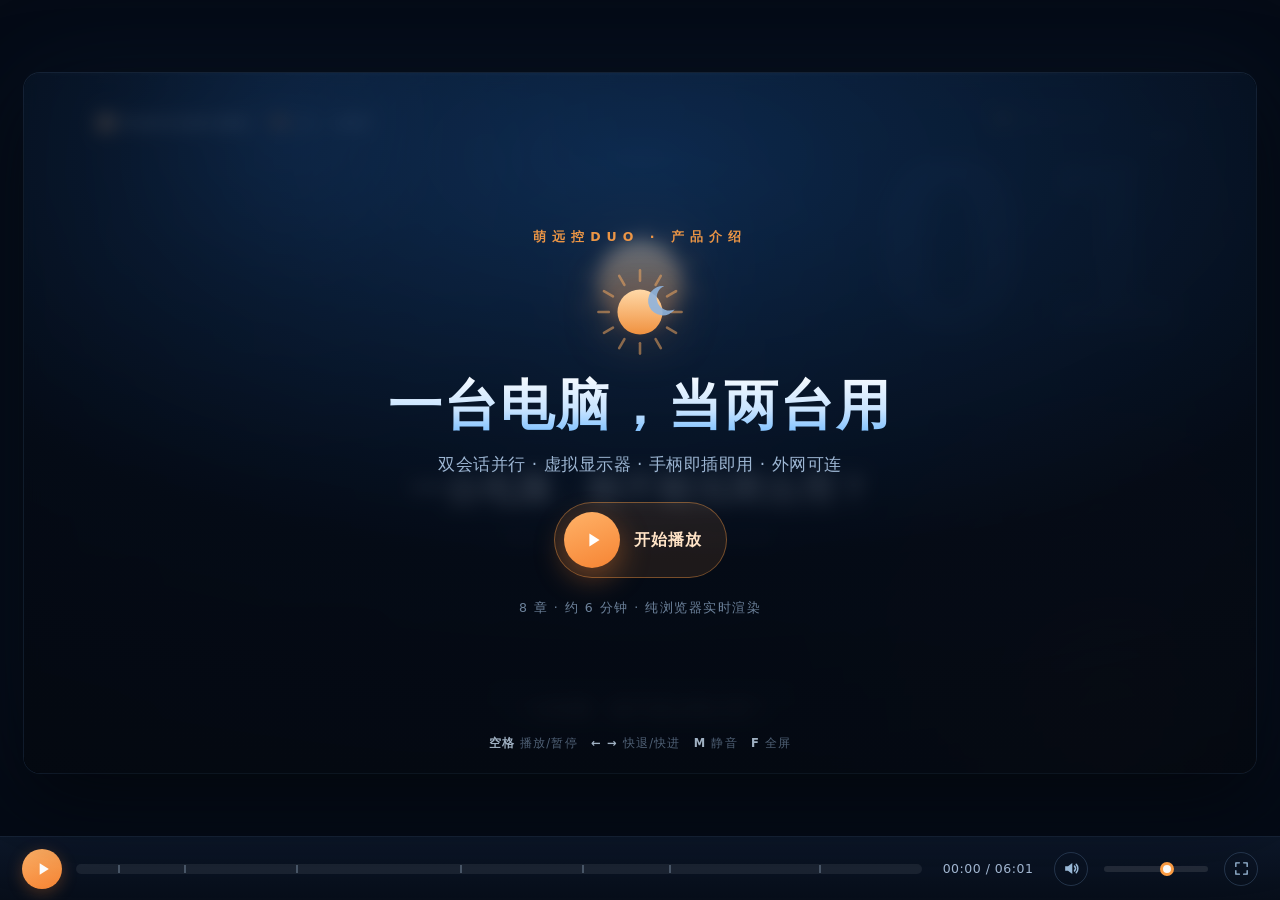
<file: assets/sunshine-duo-video.html>
﻿<!doctype html>
<html lang="zh-CN">
<head>
<meta charset="utf-8">
<meta name="viewport" content="width=device-width,initial-scale=1">
<title>萌远控Duo · 一台电脑，当两台用</title>
<style>
  :root{
    --bg:#050b16;--line:rgba(132,176,228,.18);
    --tx:#eaf3ff;--tx2:#a6bbd6;--mut:#7188a3;
    --blue:#4ea8ff;--orange:#ff9f45;--green:#3ddc9a;--red:#ff6b6b;
  }
  *{box-sizing:border-box}
  html,body{height:100%}
  body{margin:0;overflow:hidden;background:var(--bg);color:var(--tx);
    font-family:"Segoe UI","Microsoft YaHei",system-ui,sans-serif;display:flex;flex-direction:column}
  #main{flex:1;display:flex;align-items:center;justify-content:center;min-height:0;padding:16px 24px 6px}
  #stageWrap{position:relative;border-radius:16px;overflow:hidden;background:#040a14;
    box-shadow:0 30px 80px rgba(0,0,0,.6),0 0 0 1px rgba(120,170,230,.16),0 0 110px rgba(46,110,190,.10)}
  canvas#stage{position:absolute;inset:0;width:100%;height:100%;display:block}

  /* ---------- 海报 ---------- */
  #poster{position:absolute;inset:0;z-index:6;cursor:pointer;display:flex;flex-direction:column;
    align-items:center;justify-content:center;text-align:center;padding:4% 8%;
    background:radial-gradient(120% 100% at 50% 12%,rgba(18,58,108,.55),rgba(5,11,22,.9) 58%,rgba(4,9,17,.97));
    backdrop-filter:blur(9px);transition:opacity .45s,visibility .45s}
  #poster.hide{opacity:0;visibility:hidden;pointer-events:none}
  .p-kicker{font-size:12.5px;letter-spacing:6px;color:rgba(255,159,69,.92);font-weight:600;margin-bottom:14px}
  .p-orb{margin-bottom:6px;filter:drop-shadow(0 0 26px rgba(255,150,70,.25))}
  .p-title{margin:0;font-size:clamp(30px,4.2vw,58px);font-weight:800;letter-spacing:2px;
    background:linear-gradient(180deg,#ffffff,#c7e3ff 55%,#5fb2ff);
    -webkit-background-clip:text;background-clip:text;color:transparent}
  .p-sub{margin:10px 0 0;font-size:clamp(13px,1.5vw,17px);color:#9db6d3;letter-spacing:.5px}
  .p-play{margin-top:26px;display:flex;align-items:center;gap:14px;padding:9px 24px 9px 9px;border-radius:999px;
    border:1px solid rgba(255,159,69,.4);background:rgba(255,159,69,.10);transition:transform .18s,background .18s}
  #poster:hover .p-play{transform:translateY(-2px);background:rgba(255,159,69,.16)}
  .p-btn{width:56px;height:56px;border-radius:50%;display:flex;align-items:center;justify-content:center;
    background:linear-gradient(160deg,#ffb268,#f68433);box-shadow:0 10px 30px rgba(246,132,51,.4);color:#fff}
  .p-btn svg{margin-left:3px}
  .p-btn-t{font-size:16px;font-weight:700;color:#ffe3c6;letter-spacing:1px}
  .p-meta{margin-top:22px;font-size:12.5px;color:rgba(150,178,208,.72);letter-spacing:1.5px}
  .p-hint{position:absolute;bottom:22px;left:0;right:0;font-size:11.5px;color:rgba(140,168,198,.55);letter-spacing:1.2px}
  .p-hint b{color:rgba(200,220,240,.8);font-weight:600}

  /* ---------- 字幕 ---------- */
  #subtitle{position:absolute;left:0;right:0;bottom:5.2%;z-index:4;display:flex;justify-content:center;
    pointer-events:none;padding:0 5%}
  #subtitle .box{background:linear-gradient(180deg,rgba(10,20,36,.9),rgba(6,13,24,.94));
    border:1px solid rgba(132,176,228,.22);border-radius:14px;padding:11px 26px;
    font-size:clamp(14px,1.5vw,21px);line-height:1.5;color:#e9f2ff;text-align:center;max-width:100%;
    letter-spacing:.5px;box-shadow:0 10px 30px rgba(0,0,0,.35);opacity:0;transform:translateY(4px);
    transition:opacity .25s,transform .25s}
  #subtitle.on .box{opacity:1;transform:none}

  /* ---------- 结束卡 ---------- */
  #endcard{position:absolute;inset:0;z-index:5;display:none;flex-direction:column;gap:12px;
    align-items:center;justify-content:center;background:rgba(4,10,20,.55);backdrop-filter:blur(5px)}
  #endcard.show{display:flex}
  #replay{width:74px;height:74px;border-radius:50%;border:1px solid rgba(255,159,69,.45);cursor:pointer;color:#fff;
    background:linear-gradient(160deg,rgba(255,178,104,.95),rgba(246,132,51,.95));
    box-shadow:0 12px 34px rgba(246,132,51,.35);display:flex;align-items:center;justify-content:center;
    transition:transform .15s}
  #replay:hover{transform:scale(1.06)}
  .e-t{font-size:13px;color:rgba(190,212,235,.8);letter-spacing:2px}

  /* ---------- 控制条 ---------- */
  #bar{flex:0 0 64px;height:64px;display:flex;align-items:center;gap:14px;padding:0 22px;
    background:linear-gradient(180deg,rgba(13,24,41,.96),rgba(7,14,26,.99));
    border-top:1px solid rgba(120,170,230,.14)}
  #bPlay{width:40px;height:40px;border-radius:50%;border:none;cursor:pointer;flex:0 0 40px;
    display:flex;align-items:center;justify-content:center;color:#fff;
    background:linear-gradient(160deg,#ffb268,#f68433);box-shadow:0 4px 16px rgba(246,132,51,.28)}
  #bPlay:hover{filter:brightness(1.08)}
  #bPlay svg{margin-left:1px}
  #rail{flex:1;height:10px;border-radius:6px;background:rgba(255,255,255,.07);position:relative;cursor:pointer}
  #fill{position:absolute;left:0;top:0;bottom:0;border-radius:6px;width:0;
    background:linear-gradient(90deg,#4ea8ff,#ff9f45)}
  #knob{position:absolute;top:50%;width:15px;height:15px;border-radius:50%;background:#fff;
    border:3px solid #ff9f45;transform:translate(-50%,-50%);display:none;
    box-shadow:0 2px 10px rgba(0,0,0,.5)}
  #ticks{position:absolute;inset:0;pointer-events:none}
  .tick{position:absolute;top:1px;bottom:1px;width:2px;background:rgba(190,215,240,.28)}
  #tip{position:absolute;bottom:22px;transform:translateX(-50%);display:none;white-space:nowrap;
    background:#0b1728;color:#dbe9fa;border:1px solid rgba(132,176,228,.25);border-radius:8px;
    padding:5px 11px;font-size:12px;z-index:3;pointer-events:none;box-shadow:0 8px 22px rgba(0,0,0,.4)}
  #tip b{color:#ffc78e;font-weight:600}
  #time{color:var(--tx2);font-variant-numeric:tabular-nums;font-size:12.5px;min-width:104px;text-align:center;letter-spacing:.5px}
  #bMute,#bFull{width:34px;height:34px;border-radius:50%;border:1px solid rgba(132,176,228,.22);
    background:transparent;color:#9dbddc;cursor:pointer;flex:0 0 34px;
    display:flex;align-items:center;justify-content:center}
  #bMute:hover,#bFull:hover{background:rgba(255,255,255,.06)}
  #bMute.off{color:#5d7590}
  input[type=range]{-webkit-appearance:none;appearance:none;width:104px;height:6px;border-radius:4px;
    background:rgba(255,255,255,.1);outline:none}
  input[type=range]::-webkit-slider-thumb{-webkit-appearance:none;width:14px;height:14px;border-radius:50%;
    background:#fff;border:3px solid #ff9f45;cursor:pointer}
  @media(max-width:760px){input[type=range]{display:none}#time{min-width:84px}}
</style>
</head>
<body>
<div id="main">
  <div id="stageWrap">
    <canvas id="stage" width="1600" height="900"></canvas>
    <div id="subtitle"><div class="box"></div></div>

    <div id="poster">
      <div class="p-kicker">萌远控DUO · 产品介绍</div>
      <svg class="p-orb" width="104" height="104" viewBox="0 0 120 120" aria-hidden="true">
        <defs>
          <linearGradient id="pg" x1="0" y1="0" x2="0" y2="1">
            <stop offset="0" stop-color="#ffd9a8"/><stop offset="1" stop-color="#f0913f"/>
          </linearGradient>
        </defs>
        <g stroke="#ffb063" stroke-width="3" stroke-linecap="round" opacity=".5">
          <line x1="96" y1="60" x2="108" y2="60"/><line x1="91.2" y1="78" x2="101.6" y2="84"/>
          <line x1="78" y1="91.2" x2="84" y2="101.6"/><line x1="60" y1="96" x2="60" y2="108"/>
          <line x1="42" y1="91.2" x2="36" y2="101.6"/><line x1="28.8" y1="78" x2="18.4" y2="84"/>
          <line x1="24" y1="60" x2="12" y2="60"/><line x1="28.8" y1="42" x2="18.4" y2="36"/>
          <line x1="42" y1="28.8" x2="36" y2="18.4"/><line x1="60" y1="24" x2="60" y2="12"/>
          <line x1="78" y1="28.8" x2="84" y2="18.4"/><line x1="91.2" y1="42" x2="101.6" y2="36"/>
        </g>
        <circle cx="60" cy="60" r="26" fill="url(#pg)"/>
        <path d="M88 30a17 17 0 1 0 12 27 14 14 0 0 1-12-27z" fill="#8fb4de" opacity=".9"/>
      </svg>
      <h1 class="p-title">一台电脑，当两台用</h1>
      <p class="p-sub">双会话并行 · 虚拟显示器 · 手柄即插即用 · 外网可连</p>
      <div class="p-play">
        <span class="p-btn"><svg viewBox="0 0 24 24" width="24" height="24"><path d="M8.4 5.6v12.8L18.6 12z" fill="currentColor"/></svg></span>
        <span class="p-btn-t">开始播放</span>
      </div>
      <div class="p-meta">8 章 · 约 6 分钟 · 纯浏览器实时渲染</div>
      <div class="p-hint"><b>空格</b> 播放/暂停　<b>← →</b> 快退/快进　<b>M</b> 静音　<b>F</b> 全屏</div>
    </div>

    <div id="endcard">
      <button id="replay" title="重新播放"></button>
      <div class="e-t">播放结束 · 点击重播</div>
    </div>
  </div>
</div>

<div id="bar">
  <button id="bPlay" title="播放/暂停（空格）"></button>
  <div id="rail"><div id="fill"></div><div id="ticks"></div><div id="knob"></div><div id="tip"></div></div>
  <div id="time">00:00 / 06:01</div>
  <button id="bMute" title="静音（M）"></button>
  <input id="vol" type="range" min="0" max="100" value="62" title="音量">
  <button id="bFull" title="全屏（F）"></button>
</div>

<script>
'use strict';
/* ============================================================================
   萌远控Duo 产品介绍视频
   画面：Canvas 2D 实时渲染 | 音乐：Web Audio 程序化合成 | 配音：speechSynthesis
   8 章脚本 / 字幕 / 配音文本见 SCENES[].subs
============================================================================ */
const W=1600,H=900,TAU=Math.PI*2;
const FONT='"Segoe UI","Microsoft YaHei",system-ui,sans-serif';
const MONO='"Cascadia Mono","Consolas","Courier New",monospace';
const BLUE='#4ea8ff',BLUE2='#2f7cc4',ORANGE='#ff9f45',GREEN='#3ddc9a',RED='#ff6b6b';
const TX='#eaf3ff',TX2='#a6bbd6',MUT='#7188a3';

const cv=document.getElementById('stage'),cx=cv.getContext('2d');

/* ---------------- 基础工具 ---------------- */
function rr(c,x,y,w,h,r){r=Math.max(0,Math.min(r,w/2,h/2));c.beginPath();c.moveTo(x+r,y);
  c.arcTo(x+w,y,x+w,y+h,r);c.arcTo(x+w,y+h,x,y+h,r);c.arcTo(x,y+h,x,y,r);c.arcTo(x,y,x+w,y,r);c.closePath();}
function clamp(v,a,b){return v<a?a:v>b?b:v;}
function lerp(a,b,p){return a+(b-a)*p;}
function ease(x){return x<0?0:x>1?1:(x<.5?2*x*x:1-Math.pow(-2*x+2,2)/2);}
function outP(p){p=clamp(p,0,1);return 1-Math.pow(1-p,3);}
function fade(tl,a,fi,c,fo){const i=clamp((tl-a)/Math.max(.001,fi),0,1),
  o=1-clamp((tl-c)/Math.max(.001,fo),0,1);return clamp(i*o,0,1);}
function en(tl,s,d){d=d||.6;return ease(clamp((tl-s)/d,0,1));}
function ext(tl,e,d){d=d||.5;return 1-ease(clamp((tl-(e-d))/d,0,1));}
function fmt(t){t=Math.max(0,t);const m=Math.floor(t/60),s=Math.floor(t%60);
  return (m<10?'0':'')+m+':'+(s<10?'0':'')+s;}

function txt(c,s,x,y,size,o){o=o||{};c.save();
  c.globalAlpha*=o.a==null?1:o.a;c.fillStyle=o.col||TX;
  c.font=(o.it?'italic ':'')+(o.w||500)+' '+size+'px '+(o.f||FONT);
  c.textAlign=o.al||'left';c.textBaseline=o.bl||'alphabetic';
  if(o.ls!=null&&'letterSpacing' in c)c.letterSpacing=o.ls+'px';
  if(s.indexOf('\n')>=0){const ls=o.lh||size*1.45;s.split('\n').forEach((L,i)=>c.fillText(L,x,y+i*ls));}
  else c.fillText(s,x,y);c.restore();}

/* ---------------- 背景（预渲染） ---------------- */
function mkCanvas(w,h){const k=document.createElement('canvas');k.width=w;k.height=h;return k;}
const baseCv=mkCanvas(W,H);
(function(){const g=baseCv.getContext('2d');
  const lg=g.createLinearGradient(0,0,0,H);
  lg.addColorStop(0,'#08172a');lg.addColorStop(.55,'#061120');lg.addColorStop(1,'#040a14');
  g.fillStyle=lg;g.fillRect(0,0,W,H);
  g.strokeStyle='rgba(110,165,225,.055)';g.lineWidth=1;
  for(let x=40.5;x<W;x+=80){g.beginPath();g.moveTo(x,0);g.lineTo(x,H);g.stroke();}
  for(let y=40.5;y<H;y+=80){g.beginPath();g.moveTo(0,y);g.lineTo(W,y);g.stroke();}
  for(let i=0;i<9000;i++){
    g.fillStyle='rgba(255,255,255,'+(Math.random()*.045).toFixed(3)+')';
    g.fillRect(Math.random()*W|0,Math.random()*H|0,1,1);}
})();
function mkBlob(rgb){const k=mkCanvas(900,900),g=k.getContext('2d');
  const rg=g.createRadialGradient(450,450,20,450,450,450);
  rg.addColorStop(0,'rgba('+rgb+',.22)');rg.addColorStop(.45,'rgba('+rgb+',.075)');
  rg.addColorStop(1,'rgba('+rgb+',0)');
  g.fillStyle=rg;g.fillRect(0,0,900,900);return k;}
const blobB=mkBlob('64,140,235'),blobO=mkBlob('255,150,70');
const vigCv=mkCanvas(W,H);
(function(){const g=vigCv.getContext('2d');
  const rg=g.createRadialGradient(W/2,H*.46,H*.18,W/2,H*.5,W*.66);
  rg.addColorStop(0,'rgba(0,0,0,0)');rg.addColorStop(.62,'rgba(0,0,0,.16)');
  rg.addColorStop(1,'rgba(0,0,0,.62)');
  g.fillStyle=rg;g.fillRect(0,0,W,H);})();

function drawBG(t){
  cx.drawImage(baseCv,0,0);
  cx.save();cx.globalCompositeOperation='lighter';
  cx.drawImage(blobB,W*.20+Math.sin(t*.06)*60-450,40+Math.cos(t*.05)*30-450,900,900);
  cx.drawImage(blobO,W*.86+Math.cos(t*.045)*55-450,H*.95+Math.sin(t*.05)*35-450,900,900);
  cx.restore();
  for(let i=0;i<44;i++){
    const x=((i*137.5+t*(6+(i%5)*3))%W+W)%W;
    const y=H+70-(((i*211.3+t*(10+(i%7)*4))%(H+110))+110);
    const a=.05+.11*(.5+.5*Math.sin(t*.8+i));
    cx.fillStyle='rgba(150,200,255,'+a.toFixed(3)+')';
    const s=1.4+(i%3)*.7;cx.fillRect(x,y,s,s);
  }
  cx.drawImage(vigCv,0,0);
}

/* ---------------- 组件 ---------------- */
function glow(c,x,y,r,rgb,a){if(!a||a<=0)return;c.save();c.globalAlpha*=a;
  const g=c.createRadialGradient(x,y,0,x,y,r);
  g.addColorStop(0,'rgba('+rgb+',.42)');g.addColorStop(.55,'rgba('+rgb+',.13)');
  g.addColorStop(1,'rgba('+rgb+',0)');
  c.fillStyle=g;c.beginPath();c.arc(x,y,r,0,TAU);c.fill();c.restore();}
function panel(c,x,y,w,h,o){o=o||{};const r=o.r==null?18:o.r;
  c.save();if(o.a!=null)c.globalAlpha*=o.a;
  if(o.glow)glow(c,x+w/2,y+h/2,Math.max(w,h)*.78,o.glow,.16);
  rr(c,x,y,w,h,r);
  const g=c.createLinearGradient(x,y,x,y+h);
  g.addColorStop(0,'rgba(22,38,62,.94)');g.addColorStop(1,'rgba(9,19,35,.96)');
  c.fillStyle=g;c.fill();
  c.strokeStyle=o.hot?'rgba(255,159,69,.85)':'rgba(132,176,228,.18)';
  c.lineWidth=o.hot?1.8:1.2;c.stroke();
  const hg=c.createLinearGradient(x,y,x+w,y);
  hg.addColorStop(0,'rgba(255,255,255,0)');hg.addColorStop(.5,'rgba(255,255,255,.10)');
  hg.addColorStop(1,'rgba(255,255,255,0)');
  c.fillStyle=hg;c.fillRect(x+r,y,w-2*r,1);
  c.restore();}
function tag(c,cxm,cy,label,o){o=o||{};
  const size=o.size||16;
  c.save();c.font=(o.w||600)+' '+size+'px '+FONT;
  const tw=c.measureText(label).width,pad=o.pad||size*.78,w=tw+pad*2,h=size+pad*1.2;
  c.restore();
  const x=cxm-w/2,y=cy-h/2;
  c.save();if(o.a!=null)c.globalAlpha*=o.a;
  rr(c,x,y,w,h,h/2);
  c.fillStyle=o.fill||'rgba(255,255,255,.06)';c.fill();
  c.strokeStyle=o.line||'rgba(140,185,235,.28)';c.lineWidth=1.2;c.stroke();
  c.restore();
  txt(c,label,cxm,cy+1,size,{al:'center',bl:'middle',col:o.col||TX2,w:o.w||600,a:o.a,ls:o.ls});
  return w;}
function check(c,x,y,s,a,col){c.save();c.globalAlpha*=a==null?1:a;
  rr(c,x,y,s,s,s*.26);c.fillStyle=col||GREEN;c.fill();
  c.strokeStyle='#04140d';c.lineWidth=s*.15;c.lineCap='round';
  c.beginPath();c.moveTo(x+s*.25,y+s*.52);c.lineTo(x+s*.43,y+s*.7);c.lineTo(x+s*.74,y+s*.28);
  c.stroke();c.restore();}
function docLines(c,x,y,w,n,t,a,col){c.save();c.globalAlpha*=a==null?1:a;
  for(let i=0;i<n;i++){const ab=.24+.32*(.5+.5*Math.sin(t*1.4+i*1.3));
    c.fillStyle=col||('rgba(110,165,230,'+ab.toFixed(2)+')');
    rr(c,x,y+i*26,w*(.55+.3*((i*7)%4)/3),8,4);c.fill();}
  c.restore();}
function dashed(c,x1,y1,x2,y2,tl,col,w,o){o=o||{};c.save();if(o.a!=null)c.globalAlpha*=o.a;
  c.strokeStyle=col||'rgba(110,160,220,.4)';c.lineWidth=w||1.6;
  c.setLineDash([10,9]);c.lineDashOffset=-tl*40;
  c.beginPath();c.moveTo(x1,y1);c.lineTo(x2,y2);c.stroke();c.restore();}
function beam(c,x1,y1,x2,y2,tl,o){o=o||{};const a=o.a==null?1:o.a;if(a<=0)return;
  const col=o.col||'90,155,235';
  c.save();c.globalAlpha*=a;
  const g=c.createLinearGradient(x1,y1,x2,y2);
  g.addColorStop(0,'rgba('+col+',.05)');g.addColorStop(.5,'rgba('+col+',.55)');
  g.addColorStop(1,'rgba('+col+',.05)');
  c.strokeStyle=g;c.lineWidth=o.w||2;
  if(o.dash){c.setLineDash([10,8]);c.lineDashOffset=-tl*42;}
  c.beginPath();c.moveTo(x1,y1);c.lineTo(x2,y2);c.stroke();c.setLineDash([]);
  const dx=x2-x1,dy=y2-y1;
  (o.pack||[0,.5]).forEach((p0,i)=>{const p=(((tl*(o.speed||.45)+p0+i*.18)%1)+1)%1;
    c.fillStyle='rgba('+col+','+(1-p*.55).toFixed(2)+')';
    c.beginPath();c.arc(x1+dx*p,y1+dy*p,o.dot||3.2,0,TAU);c.fill();});
  c.restore();}
function pulseRing(c,x,y,r0,a0,tl,rate,ph,col,grow){const k=((tl*rate+ph)%1+1)%1;
  c.save();c.globalAlpha*=(1-k)*a0;
  c.strokeStyle=col||'rgba(255,159,69,.9)';c.lineWidth=2.4;
  c.beginPath();c.arc(x,y,r0+k*(grow||90),0,TAU);c.stroke();c.restore();}
function ring(c,x,y,r,a,col,w){c.save();c.globalAlpha*=a==null?1:a;
  c.strokeStyle=col||ORANGE;c.lineWidth=w||2.5;
  c.beginPath();c.arc(x,y,r,0,TAU);c.stroke();c.restore();}

/* ---------------- HUD / 转场 ---------------- */
function ghost(c,n){txt(c,n,1516,330,300,{al:'right',w:800,col:'rgba(96,150,215,.055)'});}
function hud(c,idx,sc,tl){
  const a=en(tl,.1,.6);if(a<=0)return;
  c.save();c.globalAlpha*=a;
  sunLogo(c,106,64,10,tl,1);
  txt(c,'MENGYUAN DUO',126,69,14.5,{w:700,col:'rgba(226,240,255,.9)',ls:2.6});
  c.fillStyle='rgba(140,185,235,.25)';c.fillRect(304,52,1,22);
  txt(c,sc.n,322,69,15,{w:800,col:ORANGE});
  txt(c,sc.name,352,69,13.5,{col:'rgba(180,203,228,.72)'});
  for(let i=0;i<SCENES.length;i++){
    const x=1504-96-(SCENES.length-i)*18;
    c.fillStyle=i<idx?'rgba(78,168,255,.55)':i===idx?'rgba(255,159,69,.95)':'rgba(255,255,255,.13)';
    rr(c,x,57,13,3,2);c.fill();
  }
  txt(c,'0'+(idx+1)+' / 08',1504,84,11,{al:'right',col:'rgba(150,175,205,.6)',ls:1});
  c.restore();}
function slate(c,sc,idx,tl){
  if(idx===0||tl>.85)return;
  const a=tl<.3?1:1-ease((tl-.3)/.55);if(a<=0)return;
  c.save();c.globalAlpha=a;
  c.fillStyle='rgba(4,10,20,.93)';c.fillRect(0,0,W,H);
  glow(c,820,430,420,'70,140,220',.35);
  txt(c,sc.n,742,432,150,{al:'right',bl:'middle',w:800,col:'rgba(255,159,69,.92)'});
  c.fillStyle='rgba(255,159,69,.85)';c.fillRect(768,372,2,116);
  txt(c,sc.name,800,424,40,{w:700});
  txt(c,'CHAPTER '+sc.n,800,458,12.5,{col:'rgba(160,190,220,.7)',ls:3});
  c.restore();}
function filmBar(){const p=clamp(st.t/TOTAL,0,1);
  cx.fillStyle='rgba(255,255,255,.06)';cx.fillRect(0,0,W,3);
  const g=cx.createLinearGradient(0,0,W,0);
  g.addColorStop(0,'rgba(78,168,255,.85)');g.addColorStop(.7,'rgba(255,159,69,.95)');
  cx.fillStyle=g;cx.fillRect(0,0,W*p,3);}
function heroTitle(c,s,cxm,y,size,p){
  c.save();c.font='800 '+size+'px '+FONT;c.textBaseline='middle';c.textAlign='left';
  const chars=[...s],ws=chars.map(ch=>c.measureText(ch).width);
  const total=ws.reduce((a,b)=>a+b,0);
  const g=c.createLinearGradient(cxm-total/2,0,cxm+total/2,0);
  g.addColorStop(0,'#ffffff');g.addColorStop(.55,'#cfe6ff');g.addColorStop(1,'#5fb2ff');
  let x=cxm-total/2;
  chars.forEach((ch,i)=>{
    const pi=outP(clamp((p-i*.05)/.55,0,1));
    if(pi>0){c.globalAlpha=pi;c.fillStyle=g;c.fillText(ch,x,y+(1-pi)*24);}
    x+=ws[i];
  });
  c.restore();}
function halfCard(c,x,y,w,h,ic,title,tagline,desc,col,a){
  c.save();c.globalAlpha*=a;
  panel(c,x,y,w,h,{r:18,r2:0});
  glow(c,x+82,y+h/2,92,col==='#ff9f45'?'255,159,69':'78,168,255',.16);
  c.beginPath();c.arc(x+82,y+h/2,38,0,TAU);
  c.fillStyle='rgba(255,255,255,.05)';c.fill();
  c.strokeStyle=col;c.lineWidth=1.5;c.stroke();
  icon(c,ic,x+82,y+h/2,25,col);
  txt(c,title,x+146,y+h/2-20,30,{w:700});
  txt(c,tagline,x+146,y+h/2+10,13.5,{col:col});
  txt(c,desc,x+146,y+h/2+44,15,{col:TX2});
  c.restore();}

/* ---------------- 图标 ---------------- */
const IC={
  monitor(c,s){c.fillStyle='rgba(255,255,255,.055)';
    rr(c,-s,-s*.7,2*s,1.4*s,s*.13);c.fill();c.stroke();
    c.beginPath();c.moveTo(0,s*.7);c.lineTo(0,s*.9);c.moveTo(-s*.5,s*.9);c.lineTo(s*.5,s*.9);c.stroke();},
  phone(c,s){c.fillStyle='rgba(255,255,255,.055)';
    rr(c,-s*.42,-s,s*.84,2*s,s*.16);c.fill();c.stroke();
    c.beginPath();c.moveTo(-s*.1,s*.72);c.lineTo(s*.1,s*.72);c.stroke();},
  pad(c,s){c.fillStyle='rgba(255,255,255,.055)';
    rr(c,-s,-s*.42,2*s,s*.84,s*.34);c.fill();c.stroke();
    const k=s*.13;c.fillStyle=c.strokeStyle;
    rr(c,-s*.62-k*1.5,-k*.55,k*3,k*1.1,k*.3);c.fill();
    rr(c,-s*.62-k*.55,-k*1.5,k*1.1,k*3,k*.3);c.fill();
    const bx=s*.5,br=s*.1;
    [[0,-s*.2],[0,s*.2],[-s*.2,0],[s*.2,0]].forEach(p=>{c.beginPath();c.arc(bx+p[0],p[1],br,0,TAU);c.fill();});},
  shield(c,s){c.fillStyle='rgba(255,255,255,.055)';
    c.beginPath();c.moveTo(0,-s);c.lineTo(s*.82,-s*.62);c.lineTo(s*.82,s*.1);
    c.quadraticCurveTo(s*.82,s*.6,0,s);c.quadraticCurveTo(-s*.82,s*.6,-s*.82,s*.1);
    c.lineTo(-s*.82,-s*.62);c.closePath();c.fill();c.stroke();
    c.beginPath();c.moveTo(-s*.3,0);c.lineTo(-s*.05,s*.28);c.lineTo(s*.34,-s*.24);c.stroke();},
  gear(c,s){const r=s*.52;c.beginPath();c.arc(0,0,r,0,TAU);c.stroke();
    for(let i=0;i<8;i++){const an=i*TAU/8;
      c.beginPath();c.moveTo(Math.cos(an)*r,Math.sin(an)*r);
      c.lineTo(Math.cos(an)*s*.92,Math.sin(an)*s*.92);c.stroke();}
    c.beginPath();c.arc(0,0,s*.18,0,TAU);c.stroke();},
  key(c,s){c.beginPath();c.arc(-s*.42,0,s*.3,0,TAU);c.stroke();
    c.beginPath();c.moveTo(-s*.12,0);c.lineTo(s,0);
    c.moveTo(s*.62,0);c.lineTo(s*.62,s*.3);c.moveTo(s*.85,0);c.lineTo(s*.85,s*.38);c.stroke();},
  scale(c,s){c.beginPath();c.moveTo(0,-s*.8);c.lineTo(0,s*.6);
    c.moveTo(-s*.55,s*.75);c.lineTo(s*.55,s*.75);c.stroke();
    c.beginPath();c.moveTo(-s*.8,-s*.35);c.lineTo(s*.8,-s*.35);c.stroke();
    [-1,1].forEach(d=>{c.beginPath();c.moveTo(d*s*.8,-s*.35);
      c.lineTo(d*s*.55,s*.18);c.lineTo(d*s*1.05,s*.18);c.closePath();c.stroke();});},
  folder(c,s){c.fillStyle='rgba(255,255,255,.055)';
    rr(c,-s*.5,-s*.8,s*.85,s*.36,s*.07);c.fill();c.stroke();
    rr(c,-s,-s*.52,2*s,1.32*s,s*.13);c.fill();c.stroke();},
  lock(c,s){c.beginPath();c.arc(0,-s*.28,s*.34,Math.PI,0);c.stroke();
    c.fillStyle='rgba(255,255,255,.055)';
    rr(c,-s*.55,-s*.28,1.1*s,s*.98,s*.14);c.fill();c.stroke();
    c.fillStyle=c.strokeStyle;c.beginPath();c.arc(0,s*.12,s*.1,0,TAU);c.fill();},
  warn(c,s){c.fillStyle='rgba(255,255,255,.06)';
    c.beginPath();c.moveTo(0,-s);c.lineTo(s*.95,s*.72);c.lineTo(-s*.95,s*.72);c.closePath();c.fill();c.stroke();
    c.beginPath();c.moveTo(0,-s*.3);c.lineTo(0,s*.2);c.stroke();
    c.fillStyle=c.strokeStyle;c.beginPath();c.arc(0,s*.46,s*.08,0,TAU);c.fill();},
  x(c,s){c.beginPath();c.arc(0,0,s*.85,0,TAU);c.stroke();
    c.beginPath();c.moveTo(-s*.34,-s*.34);c.lineTo(s*.34,s*.34);
    c.moveTo(s*.34,-s*.34);c.lineTo(-s*.34,s*.34);c.stroke();},
  ok(c,s){c.beginPath();c.arc(0,0,s*.85,0,TAU);c.stroke();
    c.beginPath();c.moveTo(-s*.36,s*.02);c.lineTo(-s*.08,s*.3);c.lineTo(s*.4,-s*.26);c.stroke();},
  bt(c,s){c.beginPath();
    c.moveTo(0,-s);c.lineTo(s*.55,-s*.42);c.lineTo(0,0);
    c.lineTo(s*.55,s*.42);c.lineTo(0,s);
    c.moveTo(0,-s);c.lineTo(-s*.55,-s*.42);c.lineTo(0,0);
    c.lineTo(-s*.55,s*.42);c.lineTo(0,s);
    c.moveTo(0,-s);c.lineTo(0,s);c.stroke();},
  bolt(c,s){c.fillStyle=c.strokeStyle;
    c.beginPath();c.moveTo(s*.18,-s);c.lineTo(-s*.5,s*.12);c.lineTo(-s*.06,s*.12);
    c.lineTo(-s*.22,s);c.lineTo(s*.5,-s*.18);c.lineTo(s*.04,-s*.18);c.closePath();c.fill();},
  box(c,s){c.fillStyle='rgba(255,255,255,.055)';
    c.beginPath();c.moveTo(0,-s);c.lineTo(s*.9,-s*.5);c.lineTo(0,0);c.lineTo(-s*.9,-s*.5);c.closePath();c.fill();c.stroke();
    c.beginPath();c.moveTo(-s*.9,-s*.5);c.lineTo(-s*.9,s*.5);c.lineTo(0,s);c.lineTo(0,0);c.closePath();c.fill();c.stroke();
    c.beginPath();c.moveTo(s*.9,-s*.5);c.lineTo(s*.9,s*.5);c.lineTo(0,s);c.stroke();},
  img(c,s){c.fillStyle='rgba(255,255,255,.055)';
    rr(c,-s,-s*.72,2*s,1.44*s,s*.12);c.fill();c.stroke();
    c.beginPath();c.moveTo(-s*.65,s*.4);c.lineTo(-s*.2,-s*.1);c.lineTo(s*.15,s*.25);
    c.lineTo(s*.4,-s*.05);c.lineTo(s*.68,s*.4);c.stroke();
    c.beginPath();c.arc(-s*.35,-s*.32,s*.13,0,TAU);c.stroke();},
  sig(c,s){c.fillStyle=c.strokeStyle;
    const xs=[-s*.66,-s*.12,s*.42],hs=[s*.4,s*.75,s*1.1];
    xs.forEach((x,i)=>{rr(c,x,s*.55-hs[i],s*.26,hs[i],s*.08);c.fill();});},
  wifi(c,s){for(let i=1;i<=2;i++){c.beginPath();
      c.arc(0,s*.45,s*.55*i,-Math.PI*.78,-Math.PI*.22);c.stroke();}
    c.fillStyle=c.strokeStyle;c.beginPath();c.arc(0,s*.5,s*.1,0,TAU);c.fill();},
  eye(c,s){c.beginPath();c.moveTo(-s,0);
    c.quadraticCurveTo(0,-s*.95,s,0);c.quadraticCurveTo(0,s*.95,-s,0);c.closePath();c.stroke();
    c.fillStyle=c.strokeStyle;c.beginPath();c.arc(0,0,s*.3,0,TAU);c.fill();
    c.fillStyle='#061120';c.beginPath();c.arc(s*.08,-s*.08,s*.09,0,TAU);c.fill();},
  user(c,s){c.beginPath();c.arc(0,-s*.38,s*.3,0,TAU);c.stroke();
    c.beginPath();c.arc(0,s*.75,s*.62,Math.PI*1.15,Math.PI*1.85);c.stroke();},
  kb(c,s){rr(c,-s,-s*.42,2*s,s*.84,s*.12);c.fillStyle='rgba(255,255,255,.055)';c.fill();c.stroke();
    for(let r2=0;r2<2;r2++)for(let i=0;i<5;i++){
      rr(c,-s*.72+i*s*.34,-s*.22+r2*s*.3,s*.2,s*.12,s*.03);c.stroke();}
    rr(c,-s*.45,s*.16,s*.9,s*.13,s*.05);c.stroke();},
  term(c,s){rr(c,-s,-s*.72,2*s,1.44*s,s*.12);c.fillStyle='rgba(255,255,255,.055)';c.fill();c.stroke();
    c.beginPath();c.moveTo(-s*.5,-s*.28);c.lineTo(-s*.2,-s*.05);c.lineTo(-s*.5,s*.18);c.stroke();
    c.beginPath();c.moveTo(-s*.05,s*.18);c.lineTo(s*.45,s*.18);c.stroke();},
  link(c,s){c.beginPath();c.arc(-s*.38,0,s*.45,0,TAU);c.stroke();
    c.beginPath();c.arc(s*.38,0,s*.45,0,TAU);c.stroke();},
  snow(c,s){for(let i=0;i<6;i++){const an=i*TAU/6;
    c.beginPath();c.moveTo(0,0);c.lineTo(Math.cos(an)*s,Math.sin(an)*s);c.stroke();
    const mx=Math.cos(an)*s*.6,my=Math.sin(an)*s*.6;
    c.beginPath();c.moveTo(mx,my);c.lineTo(mx+Math.cos(an+.7)*s*.22,my+Math.sin(an+.7)*s*.22);
    c.moveTo(mx,my);c.lineTo(mx+Math.cos(an-.7)*s*.22,my+Math.sin(an-.7)*s*.22);c.stroke();}},
  play(c,s){c.fillStyle=c.strokeStyle;
    c.beginPath();c.moveTo(-s*.35,-s*.62);c.lineTo(s*.55,0);c.lineTo(-s*.35,s*.62);c.closePath();c.fill();},
  usb(c,s){rr(c,-s,-s*.38,2*s,s*.76,s*.1);c.fillStyle='rgba(255,255,255,.055)';c.fill();c.stroke();
    rr(c,-s*.5,-s*.1,s*.75,s*.2,s*.05);c.fillStyle=c.strokeStyle;c.fill();},
  doc(c,s){rr(c,-s*.68,-s,1.36*s,2*s,s*.12);c.fillStyle='rgba(255,255,255,.055)';c.fill();c.stroke();
    for(let i=0;i<3;i++){c.beginPath();c.moveTo(-s*.4,-s*.4+i*s*.42);
      c.lineTo(s*.4,-s*.4+i*s*.42);c.stroke();}},
  crescent(c,s){c.fillStyle=c.strokeStyle;
    c.beginPath();c.arc(0,0,s*.8,Math.PI*.42,Math.PI*1.58);
    c.arc(s*.28,-s*.04,s*.62,Math.PI*1.52,Math.PI*.48,true);c.closePath();c.fill();},
  chip(c,s){const r=s*.6;
    rr(c,-r,-r*.66,r*2,r*1.32,s*.1);c.fillStyle='rgba(255,255,255,.055)';c.fill();c.stroke();
    rr(c,-r*.45,-r*.3,r*.9,r*.6,s*.05);c.stroke();
    for(let i=0;i<5;i++){const x=-r*.68+i*r*.34;
      c.beginPath();c.moveTo(x,-r*.66);c.lineTo(x,-r*.9);
      c.moveTo(x,r*.66);c.lineTo(x,r*.9);c.stroke();}}
};
function icon(c,name,x,y,s,col,a){c.save();c.translate(x,y);
  if(a!=null)c.globalAlpha*=a;
  c.strokeStyle=col;c.fillStyle='rgba(255,255,255,.055)';
  c.lineWidth=Math.max(1.3,s*.12);c.lineCap='round';c.lineJoin='round';
  (IC[name]||IC.monitor)(c,s,col);c.restore();}

/* ---------------- 品牌图形 ---------------- */
function sunLogo(c,x,y,r,t,a){
  c.save();c.translate(x,y);c.globalAlpha*=a==null?1:a;
  c.strokeStyle='rgba(255,170,95,.85)';c.lineWidth=Math.max(1.6,r*.07);c.lineCap='round';
  for(let i=0;i<12;i++){const an=t*.45+i*TAU/12,R=r*1.34+r*.18*Math.sin(t*2+i);
    c.beginPath();c.moveTo(Math.cos(an)*r*1.14,Math.sin(an)*r*1.14);
    c.lineTo(Math.cos(an)*R,Math.sin(an)*R);c.stroke();}
  glow(c,0,0,r*2.4,'255,160,80',.28);
  const g2=c.createLinearGradient(0,-r,0,r);
  g2.addColorStop(0,'#ffe3bd');g2.addColorStop(1,'#f0913f');
  c.fillStyle=g2;c.beginPath();c.arc(0,0,r,0,TAU);c.fill();
  c.strokeStyle='rgba(255,255,255,.65)';c.lineWidth=1.2;c.stroke();c.restore();}
function moonLogo(c,x,y,r,a){if(!a)return;c.save();c.globalAlpha*=a;c.translate(x,y);c.rotate(-.35);
  c.beginPath();
  c.arc(0,0,r,Math.PI*.42,Math.PI*1.58);
  c.arc(r*.34,-r*.08,r*.8,Math.PI*1.52,Math.PI*.48,true);
  c.closePath();c.fillStyle='#9dbfe6';c.fill();c.restore();}

/* ---------------- 设备 ---------------- */
function monitor(c,x,y,w,h,o){o=o||{};c.save();
  if(o.a!=null)c.globalAlpha*=o.a;
  if(o.sway)c.translate(Math.sin(o.sway*26)*5,0);
  rr(c,x-12,y-12,w+24,h+24,14);c.fillStyle='rgba(12,25,44,.9)';c.fill();
  c.strokeStyle='rgba(130,180,235,.28)';c.lineWidth=1.4;c.stroke();
  rr(c,x,y,w,h,7);c.fillStyle='#081426';c.fill();
  c.save();rr(c,x,y,w,h,7);c.clip();
  if(o.draw)o.draw(c,x,y,w,h);
  if(o.veil){c.fillStyle='rgba(3,8,16,'+o.veil.toFixed(2)+')';c.fillRect(x,y,w,h);}
  c.restore();
  if(o.stand!==false){c.fillStyle='rgba(120,160,205,.45)';
    c.fillRect(x+w/2-6,y+h+12,12,14);
    rr(c,x+w/2-w*.16,y+h+26,w*.32,8,4);c.fill();}
  c.restore();}
function sceneGame(c,gx,gy,gw,gh,t){
  c.save();rr(c,gx,gy,gw,gh,4);c.clip();
  const hor=gy+gh*.72;
  const g=c.createLinearGradient(0,gy,0,hor);
  g.addColorStop(0,'#142447');g.addColorStop(1,'#3a2b58');
  c.fillStyle=g;c.fillRect(gx,gy,gw,hor-gy);
  for(let i=0;i<9;i++){const sx=gx+((i*53)%97)/97*gw,sy=gy+((i*29)%55)/100*(hor-gy)*.75;
    const a=.3+.45*(.5+.5*Math.sin(t*2+i*1.7));
    c.fillStyle='rgba(255,255,255,'+(a*.8).toFixed(2)+')';
    c.beginPath();c.arc(sx,sy,Math.max(.8,gh*.008),0,TAU);c.fill();}
  c.fillStyle='#f2e3ae';c.beginPath();c.arc(gx+gw*.8,gy+gh*.14,gh*.05,0,TAU);c.fill();
  c.fillStyle='#22304f';c.beginPath();c.moveTo(gx,hor);
  for(let i=0;i<=6;i++)c.lineTo(gx+gw*i/6,hor-gh*(.15+.07*Math.sin(i*2.3+1)));
  c.lineTo(gx+gw,hor);c.closePath();c.fill();
  c.fillStyle='#2d3f66';c.beginPath();c.moveTo(gx,hor);
  for(let i=0;i<=6;i++)c.lineTo(gx+gw*i/6,hor-gh*(.07+.045*Math.cos(i*1.6+2)));
  c.lineTo(gx+gw,hor);c.closePath();c.fill();
  c.fillStyle='#2f6e4f';c.fillRect(gx,hor,gw,gh-(hor-gy));
  c.fillStyle='#3d8a63';c.fillRect(gx,hor,gw,2.5);
  c.strokeStyle='#3d8a63';c.lineWidth=1.6;c.lineCap='round';
  for(let i=0;i<7;i++){const bx=gx+((i*71)%93)/93*gw;
    c.beginPath();c.moveTo(bx,hor+4);c.lineTo(bx-3,hor-4);
    c.moveTo(bx,hor+4);c.lineTo(bx+3,hor-3);c.stroke();}
  const cxx=gx+gw*.6,cyc=hor-gh*.22,sc=Math.max(.22,Math.abs(Math.sin(t*3)));
  c.fillStyle='#ffd166';c.beginPath();c.ellipse(cxx,cyc,gh*.035*sc,gh*.035,0,0,TAU);c.fill();
  c.strokeStyle='#c9971f';c.lineWidth=1.4;c.stroke();
  const ex=gx+gw*.8+Math.sin(t*1.6)*gw*.07,ey=hor-gh*.055;
  c.fillStyle='#c94f4f';rr(c,ex-gh*.05,ey-gh*.1,gh*.1,gh*.085,3);c.fill();
  c.fillStyle='#fff';c.fillRect(ex-gh*.028,ey-gh*.077,gh*.016,gh*.016);
  c.fillRect(ex+gh*.012,ey-gh*.077,gh*.016,gh*.016);
  c.fillStyle='#802f2f';rr(c,ex-gh*.028,ey-gh*.012,gh*.056,gh*.018,2);c.fill();
  const px=gx+gw*.28,py=hor,ph=gh*.17,f=Math.floor(t*4)%2;
  c.strokeStyle='#c25a35';c.lineWidth=Math.max(2,ph*.09);c.lineCap='round';
  c.beginPath();
  if(f){c.moveTo(px-ph*.09,py-ph*.24);c.lineTo(px-ph*.17,py);
        c.moveTo(px+ph*.09,py-ph*.24);c.lineTo(px+ph*.17,py);}
  else{c.moveTo(px-ph*.09,py-ph*.24);c.lineTo(px-ph*.02,py);
       c.moveTo(px+ph*.09,py-ph*.24);c.lineTo(px+ph*.02,py);}
  c.stroke();
  c.fillStyle='#e8734a';rr(c,px-ph*.18,py-ph*.56,ph*.36,ph*.36,ph*.1);c.fill();
  c.strokeStyle='#c25a35';c.beginPath();
  c.moveTo(px-ph*.18,py-ph*.5);c.lineTo(px-ph*.33,py-ph*.34);
  c.moveTo(px+ph*.18,py-ph*.5);c.lineTo(px+ph*.33,py-ph*.36);c.stroke();
  c.fillStyle='#ffd166';c.beginPath();c.arc(px,py-ph*.76,ph*.26,0,TAU);c.fill();
  c.fillStyle='#2c3e55';c.beginPath();c.arc(px+ph*.11,py-ph*.77,ph*.04,0,TAU);c.fill();
  const hw=gw*.34;
  c.fillStyle='rgba(6,14,26,.6)';rr(c,gx+5,gy+5,hw,gh*.1,4);c.fill();
  for(let i=0;i<3;i++){c.fillStyle=i<2?'#e05656':'#57708c';
    rr(c,gx+8+i*(hw-8)/3,gy+8,Math.max(2,(hw-13)/3*.94),gh*.05,2);c.fill();}
  c.fillStyle='rgba(6,14,26,.6)';rr(c,gx+gw-hw-5,gy+5,hw,gh*.1,4);c.fill();
  c.fillStyle='#ffd166';c.beginPath();c.arc(gx+gw-hw+gh*.065,gy+5+gh*.05,gh*.028,0,TAU);c.fill();
  txt(c,'×12',gx+gw-9,gy+5+gh*.067,Math.max(8,gh*.05),{al:'right',col:'#fff',w:700});
  c.restore();}
function phone(c,x,y,h,o){o=o||{};c.save();
  if(o.a!=null)c.globalAlpha*=o.a;
  const w=h*.48;
  rr(c,x,y,w,h,h*.08);c.fillStyle='rgba(12,25,44,.92)';c.fill();
  c.strokeStyle='rgba(130,180,235,.32)';c.lineWidth=1.5;c.stroke();
  rr(c,x+7,y+7,w-14,h-14,h*.06);c.fillStyle='#0a1626';c.fill();
  c.save();rr(c,x+7,y+7,w-14,h-14,h*.06);c.clip();
  if(o.game)sceneGame(c,x+7,y+7,w-14,h-14,o.t||0);
  if(o.veil){c.fillStyle='rgba(3,8,16,'+o.veil.toFixed(2)+')';c.fillRect(x+7,y+7,w-14,h-14);}
  if(o.dead){
    c.fillStyle='rgba(4,9,18,.72)';c.fillRect(x+7,y+7,w-14,h-14);
    icon(c,'warn',x+w/2,y+h*.38,Math.min(24,w*.18),'#ffb3b3');
    txt(c,'已断线',x+w/2,y+h*.53,Math.min(20,w*.15),{al:'center',w:700,col:'#ffb3b3'});
    txt(c,'游戏进程被终止',x+w/2,y+h*.6,Math.min(11,w*.085),{al:'center',col:'#f3b9b9'});
  }
  c.restore();
  if(o.ttl){
    c.fillStyle='rgba(6,14,26,.78)';rr(c,x+7,y+h-27,w-14,20,4);c.fill();
    txt(c,o.ttl,x+w/2,y+h-16,Math.min(11,w*.06),{al:'center',bl:'middle',col:'#bcd3ea'});
  }
  c.restore();}
function kb(c,x,y,w,h,a){c.save();if(a!=null)c.globalAlpha*=a;
  rr(c,x,y,w,h,8);c.fillStyle='rgba(14,27,47,.9)';c.fill();
  c.strokeStyle='rgba(130,180,235,.3)';c.lineWidth=1.3;c.stroke();
  for(let r2=0;r2<2;r2++)for(let i=0;i<9;i++){
    rr(c,x+9+i*(w-18)/9,y+7+r2*(h-20)/2,(w-18)/9-3,(h-20)/2-3,3);
    c.fillStyle='rgba(180,205,232,.16)';c.fill();}
  c.restore();}
function gamepad(c,x,y,s,o){o=o||{};c.save();c.translate(x,y);if(o.rot)c.rotate(o.rot);
  c.globalAlpha*=o.a==null?1:o.a;
  rr(c,-s,-s*.42,2*s,s*.84,s*.34);c.fillStyle=o.col||'rgba(20,42,70,.95)';c.fill();
  c.strokeStyle=o.bd||'rgba(130,180,235,.4)';c.lineWidth=Math.max(1.3,s*.03);c.stroke();
  const k=s*.13;c.fillStyle=o.pad||BLUE;
  rr(c,-s*.62-k*1.5,-k*.55,k*3,k*1.1,k*.3);c.fill();
  rr(c,-s*.62-k*.55,-k*1.5,k*1.1,k*3,k*.3);c.fill();
  const bx=s*.5,br=s*.1;
  [[0,-s*.2],[0,s*.2],[-s*.2,0],[s*.2,0]].forEach(p=>{
    c.beginPath();c.arc(bx+p[0],p[1],br,0,TAU);c.fill();});
  c.fillStyle='rgba(140,185,235,.35)';rr(c,-s*.08,-s*.05,s*.16,s*.1,s*.03);c.fill();
  c.restore();}
function handheld(c,cx0,cy0,h,t,a){
  const w=h*.5,x=cx0-w/2,y=cy0-h/2;
  c.save();c.globalAlpha*=a==null?1:a;
  glow(c,cx0,cy0,h*.78,'70,150,240',.18);
  const gy=y+58,gw=96,gh=h-116;
  const gl=c.createLinearGradient(x-gw,0,x+w+gw,0);
  gl.addColorStop(0,'#1a3352');gl.addColorStop(.5,'#132742');gl.addColorStop(1,'#1a3352');
  c.fillStyle=gl;c.strokeStyle='rgba(120,180,240,.32)';c.lineWidth=1.5;
  rr(c,x-gw+12,gy,gw+20,gh,44);c.fill();c.stroke();
  rr(c,x+w-32,gy,gw+20,gh,44);c.fill();c.stroke();
  // 手柄按键（左侧）
  c.fillStyle='#8fb8e8';
  const lx=x-gw+54,ly=gy+gh*.34;
  rr(c,lx-18,ly-6,36,12,4);c.fill();
  rr(c,lx-6,ly-18,12,36,4);c.fill();
  c.beginPath();c.arc(lx,gy+gh*.66,13,0,TAU);
  c.fillStyle='#0f2038';c.fill();c.strokeStyle='#8fb8e8';c.lineWidth=2;c.stroke();
  c.fillStyle='#8fb8e8';c.beginPath();c.arc(lx,gy+gh*.66,6,0,TAU);c.fill();
  // 手柄按键（右侧）
  const rx=x+w-30+48,ry=gy+gh*.34;
  [['#ff8f8f',-16,-16],['#ffd27a',16,-16],['#8fd3ff',-16,16],['#9df0c0',16,16]].forEach(b=>{
    c.fillStyle=b[0];c.beginPath();c.arc(rx+b[1],ry+b[2],7,0,TAU);c.fill();});
  c.beginPath();c.arc(rx,gy+gh*.66,13,0,TAU);
  c.fillStyle='#0f2038';c.fill();c.strokeStyle='#8fb8e8';c.lineWidth=2;c.stroke();
  c.fillStyle='#8fb8e8';c.beginPath();c.arc(rx,gy+gh*.66,6,0,TAU);c.fill();
  // 手机本体
  rr(c,x-5,y-5,w+10,h+10,30);c.fillStyle='#cfdcec';c.fill();
  c.strokeStyle='rgba(255,255,255,.75)';c.lineWidth=1;c.stroke();
  rr(c,x+5,y+5,w-10,h-10,24);c.fillStyle='#0a1626';c.fill();
  c.save();rr(c,x+10,y+10,w-20,h-20,20);c.clip();
  sceneGame(c,x+10,y+10,w-20,h-20,t);
  c.restore();
  c.fillStyle='rgba(6,14,26,.8)';rr(c,x+w/2-18,y+12,36,6,3);c.fill();
  c.restore();}
function uacDialog(c,x,y,a){c.save();c.globalAlpha*=a==null?1:a;
  rr(c,x,y,350,190,12);c.fillStyle='#eef3fa';c.fill();
  c.strokeStyle='#9db6cf';c.lineWidth=1.3;c.stroke();
  c.fillStyle='#dde8f4';rr(c,x+1,y+1,348,40,11);c.fill();
  txt(c,'用户账户控制',x+20,y+27,15,{w:600,col:'#33475e'});
  icon(c,'shield',x+38,y+92,21,'#2f7cc4');
  txt(c,'要允许此应用对你的\n设备进行更改吗？',x+72,y+84,14,{col:'#33475e',lh:22});
  const bx=x+104,by=y+124;
  rr(c,bx,by,110,34,7);c.fillStyle='#2f7cc4';c.fill();
  txt(c,'是',bx+55,by+23,14,{al:'center',w:700,col:'#fff'});
  rr(c,bx+126,by,110,34,7);c.fillStyle='#e4ecf5';c.fill();
  c.strokeStyle='#9db6cf';c.lineWidth=1.1;c.stroke();
  txt(c,'否',bx+181,by+23,14,{al:'center',col:'#33475e'});
  c.restore();}
function arrowHead(c,x,y,ang,len,a,col){c.save();c.globalAlpha*=a==null?1:a;
  c.translate(x,y);c.rotate(ang||0);
  c.strokeStyle=col||ORANGE;c.lineWidth=2.6;c.lineCap='round';c.lineJoin='round';
  c.beginPath();c.moveTo(-len,-len*.72);c.lineTo(0,0);c.lineTo(-len,len*.72);c.stroke();
  c.restore();}
function featureRow(c,x,y,ic,label,a){if(a<=0)return;
  c.save();c.globalAlpha*=a;
  icon(c,ic,x+18,y-6,15,BLUE);
  txt(c,label,x+46,y+1,17,{w:600});
  c.restore();}

/* ============================================================================
   分镜脚本
============================================================================ */
const SCENES=[

/* ---------------- 01 ---------------- */
{n:'01',name:'片头 · 一机两用',dur:18,
 subs:[[0,4.2,'一台电脑，能不能当两台用？'],
       [4.2,9.2,'前台照常办公，后台接着打游戏——工作与娱乐，谁也不耽误谁'],
       [9.2,14.2,'这就是萌远控Duo——一台电脑，同时装下办公和游戏'],
       [14.2,18,'用一条视频，把这个项目从头到尾讲清楚']],
 draw(c,tt,tl){
   const rise=outP(clamp(tl/2.8,0,1));
   const tP=en(tl,9.0,1.0);
   const sunY=lerp(lerp(770,270,rise),238,ease(clamp((tl-9)/1.3,0,1)));
   const sunR=lerp(lerp(14,54,rise),38,ease(clamp((tl-9)/1.3,0,1)));
   glow(c,800,sunY,330,'86,156,240',.2);
   sunLogo(c,800,sunY,sunR,tt,1);
   moonLogo(c,800+sunR+24,sunY-6,12,clamp(tP*1.3,0,1));

   const qa=en(tl,.5,.9)*ext(tl,4.0,.45);
   if(qa>0){
     txt(c,'一台电脑，能不能当两台用？',800,552,46,{al:'center',w:700,a:qa});
     txt(c,'ONE  PC   ·   TWO  SESSIONS',800,604,13.5,{al:'center',ls:6,col:'rgba(150,190,235,.6)',a:qa});
   }

   const pa=en(tl,4.8,.9);
   const pA=pa*(1-ease(clamp((tl-8.9)/.7,0,1)));
   if(pA>0){
     halfCard(c,150-(1-pa)*46,352,560,232,'monitor','前台办公','主会话 · 本机键鼠','文档、网页、会议照常进行',ORANGE,pA);
     halfCard(c,890+(1-pa)*46,352,560,232,'phone','后台游戏','游戏会话 · 虚拟显示器','手机接着玩，前台毫无异样',BLUE,pA);
     beam(c,710,468,890,468,tt,{col:'150,190,240',a:pA*.8,dash:true,speed:.35});
   }

   if(tP>0){
     txt(c,'MENGYUAN DUO',800,352,14,{al:'center',ls:9,col:'rgba(255,159,69,.9)',a:tP});
     heroTitle(c,'萌远控Duo',800,432,88,tP);
     txt(c,'一台电脑 · 当两台用',800,500,28,{al:'center',col:'#cfe2f7',a:tP});
     txt(c,'一台电脑 · 当两台用 · 办公游戏两不误',800,540,15.5,{al:'center',col:'rgba(160,190,220,.78)',a:tP});
   }
   const ca=en(tl,14.1,.7);
   if(ca>0){
     const labels=['双会话并行','虚拟显示器','手柄即插即用','外网也能连'];
     c.save();c.font='600 16px '+FONT;
     const ws=labels.map(s=>c.measureText(s).width+16*.78*2);c.restore();
     const cgap=40,tot=ws.reduce((a,b)=>a+b,0)+cgap*(labels.length-1);
     let px=800-tot/2;
     labels.forEach((s,i)=>{const p=outP(clamp((ca-i*.09)/.6,0,1));
       if(p>0)tag(c,px+ws[i]/2,662,s,{a:p,size:16,line:'rgba(255,159,69,.45)',col:'#ffd7ae',fill:'rgba(255,159,69,.10)'});
       px+=ws[i]+cgap;});
     txt(c,'全中文界面 · 整目录可搬 · 绿色免安装',800,718,13,{al:'center',col:'rgba(140,170,205,.6)',a:ca});
   }
 }},

/* ---------------- 02 ---------------- */
{n:'02',name:'痛点 · 摸鱼的窘境',dur:28,
 subs:[[0,5,'摸鱼党的窘境，从一台双面电脑开始'],
       [5,11,'普通串流一连接，本机会话立刻锁屏——办公画面直接消失'],
       [11,17,'游戏要管理员权限？授权弹窗出现在远程画面里，却怎么都点不到'],
       [17,23,'网络一抖掉线重连，游戏直接被关——摸鱼五分钟，重开半小时'],
       [23,28,'能不能：办公照常，游戏挂另一个会话，手机随手接着玩？']],
 draw(c,tt,tl){
   const on=[en(tl,4.9,.5),en(tl,10.9,.5),en(tl,16.9,.5)];
   const cur=on.reduce((acc,v,i)=>v>.2?i:acc,-1);
   const dim=1-.74*en(tl,23,.6);
   const base=en(tl,.35,.8)*dim;
   const X=[110,580,1050],Y=190,WC=440,HC=420;
   const info=[['01','本机锁屏','办公画面直接消失','显示器'],
               ['02','授权点不到','远程里无法交互','权限弹窗'],
               ['03','掉线即闪退','游戏进程被终止','网络抖动']];
   for(let i=0;i<3;i++){
     const a=base*(.55+.45*on[i]);if(a<=0)continue;
     const x=X[i],hot=i===cur;
     panel(c,x,Y,WC,HC,{a,hot,glow:hot?'255,107,107':null,r:20,r2:0});
     txt(c,info[i][0],x+30,Y+44,19,{w:800,col:hot?RED:'rgba(140,170,205,.45)',a:a});
     txt(c,info[i][3],x+70,Y+44,14.5,{col:hot?'#ffc9c9':TX2,w:600,a:a});
     // 视觉区
     if(i===0){
       monitor(c,x+45,Y+70,350,190,{a:a,veil:.62*on[0],
         draw:(cc,xx,yy,ww,hh)=>docLines(cc,xx+24,yy+24,ww*.8,5,tt,1)});
       if(on[0]>0){c.save();c.globalAlpha*=on[0];
         icon(c,'lock',x+220,Y+168,21,'#ffb3b3');
         txt(c,'会话已锁定',x+220,Y+214,18,{al:'center',w:700,col:'#ffb3b3'});
         c.restore();}
     }else if(i===1){
       uacDialog(c,x+45,Y+78,on[1]*.999);
       if(on[1]>0){const bx=x+45+159,by=Y+78+141;
         const k=1-clamp((tt%1.6)/1.6,0,1);
         c.save();c.globalAlpha*=on[1]*k;
         ring(c,bx,by,27,1,RED,2.6);
         c.strokeStyle=RED;c.lineWidth=2.4;c.lineCap='round';
         c.beginPath();c.moveTo(bx-11,by-11);c.lineTo(bx+11,by+11);
         c.moveTo(bx+11,by-11);c.lineTo(bx-11,by+11);c.stroke();
         txt(c,'点不到',bx+30,by+5,14,{col:RED,w:700});
         c.restore();}
       tag(c,x+220,Y+292,'串流画面里 · 无法交互',{a:on[1]*.95,size:13,col:'#ffc9c9',line:'rgba(255,107,107,.4)',fill:'rgba(255,107,107,.08)'});
     }else{
       phone(c,x+150,Y+55,262,{a:a,game:true,ttl:'串流画面',t:tt,dead:on[2]>.3});
       if(on[2]>0){c.save();c.globalAlpha*=on[2];
         icon(c,'sig',x+96,Y+120,15,'#ff6b6b',.85);
         c.strokeStyle=RED;c.lineWidth=2.4;c.lineCap='round';
         c.beginPath();c.moveTo(x+84,Y+134);c.lineTo(x+112,Y+106);c.stroke();
         c.restore();}
     }
     txt(c,info[i][1],x+28,Y+348,24,{w:700,a:a});
     txt(c,info[i][2],x+28,Y+378,14.5,{col:hot?'#e9a8a8':TX2,a:a});
   }

   const q=en(tl,23.1,.7);
   if(q>0){
     c.save();c.globalAlpha*=q*.85;c.fillStyle='#040a14';c.fillRect(0,0,W,H);c.restore();
     panel(c,250,300,1100,260,{a:q,hot:true,glow:'255,159,69',r:26});
     tag(c,800,356,'需要的是',{a:q,size:14,col:'#ffd7ae',line:'rgba(255,159,69,.45)',fill:'rgba(255,159,69,.10)'});
     txt(c,'办公照常 · 游戏挂另一个会话 · 手机随手接着玩',800,436,32,{al:'center',w:700,a:q});
     const items=['办公不掉线','游戏随时玩','手机随手接'];
     items.forEach((s,i)=>{const p=outP(clamp((q-i*.12)/.7,0,1));if(p<=0)return;
       const tw=170;const x=800+(i-1)*250;
       check(c,x-tw/2-4,486,18,p,GREEN);
       txt(c,s,x-tw/2+22,500,16,{a:p,col:'#cfeadb'});
     });
   }
 }},

/* ---------------- 03 ---------------- */
{n:'03',name:'方案 · 双会话隔离',dur:48,
 subs:[[0,5.5,'萌远控Duo 的思路：把一台电脑拆成两个「房间」'],
       [5.5,11.5,'主会话：物理显示器加本机键鼠——办公稳定在线，前台毫无异样'],
       [11.5,18,'游戏会话：Moonlight 客户端连入，独享一块虚拟屏——手机加手柄就是掌机'],
       [18,24,'画面、输入、声音各归各会话——不打架、不抢焦点、互不踢线'],
       [24,30.5,'游戏会话独享一块虚拟显示器，游戏就跑在这块屏上，前台毫无异样'],
       [30.5,37,'画面经过硬件加速与低延迟传输，流畅地送到手机或电视'],
       [37,42.5,'同一台电脑、同一套 Windows——内部却是两条平行世界'],
       [42.5,48,'办公的你，和摸鱼的你——同时在线']],
 draw(c,tt,tl){
   const aMon=en(tl,5.5,.8),aPh=en(tl,11.5,.8);
   const wall=en(tl,18,.8),aVd=en(tl,24,.7),aPipe=en(tl,30,.7);
   const aCode=en(tl,31.2,.6),fin=en(tl,42.5,.8);

   beam(c,450,340,560,340,tt,{col:'78,168,255',a:aMon*.9});
   beam(c,1040,342,1245,342,tt,{col:'255,159,69',a:aPh*.9});

   monitor(c,120,300,330,212,{a:aMon,
     draw:(cc,x,y,w,h)=>docLines(cc,x+22,y+22,w*.78,5,tt,1)});
   tag(c,285,262,'主会话 · 物理显示器 + 键鼠',{a:aMon,size:13.5});
   kb(c,175,556,220,40,aMon);

   phone(c,1245,245,380,{a:aPh,game:true,ttl:'Moonlight · 手机 + 手柄',t:tt});
   tag(c,1336,212,'游戏会话 · 独立虚拟屏',{a:aPh,size:13.5});

   panel(c,560,185,480,350,{glow:'70,140,220',r:20});
   txt(c,'Windows 主机',800,226,25,{al:'center',w:700});
   txt(c,'同一套系统 · 两套互不干扰的会话',800,253,13,{al:'center',col:MUT});

   const rA=en(tl,3.2,.7),rB=en(tl,4.2,.7);
   c.save();c.globalAlpha*=rA;
   rr(c,584,272,432,40,10);c.fillStyle='rgba(78,168,255,.12)';c.fill();
   c.strokeStyle='rgba(78,168,255,.4)';c.lineWidth=1.2;c.stroke();
   txt(c,'会话 A · 主会话（办公）',800,298,15,{al:'center',w:600,col:'#cfe6ff'});
   c.restore();
   c.save();c.globalAlpha*=rB;
   rr(c,584,322,432,40,10);c.fillStyle='rgba(255,159,69,.12)';c.fill();
   c.strokeStyle='rgba(255,159,69,.45)';c.lineWidth=1.2;c.stroke();
   txt(c,'会话 B · 游戏会话（摸鱼中）',800,348,15,{al:'center',w:600,col:'#ffd7ae'});
   c.restore();

   if(aVd>0){c.save();c.globalAlpha*=aVd;
     glow(c,800,404,150,'255,159,69',.12);
     rr(c,584,376,432,56,10);c.fillStyle='rgba(255,159,69,.08)';c.fill();
     c.setLineDash([6,4]);c.strokeStyle='rgba(255,159,69,.55)';c.lineWidth=1.5;c.stroke();c.setLineDash([]);
     icon(c,'monitor',618,404,14,ORANGE);
     txt(c,'虚拟显示器 · 独立画面',640,400,14.5,{w:600,col:'#ffd7ae'});
     txt(c,'仅供远程会话使用',640,422,11.5,{col:MUT});
     c.restore();}
   if(aCode>0){c.save();c.globalAlpha*=aCode;
     rr(c,584,444,432,40,10);c.fillStyle='rgba(78,168,255,.07)';c.fill();
     c.strokeStyle='rgba(78,168,255,.32)';c.lineWidth=1.2;c.stroke();
     icon(c,'bolt',618,464,12,BLUE);
     txt(c,'硬件加速 · 低延迟传输',640,469,13.5,{col:'#cfe6ff'});
     c.restore();}

   if(wall>0){c.save();c.globalAlpha*=wall;
     for(const xw of[520,1080]){
       c.setLineDash([8,7]);c.strokeStyle='rgba(255,159,69,.55)';c.lineWidth=2;
       c.beginPath();c.moveTo(xw,196);c.lineTo(xw,380);c.stroke();
       c.beginPath();c.moveTo(xw,452);c.lineTo(xw,640);c.stroke();c.setLineDash([]);
       icon(c,'lock',xw,172,12,ORANGE);
     }
     tag(c,520,214,'会话隔离',{size:12,a:wall});
     tag(c,1080,214,'各管各的',{size:12,a:wall});
     c.restore();}

   if(aPipe>0){
     const nodes=[['monitor','画面采集','虚拟显示器画面'],['bolt','硬件加速','低延迟传输'],
                  ['wifi','低延迟传输','WiFi · H.265'],['phone','手机解码','Moonlight']];
     nodes.forEach((nd,i)=>{
       const xn=240+i*380;
       panel(c,xn-150,655,300,72,{r:14,a:aPipe,hot:i===1});
       icon(c,nd[0],xn-120,691,15,i===1?ORANGE:BLUE,aPipe);
       txt(c,nd[1],xn-96,685,15,{w:700,a:aPipe});
       txt(c,nd[2],xn-96,708,11.5,{col:MUT,a:aPipe});
       if(i<3)beam(c,xn+152,691,xn+228,691,tt,{col:'120,180,240',a:aPipe*.9,dot:2.8});
     });
   }
   if(fin>0){c.save();c.globalAlpha*=fin*.55;c.fillStyle='#040a14';c.fillRect(0,0,W,H);c.restore();
     pulseRing(c,800,430,150,.35*fin,tt,.7,0);
     txt(c,'办公的你 · 摸鱼的你',800,404,42,{al:'center',w:800,a:fin});
     txt(c,'同时在线',800,474,62,{al:'center',w:800,col:'#ffb066',a:fin});
   }
 }},

/* ---------------- 04 ---------------- */
{n:'04',name:'产品能力 · 一站式体验',dur:70,
 subs:[[0,4.8,'一套软件把需要的能力都备齐，开箱即用'],
       [4.8,11.3,'主程序负责画面与操作：流畅、低延迟，手机点哪就到哪'],
       [11.3,17.3,'虚拟显示器：远程会话独享一块屏，游戏画面不受前台影响'],
       [17.3,23.5,'双会话并行：两个使用环境相互独立，互不踢线'],
       [23.5,30,'手柄支持：手机蓝牙手柄即插即用，游戏直接识别'],
       [30,35.6,'游戏菜单：把快捷方式收进目录，远程端一键启动'],
       [35.6,41.5,'需要管理员权限的游戏也能开——手机上点一下，不用回到电脑前'],
       [41.5,47.9,'远程画面里点不到授权窗口？这一键启动正好绕开这个麻烦'],
       [47.9,52.8,'内置大屏模式入口，电视连上手柄就是客厅主机'],
       [52.8,61,'后台常驻守护：断线自动恢复，不用手动回到电脑前处理'],
       [61,70,'Setup.exe 图形化一键安装，全中文向导，整目录可任意搬动']],
 draw(c,tt,tl){
   const CX=520,CY=430,RX=345,RY=250,N=7;
   const nodes=[];for(let i=0;i<N;i++){const an=-Math.PI/2+i*TAU/N;
     nodes.push({x:CX+Math.cos(an)*RX,y:CY+Math.sin(an)*RY});}
   const marks=[[0,4.8,7],[4.8,11.3,7],[11.3,17.3,0],[17.3,23.5,1],[23.5,30,2],
                [30,47.9,3],[47.9,52.8,3],[52.8,61,4],[61,65.5,5],[65.5,70,6]];
   let act=7,actT=0;
   for(const m of marks)if(tl>=m[0]&&tl<m[1]){act=m[2];actT=m[0];}
   const appear=en(tl,.35,.8);
   const ND=[['monitor','虚拟显示器','独立画面 · 前台无感'],
             ['key','双会话并行','互不踢线'],
             ['pad','手柄支持','即插即用'],
             ['play','游戏菜单','一键启动'],
             ['shield','后台守护','断线自动恢复'],
             ['gear','Setup.exe','图形化一键安装'],
             ['scale','开放透明','源码可自行查看']];
   const INFO=[
     {ic:'monitor',t:'虚拟显示器',tag:'显示 · 独立画面',c:BLUE,note:'分辨率可在界面里自由编辑',
      lines:['远程会话独享一块虚拟屏','游戏画面不影响前台','分辨率按需设置']},
     {ic:'key',t:'双会话并行',tag:'会话 · 相互独立',c:BLUE,note:'两个会话的键鼠、画面、声音各归各的',
      lines:['办公与游戏同时进行','两边互不抢焦点','谁也不会把谁踢下线']},
     {ic:'pad',t:'手柄支持',tag:'输入 · 即插即用',c:BLUE,note:'支持多个手柄同时接入',
      lines:['手机蓝牙手柄直接识别','兼容主流游戏手柄','本机键鼠完全不受影响']},
     {ic:'play',t:'游戏菜单',tag:'应用 · 一键启动',c:ORANGE,note:'游戏快捷方式放进 Links 目录即可',
      lines:['远程端一键开游戏','需要权限的游戏也能开','不用回到电脑前操作']},
     {ic:'shield',t:'后台守护',tag:'守护 · 自动恢复',c:GREEN,note:'实现细节见第 07 章',
      lines:['照看两个会话','断线自动恢复','下次连接即开即用']},
     {ic:'gear',t:'Setup.exe',tag:'安装 · 图形向导',c:BLUE,note:'卸载不删配置与已配对设备',
      lines:['图形化一键安装','全中文向导','整目录可搬']},
     {ic:'scale',t:'开放透明',tag:'许可 · 源码开放',c:ORANGE,note:'GPL-3.0 授权，条款清晰',
      lines:['源码全部开放','每行代码都可查看','许可条款清楚']},
     {sun:true,t:'核心服务',tag:'主程序 · 画面与操作',c:BLUE,note:'为双会话场景设计',
      lines:['负责画面与操作传输','硬件加速 · 低延迟','整套体验的核心']}];

   nodes.forEach((p,i)=>{
     const hot=act===i;
     dashed(c,CX,CY,p.x,p.y,tt,hot?'rgba(255,159,69,.65)':'rgba(110,160,220,.25)',
       hot?2.2:1.4,{a:appear});
     if(hot)beam(c,CX,CY,p.x,p.y,tt,{col:'255,159,69',a:appear*.9,dot:3,speed:.5});
   });

   // 核心
   glow(c,CX,CY,215,'70,150,235',.2);
   c.save();c.beginPath();c.arc(CX,CY,102,0,TAU);
   c.fillStyle='rgba(13,28,50,.96)';c.fill();
   c.strokeStyle=act===7?'rgba(255,159,69,.9)':'rgba(120,180,240,.4)';
   c.lineWidth=act===7?2.6:1.8;c.stroke();c.restore();
   if(act===7)pulseRing(c,CX,CY,106,.5,tt,.85,0,'rgba(255,159,69,.8)',46);
   sunLogo(c,CX,CY-38,21,tt,1);
   txt(c,'核心服务',CX,CY+16,21,{al:'center',w:700});
   txt(c,'主程序',CX,CY+40,12,{al:'center',col:MUT});
   txt(c,'画面 + 操作',CX,CY+58,11.5,{al:'center',col:MUT});

   ND.forEach((nd,i)=>{
     const p=nodes[i],hot=act===i;
     panel(c,p.x-100,p.y-43,200,86,{r:14,hot,a:appear,
       glow:hot?'255,159,69':null,r2:0});
     icon(c,nd[0],p.x-72,p.y-6,15,hot?ORANGE:BLUE,appear);
     txt(c,nd[1],p.x-48,p.y,16,{w:700,a:appear,col:hot?'#ffd7ae':TX});
     txt(c,nd[2],p.x-72,p.y+26,11,{col:MUT,a:appear});
   });

   if(tl>=47.9&&tl<52.8){const a=fade(tl,47.9,.4,52.8,.4);
     tag(c,nodes[3].x,nodes[3].y+68,'Steam 大屏入口',{a,size:12.5,col:'#cfe6ff',line:'rgba(78,168,255,.4)',fill:'rgba(78,168,255,.1)'});}

   // 右侧详情
   const e=INFO[act],da=en(tl,actT,.45);
   panel(c,1010,150,490,570,{r:22,glow:e.c===ORANGE?'255,159,69':'70,140,220'});
   c.save();c.globalAlpha*=da;
   txt(c,'FEATURE',1050,192,11,{ls:3,col:'rgba(140,175,210,.6)'});
   c.beginPath();c.arc(1098,258,44,0,TAU);
   c.fillStyle='rgba(255,255,255,.05)';c.fill();
   c.strokeStyle=e.c;c.lineWidth=1.5;c.stroke();
   if(e.sun)sunLogo(c,1098,258,25,tt,1);
   else icon(c,e.ic,1098,258,30,e.c);
   txt(c,e.t,1158,248,26,{w:700});
   txt(c,e.tag,1158,276,12.5,{col:e.c});
   c.fillStyle='rgba(132,176,228,.18)';c.fillRect(1050,318,410,1);
   e.lines.forEach((s,i)=>{
     const p=outP(clamp((da-i*.1)/.7,0,1));if(p<=0)return;
     c.globalAlpha=da*p;
     c.fillStyle=e.c;c.beginPath();c.arc(1060,362+i*74,4,0,TAU);c.fill();
     txt(c,s,1080,369+i*74,17.5,{col:'#dce9f8'});
   });
   c.globalAlpha=da;
   if(e.note){
     rr(c,1050,578,410,64,14);c.fillStyle='rgba(255,255,255,.035)';c.fill();
     c.strokeStyle='rgba(132,176,228,.16)';c.lineWidth=1;c.stroke();
     c.fillStyle=e.c;c.beginPath();c.arc(1078,610,4,0,TAU);c.fill();
     txt(c,e.note,1098,615,13.5,{col:'#b9cfe6'});}
   txt(c,'第 04 章 · 产品能力 · 一站式体验',1050,686,12,{col:'rgba(140,170,205,.55)'});
   c.restore();
 }},

/* ---------------- 05 ---------------- */
{n:'05',name:'三步上手 · 安装与配对',dur:52,
 subs:[[0,6,'上手只要三步——第一步：双击 Setup.exe'],
       [6,12,'安装需要管理员权限，弹出授权窗口时点「是」'],
       [12,18,'杀软报毒别慌：安装后台组件容易被误报，把目录加入信任区即可'],
       [18,24,'第二步：跟着向导——确认会话用户、选显示方式和端口'],
       [24,31,'第三步：手机装 Moonlight——安卓推荐「阿西西月光」，iOS 与电视用官方版'],
       [31,37,'同一 WiFi 自动发现主机，网页里的 4 位配对码一输就连上'],
       [37,43,'装好先试串流，再把游戏快捷方式扔进 Links 文件夹'],
       [43,52,'装好后建议先连一次确认画面与手柄，再添加游戏快捷方式']],
 draw(c,tt,tl){
   // 左侧步骤
   const steps=[['①','双击 Setup.exe','授权点「是」 · 杀软加信任',0,18],
                ['②','跟着向导','会话用户 · 显示方式 · 端口',18,24],
                ['③','手机 + 配对','Moonlight · 4 位 PIN',24,43]];
   c.save();c.strokeStyle='rgba(120,170,225,.2)';c.lineWidth=2;
   c.beginPath();c.moveTo(134,330);c.lineTo(134,600);c.stroke();c.restore();
   steps.forEach((s,i)=>{
     const y=195+i*160,active=tl>=s[3]&&tl<s[4],done=tl>=s[4];
     panel(c,100,y,390,128,{hot:active,glow:active?'255,159,69':null,r:16});
     c.save();c.beginPath();c.arc(140,y+44,22,0,TAU);
     c.fillStyle=active?'rgba(255,159,69,.16)':'rgba(255,255,255,.05)';c.fill();
     c.strokeStyle=active?ORANGE:'rgba(140,180,230,.3)';c.lineWidth=1.5;c.stroke();c.restore();
     txt(c,s[0],140,y+52,17,{al:'center',col:active?ORANGE:TX2,w:700});
     txt(c,s[1],176,y+38,21,{w:700,col:active?TX:TX2});
     txt(c,s[2],176,y+68,13,{col:MUT});
     if(done)check(c,448,y+20,20,1,GREEN);
   });
   const sA=en(tl,43,.6);
   if(sA>0){panel(c,100,672,390,44,{r:12,a:sA});
     txt(c,'装好先连一次 · 确认画面与手柄',124,700,13.5,{a:sA,col:TX2});
     check(c,448,684,18,sA,GREEN);}

   // 右侧窗口
   panel(c,520,130,1000,580,{r:20,glow:'60,130,210'});
   c.save();c.fillStyle='rgba(255,255,255,.035)';c.fillRect(521,131,998,44);c.restore();
   c.fillStyle='rgba(132,176,228,.16)';c.fillRect(521,175,998,1);
   ['#ff6b6b','#ffc36b','#3ddc9a'].forEach((col,i)=>{
     c.save();c.globalAlpha=.8;c.fillStyle=col;
     c.beginPath();c.arc(552+i*18,154,5,0,TAU);c.fill();c.restore();});
   txt(c,'萌远控Duo 安装向导',660,159,13.5,{col:TX2});
   txt(c,'Setup.exe',1468,159,11.5,{al:'right',col:MUT});

   // ① 向导
   const w1=fade(tl,0,.35,6,.35);
   if(w1>0){c.save();c.globalAlpha*=w1;
     txt(c,'萌远控Duo 安装向导',580,238,28,{w:700});
     txt(c,'三步完成 · 全中文 · 图形界面',580,270,14.5,{col:TX2});
     const stp=['检查环境','准备组件','开始安装'];
     stp.forEach((s,i)=>{
       const cx0=600+i*240;
       c.beginPath();c.arc(cx0,336,19,0,TAU);
       c.fillStyle=i===0?'rgba(255,159,69,.18)':'rgba(255,255,255,.05)';c.fill();
       c.strokeStyle=i===0?ORANGE:'rgba(140,180,230,.3)';c.lineWidth=1.4;c.stroke();
       txt(c,''+(i+1),cx0,342,14,{al:'center',col:i===0?ORANGE:TX2,w:700});
       txt(c,s,cx0,372,12.5,{al:'center',col:MUT});
     });
     ['检查运行环境','确认管理员权限','准备安装组件'].forEach((s,i)=>{
       const yy=432+i*52;
       rr(c,580,yy,700,44,10);c.fillStyle='rgba(255,255,255,.04)';c.fill();
       c.strokeStyle='rgba(132,176,228,.14)';c.lineWidth=1.1;c.stroke();
       check(c,600,yy+13,18,.9,GREEN);
       txt(c,s,632,yy+28,15,{col:TX2});
     });
     rr(c,580,600,560,10,5);c.fillStyle='rgba(255,255,255,.07)';c.fill();
     rr(c,580,600,330,10,5);c.fillStyle=ORANGE;c.fill();
     rr(c,1290,596,190,52,12);c.fillStyle='#f68433';c.fill();
     txt(c,'开始安装',1385,628,16,{al:'center',w:700,col:'#fff'});
     c.restore();}

   // UAC
   const w2=fade(tl,6,.35,12,.35);
   if(w2>0){c.save();c.globalAlpha*=w2;
     c.fillStyle='rgba(3,8,16,.5)';c.fillRect(540,176,960,520);c.restore();
     c.save();c.globalAlpha*=w2;c.translate(700,286);c.scale(1.12,1.12);
     uacDialog(c,0,0,1);c.restore();
     tag(c,800,610,'授权弹窗 → 点「是」',{a:w2,size:15,line:'rgba(255,159,69,.5)',col:'#ffd7ae',fill:'rgba(255,159,69,.1)'});}

   // 杀软
   const w3=fade(tl,12,.35,18,.35);
   if(w3>0){c.save();c.globalAlpha*=w3;
     c.fillStyle='rgba(3,8,16,.45)';c.fillRect(540,176,960,520);
     panel(c,640,260,760,320,{r:20,hot:true});
     icon(c,'warn',718,336,30,ORANGE);
     txt(c,'杀毒软件可能报毒',762,346,26,{w:700});
     txt(c,'安装后台组件、虚拟显示与手柄支持\n这些动作和远程管理工具很像，容易被误报拦截',762,390,15,{col:TX2,lh:26});
     check(c,762,462,20,1,GREEN);
     txt(c,'把解压出来的整个文件夹加入信任区 / 白名单',792,479,15,{col:'#cfeadb'});
     txt(c,'装完再打开杀软 · 不影响系统安全',762,516,13,{col:MUT});
     tag(c,1020,552,'仍不放心 · 全部源码可自行审计',{size:13,col:'#cfe6ff',line:'rgba(78,168,255,.35)',fill:'rgba(78,168,255,.08)'});
     c.restore();}

   // ② 三连
   const w4=fade(tl,18,.35,24,.35);
   if(w4>0){c.save();c.globalAlpha*=w4;
     txt(c,'② 跟着向导',580,238,28,{w:700});
     txt(c,'确认会话用户 · 选显示方式 · 设置端口',580,270,14.5,{col:TX2});
     [['会话用户','主会话 · 当前登录用户'],
      ['显示方式','物理 · 虚拟 · 镜像 · 扩展'],
      ['连接端口','主会话端口 · 游戏会话端口']].forEach((rw,i)=>{
       const yy=326+i*82;
       rr(c,580,yy,860,64,12);c.fillStyle='rgba(255,255,255,.04)';c.fill();
       c.strokeStyle='rgba(132,176,228,.16)';c.lineWidth=1.2;c.stroke();
       txt(c,rw[0],608,yy+39,16,{col:TX2});
       txt(c,rw[1],820,yy+39,15.5,{col:'#cfe6ff'});
       check(c,1382,yy+21,20,.95,GREEN);
     });
     tag(c,820,610,'全部可修改 · 装完也能重新运行',{size:13,col:TX2});
     c.restore();}

   // ③ 手机
   const w5=fade(tl,24,.35,31,.35);
   if(w5>0){c.save();c.globalAlpha*=w5;
     txt(c,'③ 手机装客户端',580,238,28,{w:700});
     txt(c,'同一 WiFi 下自动发现主机',580,270,14.5,{col:TX2});
     phone(c,620,300,280,{game:true,ttl:'Moonlight 客户端',t:tt});
     rr(c,930,330,520,74,14);c.fillStyle='rgba(78,168,255,.09)';c.fill();
     c.strokeStyle='rgba(78,168,255,.35)';c.lineWidth=1.2;c.stroke();
     icon(c,'phone',972,367,16,BLUE);
     txt(c,'安卓 · 阿西西月光',1000,360,17,{w:600});
     txt(c,'汉化增强版 · 内置中文输入',1000,384,12.5,{col:MUT});
     rr(c,930,422,520,74,14);c.fillStyle='rgba(255,255,255,.04)';c.fill();
     c.strokeStyle='rgba(132,176,228,.16)';c.lineWidth=1.2;c.stroke();
     icon(c,'monitor',972,459,16,BLUE);
     txt(c,'iOS / 电视 / PC',1000,452,17,{w:600});
     txt(c,'官方客户端 · 功能完全兼容',1000,476,12.5,{col:MUT});
     tag(c,1070,554,'扫码或应用商店搜索安装',{size:13,col:TX2});
     c.restore();}

   // 配对码
   const w6=fade(tl,31,.35,37,.35);
   if(w6>0){c.save();c.globalAlpha*=w6;
     txt(c,'同一 WiFi · 自动发现主机',580,238,28,{w:700});
     txt(c,'在配对页面输入客户端显示的 4 位配对码',580,270,14.5,{col:TX2});
     const dg='4721';
     for(let i=0;i<4;i++){
       const p=outP((tl-31.2-i*.2)/.45);if(p<=0)continue;
       c.save();c.translate(770+i*112,376);c.scale(1,.25+.75*p);
       rr(c,-42,-56,84,112,12);c.fillStyle='rgba(255,255,255,.06)';c.fill();
       c.strokeStyle='rgba(255,159,69,.7)';c.lineWidth=1.8;c.stroke();
       txt(c,dg[i],0,-8,48,{al:'center',w:800,col:'#ffd7ae'});
       c.restore();}
     icon(c,'wifi',1180,360,26,'#5fb2ff');
     pulseRing(c,1180,360,24,.5,tt,.9,0,'rgba(95,178,255,.8)',60);
     txt(c,'自动发现 · 无需记 IP',1180,414,13,{al:'center',col:TX2});
     tag(c,1000,530,'连上后即可串流 · 首次建议先试画面与手柄',{size:13.5,col:TX2});
     c.restore();}

   // Links
   const w7=fade(tl,37,.35,43,.35);
   if(w7>0){c.save();c.globalAlpha*=w7;
     txt(c,'Links 目录',580,238,28,{w:700});
     txt(c,'把游戏快捷方式放进来 · 串流端菜单直接列出',580,270,14.5,{col:TX2});
     rr(c,580,310,860,326,16);c.fillStyle='rgba(255,255,255,.035)';c.fill();
     c.strokeStyle='rgba(132,176,228,.14)';c.lineWidth=1.2;c.stroke();
     icon(c,'folder',636,368,20,BLUE);
     txt(c,'Links',666,375,18,{w:600});
     ['原神.lnk','Steam.lnk','艾尔登法环.lnk'].forEach((s,i)=>{
       const yy=416+i*66;
       rr(c,606,yy,806,52,10);c.fillStyle='rgba(8,18,33,.7)';c.fill();
       c.strokeStyle='rgba(132,176,228,.12)';c.lineWidth=1;c.stroke();
       icon(c,'doc',636,yy+26,11,BLUE);
       txt(c,s,664,yy+31,15,{col:'#dce9f8'});
       txt(c,'快捷方式',1350,yy+31,12,{al:'right',col:MUT});
     });
     tag(c,1000,676,'也可以在游戏菜单里直接添加',{size:13,col:TX2});
     c.restore();}

   // 首次连接确认
   const w8=fade(tl,43,.35,52,.6);
   if(w8>0){c.save();c.globalAlpha*=w8;
     rr(c,560,206,920,470,14);c.fillStyle='rgba(3,8,16,.92)';c.fill();
     c.strokeStyle='rgba(80,140,200,.35)';c.lineWidth=1.2;c.stroke();
     const l1='[提醒] 装好后先连一次 · 确认画面与手柄';
     txt(c,l1.slice(0,Math.floor(clamp((tl-43.3)*52,0,l1.length))),590,262,16,{f:MONO,col:'#8fe0a8'});
     const out=['[OK] 主会话 · 画面正常','[OK] 游戏会话 · 画面正常','[OK] 键鼠 · 各归各的会话','[OK] 手柄 · 游戏直接识别','[OK] 声音 · 远程端输出','[OK] 断线 · 自动恢复','[OK] 虚拟显示器 · 可切换','[OK] 外网连接 · 可开启'];
     out.forEach((s,i)=>{
       const p=outP((tl-(44.0+i*.42))/.5);if(p<=0)return;
       txt(c,s,610,300+i*33,15,{f:MONO,col:'#8fc8e8',a:p});
     });
     const done=en(tl,47.2,.6);
     if(done>0){tag(c,1010,634,'一切正常 · 可以把游戏加进菜单了',{a:done,size:14,col:'#cfeadb',line:'rgba(61,220,154,.4)',fill:'rgba(61,220,154,.1)'});}
     c.restore();}
 }},

/* ---------------- 06 ---------------- */
{n:'06',name:'掌机形态 · 摸鱼术',dur:37,
 subs:[[0,5.5,'手机触屏玩 PC 游戏太难受——蓝牙手柄加支架，秒变真掌机'],
       [5.5,11,'主机把手柄虚拟成 Xbox 360 手柄——兼容性最好的一档，游戏直接认'],
       [11,16.5,'支持多手柄同时在线，本机键鼠完全不受影响'],
       [16.5,22.5,'Xbox、飞智、北通、8BitDo……蓝牙手柄基本都能直接用'],
       [22.5,28,'网络小技巧：手机连 5GHz WiFi；极限追求就 USB 共享网络，接近有线'],
       [28,37,'躺床上、瘫沙发、午后小憩……随手拿起接着玩——这才叫合理摸鱼']],
 draw(c,tt,tl){
   handheld(c,420,455,430,tt,1);
   tag(c,420,714,'躺床 · 瘫沙发 · 午后小憩',{a:en(tl,28,.7),size:14.5,line:'rgba(255,159,69,.45)',col:'#ffd7ae',fill:'rgba(255,159,69,.1)'});

   const hT=en(tl,.3,.8);
   txt(c,'手机 + 手柄',720,206,40,{w:800,a:hT});
   txt(c,'= 真掌机',720,258,40,{w:800,col:'#ffb066',a:hT});

   const cA=en(tl,5.5,.6);
   if(cA>0){panel(c,720,288,780,108,{r:18,hot:true,glow:'255,159,69',a:cA});
     gamepad(c,772,342,22,{a:cA,pad:BLUE});
     arrowHead(c,824,342,0,10,ORANGE,cA);
     icon(c,'ok',862,342,14,GREEN,cA);
     txt(c,'Xbox 360 手柄',890,336,21,{w:700,a:cA});
     txt(c,'即插即用 · 游戏直接识别',890,362,13,{col:MUT,a:cA});
     c.save();c.globalAlpha*=cA;
     txt(c,'即插即用',1390,350,11.5,{al:'right',col:'rgba(140,170,205,.55)'});
     c.restore();}

   const bA=en(tl,16.5,.6);
   ['Xbox','飞智','北通','8BitDo'].forEach((b,i)=>{
     const p=outP(clamp((bA-i*.08)/.5,0,1));if(p<=0)return;
     const x=720+i*198,y=412;
     c.save();c.globalAlpha*=p;
     rr(c,x,y,186,44,22);c.fillStyle='rgba(255,255,255,.045)';c.fill();
     c.strokeStyle='rgba(132,176,228,.2)';c.lineWidth=1.1;c.stroke();
     gamepad(c,x+28,y+22,11,{pad:'#8fb4de',a:1});
     txt(c,b,x+52,y+28,14.5,{w:600});
     c.restore();});

   const f1=en(tl,11,.6),f2=en(tl,13.5,.6);
   featureRow(c,720,476,'kb','本机键鼠 · 零影响',f1);
   featureRow(c,720,534,'pad','多手柄同时在线',f2);

   const nA=en(tl,22.5,.6);
   if(nA>0){c.save();c.font='600 14px '+FONT;
     const t1='5GHz WiFi 优先',t2='USB 共享网络 ≈ 有线';
     const w1=c.measureText(t1).width+14*.78*2,w2=c.measureText(t2).width+14*.78*2;
     c.restore();
     tag(c,720+w1/2,606,t1,{a:outP(clamp(nA/.5,0,1)),size:14,col:'#cfe6ff',line:'rgba(78,168,255,.35)',fill:'rgba(78,168,255,.08)'});
     tag(c,720+w1+26+w2/2,606,t2,{a:outP(clamp((nA-.15)/.5,0,1)),size:14,col:'#ffd7ae',line:'rgba(255,159,69,.35)',fill:'rgba(255,159,69,.08)'});
   }

   const ps=en(tl,29,.8);
   if(ps>0){c.save();c.font='600 14px '+FONT;
     const t3='合理摸鱼 · 劳逸结合';const w3=c.measureText(t3).width+14*.78*2;c.restore();
     tag(c,720+w3/2,664,t3,{a:ps,size:14,col:TX2});}
 }},

/* ---------------- 07 ---------------- */
{n:'07',name:'背后的原理 · 稳定从何而来',dur:64,
 subs:[[0,7,'最后简单聊聊原理：为什么它能做到断流不掉屏'],
       [7,12.5,'后台守护照看两个对象：远程会话，和主程序本身'],
       [12.5,19.5,'先看没有它会怎样：客户端一断开，会话被冻结——虚拟屏画面卡住'],
       [19.5,26,'它会保持一个轻量连接，持续发送存活信号——让画面管线不停车'],
       [26,32,'等你真正连进来，它立刻让路，把画面交给你的客户端'],
       [32,37.5,'主程序一旦退出，它立刻拉起——服务从不缺席'],
       [37.5,43,'同时阻止系统擅自休眠、黑屏——整晚挂着也稳定'],
       [43,50,'配置即改即生效、日志自动轮转、失败自愈——后台安静运行'],
       [50,56,'效果就是一句话：断流不掉屏——下次连接即开即用'],
       [56,64,'会话与主程序，整晚有人守着——这就是萌远控Duo 的后台守护']],
 draw(c,tt,tl){
   // 顶部 before / after
   const pr=fade(tl,12.5,.6,36,.8);
   if(pr>0){c.save();c.globalAlpha*=pr;
     panel(c,110,150,360,185,{r:18});
     txt(c,'没有守护',134,186,15,{w:700,col:'#ffb3b3'});
     monitor(c,158,200,264,110,{veil:.55,stand:false,
       draw:(cc,x,y,w,h)=>{icon(cc,'snow',x+w/2,y+h/2,24,'#b9cfe4');}});
     txt(c,'会话冻结 → 虚拟屏卡住',290,330,13.5,{al:'center',col:'#ffb3b3'});
     c.restore();
     c.save();c.globalAlpha*=pr;
     panel(c,1130,150,360,185,{r:18});
     txt(c,'客户端断开',1154,186,15,{w:700,col:'#ffb3b3'});
     phone(c,1268,198,112,{scr:'#16263d'});
     icon(c,'x',1346,212,14,RED);
     txt(c,'会话被冻结',1310,330,13.5,{al:'center',col:'#ffb3b3'});
     c.restore();}

   // 核心
   glow(c,800,262,300,'255,159,69',.15);
   pulseRing(c,800,246,92,.4,tt,.65,0,'rgba(255,159,69,.85)',56);
   c.save();c.beginPath();c.arc(800,236,44,0,TAU);
   c.fillStyle='rgba(255,159,69,.12)';c.fill();
   c.strokeStyle='rgba(255,159,69,.75)';c.lineWidth=1.6;c.stroke();c.restore();
   icon(c,'shield',800,236,26,ORANGE);
   txt(c,'萌远控Duo 守护',800,322,34,{al:'center',w:800});
   txt(c,'BACKGROUND GUARD',800,352,11,{al:'center',ls:3,col:'rgba(160,190,220,.65)'});

   // 守护对象
   const ob=en(tl,7,.7);
   if(ob>0){
     beam(c,800,364,740,384,tt,{col:'78,168,255',a:ob*.9});
     beam(c,800,364,860,384,tt,{col:'255,159,69',a:ob*.9});
     panel(c,240,380,500,180,{r:18,a:ob});
     icon(c,'monitor',292,424,18,BLUE,ob);
     txt(c,'远程会话',322,431,20,{w:700,a:ob});
     txt(c,'轻量保活连接 · 持续发送存活信号',268,464,13,{col:MUT,a:ob});
     const ack=fade(tl,19.5,.4,999,1);
     if(ack>0){const kp=1-(tt*.75)%1.4/1.4;
       c.save();c.globalAlpha*=ob*ack*(.45+.55*kp);
       icon(c,'ok',282,504,11,GREEN);
       tag(c,452,502,'持续保活 · 显示管线不停车',{size:12.5,col:'#cfeadb',line:'rgba(61,220,154,.35)',fill:'rgba(61,220,154,.08)'});
       c.restore();}
     const yld=en(tl,26,.5);
     if(yld>0)tag(c,470,532,'你一连上 · 它就让路',{a:yld,size:12.5,col:'#ffd7ae',line:'rgba(255,159,69,.35)',fill:'rgba(255,159,69,.08)'});

     panel(c,860,380,500,180,{r:18,a:ob});
     sunLogo(c,912,424,16,tt,ob);
     txt(c,'主程序',942,431,20,{w:700,a:ob});
     txt(c,'画面与操作 · 低延迟传输',888,464,13,{col:MUT,a:ob});
     const rs=fade(tl,32,.5,999,1);
     if(rs>0){const kp2=(tt*.7)%2,ra2=kp2<1?1:(2-kp2);
       c.save();c.globalAlpha*=ob*rs*ra2;
       icon(c,'bolt',892,504,13,ORANGE);
       tag(c,1052,502,'退出 → 立刻拉起',{size:12.5,col:'#ffd7ae',line:'rgba(255,159,69,.35)',fill:'rgba(255,159,69,.08)'});
       c.restore();}
     const rs2=en(tl,33.5,.5);
     if(rs2>0)tag(c,1090,532,'服务从不缺席',{a:rs2,size:12.5,col:'#cfe6ff',line:'rgba(78,168,255,.35)',fill:'rgba(78,168,255,.08)'});
   }

   // 终端
   const stCode=fade(tl,37.5,.5,999,1);
   if(stCode>0){
     panel(c,110,590,700,130,{r:14,a:stCode,glow:'60,130,210'});
     c.save();c.globalAlpha*=stCode;
     const l1='keepAwake(true);   // 阻止系统休眠';
     const l2='keepDisplay(true); // 保持画面常亮';
     const on=.5+.5*Math.sin(tt*3);
     c.fillStyle='#3ddc84';c.globalAlpha*=stCode*(.4+.6*on);
     c.beginPath();c.arc(136,622,4.6,0,TAU);c.fill();
     c.restore();
     txt(c,l1.slice(0,Math.floor(clamp((tl-37.8)*46,0,l1.length))),156,632,14.5,{f:MONO,col:'#8fe0a8',a:stCode});
     if(tl>39)txt(c,l2.slice(0,Math.floor(clamp((tl-39.1)*46,0,l2.length))),156,660,14.5,{f:MONO,col:'#8fe0a8',a:stCode});
     txt(c,'后台常亮 · 不休眠 · 不黑屏',156,694,11.5,{f:MONO,col:'#6f92b8',a:stCode});
   }
   const lg=fade(tl,43,.5,999,1);
   if(lg>0){
     panel(c,830,590,660,130,{r:14,a:lg,glow:'60,130,210'});
     const cyc=['[INFO] 会话保活信号正常',
                '[INFO] 主程序正常运行',
                '[WARN] 日志已自动轮转',
                '[INFO] 配置已即改即生效'];
     icon(c,'doc',862,628,12,'#6f92b8',lg);
     txt(c,cyc[Math.floor(tt/2)%4],886,628,11.5,{f:MONO,col:'#8fb0d0',a:lg});
     txt(c,'日志及时轮转 · 失败自愈',886,662,11.5,{f:MONO,col:'#6f92b8',a:lg});
     txt(c,'配置即改即生效 · 无需重启',886,692,11.5,{f:MONO,col:'#6f92b8',a:lg});
   }

   // 印章
   const stp=fade(tl,49.6,.5,56,.7);
   if(stp>0){c.save();c.globalAlpha*=stp;c.translate(800,532);c.rotate(-.05);
     rr(c,-160,-34,320,68,17);c.strokeStyle=GREEN;c.lineWidth=4;c.stroke();
     rr(c,-155,-29,310,58,13);c.fillStyle='rgba(6,26,18,.85)';c.fill();
     txt(c,'断流不掉屏',0,12,28,{al:'center',w:800,col:'#7ff0bb'});
     c.restore();}

   // 收尾
   const eye=en(tl,56,.8);
   if(eye>0){c.save();c.globalAlpha*=eye*.8;c.fillStyle='#040a14';c.fillRect(0,0,W,H);c.restore();
     pulseRing(c,800,452,30,.45*eye,tt,.75,0,'rgba(255,159,69,.85)',64);
     icon(c,'eye',800,452,24,BLUE,eye);
     txt(c,'整晚值守 · 安静运行',800,536,22,{al:'center',w:600,a:eye});
     tag(c,800,582,'会话 + 主程序 · 整晚有人守着',{a:eye,size:13,col:TX2});
   }
 }},

/* ---------------- 08 ---------------- */
{n:'08',name:'总结 · 一台电脑两台用',dur:44,
 subs:[[0,6.5,'回顾：一台电脑，两个会话——前台办公与后台游戏，同时在线'],
       [6.5,13,'虚拟显示器加手柄支持——手机秒变 PC 掌机'],
       [13,19.5,'游戏菜单一键启动，断流自动回屏——全天候待命'],
       [19.5,26,'还能和外网连接一起用——在家在外都能连，互不冲突'],
       [26,32.5,'源码全部开放：每行代码都可查看，用得明白'],
       [32.5,39,'搜索萌远控Duo——绿色免安装，也有国内镜像'],
       [39,44,'一台电脑，当两台用——办公游戏两不误！']],
 draw(c,tt,tl){
   const R=[['monitor','一台电脑 · 两个会话','前台办公 · 后台游戏 同时在线'],
            ['bolt','虚拟显示器 + 手柄','手机秒变 PC 掌机'],
            ['shield','一键启动 · 断流不掉屏','后台守护全天候待命'],
            ['link','外网连接能力','在家在外都能连 · 互不冲突'],
            ['scale','源码全部开放','每行代码都可查看'],
            ['box','萌远控Duo','绿色免安装 · 含国内镜像']];
   R.forEach((r,i)=>{
     const a=en(tl,i*6.4+.1,.7);if(a<=0)return;
     const x=100+(i%3)*490,y=185+Math.floor(i/3)*185;
     panel(c,x,y,440,160,{r:18,a,hot:false});
     c.save();c.globalAlpha*=a;
     c.beginPath();c.arc(x+52,y+50,24,0,TAU);
     c.fillStyle='rgba(255,255,255,.05)';c.fill();
     c.strokeStyle='rgba(78,168,255,.4)';c.lineWidth=1.2;c.stroke();
     icon(c,r[0],x+52,y+50,15,BLUE);
     txt(c,r[1],x+26,y+110,18,{w:700});
     txt(c,r[2],x+26,y+137,13,{col:MUT});
     c.restore();
   });

   const cta=en(tl,35,.7);
   if(cta>0){panel(c,400,570,800,110,{r:18,a:cta,hot:true,glow:'255,159,69'});
     icon(c,'box',462,625,20,ORANGE,cta);
     txt(c,'萌远控Duo · 一台电脑当两台用',496,632,20,{f:MONO,w:600,a:cta,col:'#ffd7ae'});
     txt(c,'绿色免安装 · 含国内镜像',496,656,12,{col:MUT,a:cta});
     c.save();c.globalAlpha*=cta;txt(c,'全中文',1410,632,12,{al:'right',col:'rgba(140,170,205,.6)'});c.restore();}

   const fin=en(tl,39,.9);
   if(fin>0){
     c.save();c.globalAlpha*=fin*.9;c.fillStyle='#040a14';c.fillRect(0,0,W,H);c.restore();
     sunLogo(c,782,300,44,tt,fin);
     moonLogo(c,846,258,14,fin);
     txt(c,'一台电脑，当两台用',800,448,50,{al:'center',w:800,a:fin});
     txt(c,'办公游戏 · 互不打扰',800,500,24,{al:'center',col:'#c9d9ea',a:fin});
     tag(c,800,562,'萌远控Duo · 绿色免安装 · 全中文界面',{a:fin,size:14,col:'#ffd7ae',line:'rgba(255,159,69,.35)',fill:'rgba(255,159,69,.08)'});
     for(let i=0;i<44;i++){
       const px=(i*97+tt*18)%W,py=H-((tt*120+i*83)%(H+80))+40;
       const cf=['#7fb2e5','#ffb066','#7fd0a8','#e8aab8'][i%4];
       c.save();c.globalAlpha=fin*.7;c.fillStyle=cf;
       c.beginPath();c.arc(px,py,2+(i%3),0,TAU);c.fill();c.restore();
     }
   }
 }}
/*SCENES-END*/];

/* ---------------- 字幕表 ---------------- */
const SUBS=[];
let TOTAL=0;for(const sc of SCENES)TOTAL+=sc.dur;
(function(){let acc=0;for(const sc of SCENES){sc.t0=acc;
  for(const s of sc.subs)SUBS.push({t0:acc+s[0],t1:acc+s[1],text:s[2]});
  acc+=sc.dur;}})();
function locate(t){let lo=0;for(let i=0;i<SCENES.length;i++){const sc=SCENES[i];
  if(t<lo+sc.dur)return{sc:sc,tl:t-lo,idx:i};lo+=sc.dur;}
  const last=SCENES[SCENES.length-1];return{sc:last,tl:last.dur-.001,idx:SCENES.length-1};}

const st={t:0,playing:false,started:false,over:false,muted:false,vol:.62,ch:0};

/* ---------------- 音频引擎 ---------------- */
const AU={ctx:null,master:null,duckG:null,busG:null,noi:null,
  timer:null,step:0,nextT:0,bpm:92,root:0,
  CH:[[57,60,64,67],[53,57,60,64],[55,59,62,67],[48,52,55,59]],
  mf(m){return 440*Math.pow(2,(m-69)/12);},
  ensure(){if(this.ctx)return;const AC=window.AudioContext||window.webkitAudioContext;
    this.ctx=new AC();
    this.duckG=this.ctx.createGain();this.duckG.gain.value=1;
    this.master=this.ctx.createGain();this.master.gain.value=st.muted?0:st.vol;
    this.busG=this.ctx.createGain();this.busG.gain.value=.8;
    const dry=this.ctx.createGain();dry.gain.value=.85;
    const conv=this.ctx.createConvolver();
    const len=Math.floor(this.ctx.sampleRate*2.2),ir=this.ctx.createBuffer(2,len,this.ctx.sampleRate);
    for(let ch=0;ch<2;ch++){const d=ir.getChannelData(ch);
      for(let i=0;i<len;i++)d[i]=(Math.random()*2-1)*Math.pow(1-i/len,2.6);}
    conv.buffer=ir;
    const wet=this.ctx.createGain();wet.gain.value=.22;
    this.busG.connect(dry);dry.connect(this.duckG);
    this.busG.connect(conv);conv.connect(wet);wet.connect(this.duckG);
    this.duckG.connect(this.master);this.master.connect(this.ctx.destination);
    const n=this.ctx.sampleRate*2,buf=this.ctx.createBuffer(1,n,this.ctx.sampleRate),
      d=buf.getChannelData(0);for(let i=0;i<n;i++)d[i]=Math.random()*2-1;this.noi=buf;},
  resume(){if(this.ctx&&this.ctx.state==='suspended')this.ctx.resume();},
  setVol(v){st.vol=v;if(this.master&&!st.muted)
    this.master.gain.setTargetAtTime(v,this.ctx.currentTime,.05);},
  setMute(m){st.muted=m;if(this.master)
    this.master.gain.setTargetAtTime(m?0:st.vol,this.ctx.currentTime,.05);},
  duck(t,sec){if(this.duckG)this.duckG.gain.setTargetAtTime(t,this.ctx.currentTime,sec||.3);},
  setChapter(i){this.root=[0,0,2,-1,3,1,-2,4][i]||0;
    this.bpm=[92,90,96,92,94,90,88,96][i]||92;},
  start(){this.ensure();this.resume();this.step=0;this.nextT=this.ctx.currentTime+.08;
    if(!this.timer)this.timer=setInterval(()=>this.tick(),90);},
  tick(){if(!st.playing)return;const ahead=this.ctx.currentTime+.45;
    while(this.nextT<ahead){this.sched(this.step,this.nextT);this.nextT+=60/this.bpm/2;this.step++;}},
  sched(s,t){const bar=Math.floor(s/8)%4,sb=s%8,ch=this.CH[bar];
    if(sb===0){this.pad(ch,t);this.bass(this.mf(ch[0]-24+this.root),t);}
    if(sb===0||sb===4)this.kick(t);
    if(sb%2===1)this.hat(t);
    if(sb===2||sb===6)this.snare(t);
    this.arp(ch,sb,t);
    if(bar===3&&sb===6)this.bell(t);},
  pad(ch,t){const dur=60/this.bpm/2*8*.98,lp=this.ctx.createBiquadFilter();
    lp.type='lowpass';lp.frequency.value=760;lp.connect(this.busG);
    for(const m of ch){const f=this.mf(m+this.root);
      for(const det of[-7,7]){const o=this.ctx.createOscillator(),g=this.ctx.createGain();
        o.type='sawtooth';o.frequency.value=f;o.detune.value=det;
        g.gain.setValueAtTime(0,t);g.gain.linearRampToValueAtTime(.018,t+1.2);
        g.gain.setValueAtTime(.018,t+dur-.9);g.gain.linearRampToValueAtTime(0,t+dur);
        o.connect(g);g.connect(lp);o.start(t);o.stop(t+dur+.05);}}},
  bass(f,t){const o=this.ctx.createOscillator(),g=this.ctx.createGain();
    o.type='sine';o.frequency.value=f;
    g.gain.setValueAtTime(0,t);g.gain.linearRampToValueAtTime(.13,t+.08);
    g.gain.setValueAtTime(.13,t+1.6);g.gain.linearRampToValueAtTime(0,t+2.3);
    o.connect(g);g.connect(this.busG);o.start(t);o.stop(t+2.4);},
  kick(t){const o=this.ctx.createOscillator(),g=this.ctx.createGain();
    o.type='sine';o.frequency.setValueAtTime(145,t);
    o.frequency.exponentialRampToValueAtTime(42,t+.12);
    g.gain.setValueAtTime(.42,t);g.gain.exponentialRampToValueAtTime(.001,t+.17);
    o.connect(g);g.connect(this.busG);o.start(t);o.stop(t+.2);},
  hat(t){const s=this.ctx.createBufferSource(),f=this.ctx.createBiquadFilter(),g=this.ctx.createGain();
    s.buffer=this.noi;f.type='highpass';f.frequency.value=7000;
    g.gain.setValueAtTime(.035,t);g.gain.exponentialRampToValueAtTime(.001,t+.05);
    s.connect(f);f.connect(g);g.connect(this.busG);s.start(t);s.stop(t+.08);},
  snare(t){const s=this.ctx.createBufferSource(),f=this.ctx.createBiquadFilter(),g=this.ctx.createGain();
    s.buffer=this.noi;f.type='bandpass';f.frequency.value=1900;f.Q.value=.9;
    g.gain.setValueAtTime(.042,t);g.gain.exponentialRampToValueAtTime(.001,t+.13);
    s.connect(f);f.connect(g);g.connect(this.busG);s.start(t);s.stop(t+.15);},
  arp(ch,sb,t){const pat=[0,1,2,3,2,3,1,2],f=this.mf(ch[pat[sb]]+12+this.root);
    const o=this.ctx.createOscillator(),g=this.ctx.createGain();
    o.type='triangle';o.frequency.value=f;
    g.gain.setValueAtTime(.06,t);g.gain.exponentialRampToValueAtTime(.001,t+.17);
    o.connect(g);g.connect(this.busG);o.start(t);o.stop(t+.2);},
  bell(t){const ms=[69,72,76,74,79],m=ms[Math.floor(Math.random()*ms.length)];
    const o=this.ctx.createOscillator(),g=this.ctx.createGain();
    o.type='sine';o.frequency.value=this.mf(m+this.root);
    g.gain.setValueAtTime(.045,t);g.gain.exponentialRampToValueAtTime(.001,t+.9);
    o.connect(g);g.connect(this.busG);o.start(t);o.stop(t+1);},
  whoosh(){if(!this.ctx)return;const t=this.ctx.currentTime+.02,
    s=this.ctx.createBufferSource(),f=this.ctx.createBiquadFilter(),g=this.ctx.createGain();
    s.buffer=this.noi;f.type='bandpass';f.Q.value=1.1;
    f.frequency.setValueAtTime(320,t);f.frequency.exponentialRampToValueAtTime(2400,t+.5);
    g.gain.setValueAtTime(.001,t);g.gain.exponentialRampToValueAtTime(.1,t+.28);
    g.gain.exponentialRampToValueAtTime(.001,t+.6);
    s.connect(f);f.connect(g);g.connect(this.duckG);s.start(t);s.stop(t+.65);},
  hit(){if(!this.ctx)return;const t=this.ctx.currentTime+.01;
    const o=this.ctx.createOscillator(),g=this.ctx.createGain();
    o.type='sine';o.frequency.setValueAtTime(112,t);
    o.frequency.exponentialRampToValueAtTime(48,t+.5);
    g.gain.setValueAtTime(.14,t);g.gain.exponentialRampToValueAtTime(.001,t+.7);
    o.connect(g);g.connect(this.duckG);o.start(t);o.stop(t+.75);
    this.whoosh();}
};

/* ---------------- 配音 ---------------- */
const Narr={next:0,voice:null,
  pick(){if(!('speechSynthesis' in window))return;const vs=speechSynthesis.getVoices();
    this.voice=vs.find(v=>/zh[-_]CN/i.test(v.lang)&&/Xiaoxiao|Huihui|Yaoyao|女/i.test(v.name))
      ||vs.find(v=>/zh[-_]CN/i.test(v.lang))||vs.find(v=>/^zh/i.test(v.lang))||null;},
  say(text){if(!('speechSynthesis' in window))return;
    const u=new SpeechSynthesisUtterance(text);
    if(this.voice){u.voice=this.voice;u.lang=this.voice.lang;}else u.lang='zh-CN';
    u.rate=1.14;u.pitch=1;u.volume=1;
    u.onstart=()=>AU.duck(.45,.2);
    u.onend=()=>AU.duck(1,.5);
    speechSynthesis.speak(u);},
  check(t){if(!st.playing||!('speechSynthesis' in window))return;
    if(speechSynthesis.speaking||speechSynthesis.pending)return;
    if(this.next>=SUBS.length)return;
    const s=SUBS[this.next];
    if(t>=s.t0){this.say(s.text);this.next++;}},
  resync(){if('speechSynthesis' in window)speechSynthesis.cancel();
    AU.duck(1,.15);
    let i=SUBS.findIndex(s=>s.t1>st.t);
    this.next=i<0?SUBS.length:i;},
  stop(){if('speechSynthesis' in window)speechSynthesis.cancel();AU.duck(1,.2);}
};
if('speechSynthesis' in window){Narr.pick();
  speechSynthesis.onvoiceschanged=function(){Narr.pick();};}

/* ---------------- 控制条图标 ---------------- */
const SVG_PLAY='<svg viewBox="0 0 24 24" width="20" height="20"><path d="M8 5.2v13.6L19 12z" fill="currentColor"/></svg>';
const SVG_PAUSE='<svg viewBox="0 0 24 24" width="20" height="20"><path d="M7.5 5.5h3.4v13H7.5zM13.1 5.5h3.4v13h-3.4z" fill="currentColor"/></svg>';
const SVG_VOL='<svg viewBox="0 0 24 24" width="19" height="19"><path d="M4 9.2v5.6h3.6L13 19V5L7.6 9.2H4z" fill="currentColor"/><path d="M15.8 9a4.4 4.4 0 0 1 0 6" fill="none" stroke="currentColor" stroke-width="1.9" stroke-linecap="round"/><path d="M18 6.8a7.6 7.6 0 0 1 0 10.4" fill="none" stroke="currentColor" stroke-width="1.9" stroke-linecap="round"/></svg>';
const SVG_MUTE='<svg viewBox="0 0 24 24" width="19" height="19"><path d="M4 9.2v5.6h3.6L13 19V5L7.6 9.2H4z" fill="currentColor"/><path d="M16 9.5l5 5M21 9.5l-5 5" stroke="currentColor" stroke-width="1.9" stroke-linecap="round"/></svg>';
const SVG_REPLAY='<svg viewBox="0 0 24 24" width="28" height="28"><path d="M12 5a7 7 0 1 1-6.3 4" fill="none" stroke="currentColor" stroke-width="2.2" stroke-linecap="round"/><path d="M5 3.5v5.8h5.8" fill="none" stroke="currentColor" stroke-width="2.2" stroke-linecap="round" stroke-linejoin="round"/></svg>';
const SVG_FULL='<svg viewBox="0 0 24 24" width="17" height="17"><path d="M4 9V4h5M20 9V4h-5M4 15v5h5M20 15v5h-5" fill="none" stroke="currentColor" stroke-width="1.9" stroke-linecap="round" stroke-linejoin="round"/></svg>';

/* ---------------- UI 引用 ---------------- */
const D=id=>document.getElementById(id);
const eWrap=D('stageWrap'),eSub=D('subtitle'),eSubBox=eSub.querySelector('.box'),
  ePlay=D('bPlay'),eMuteBtn=D('bMute'),eTime=D('time'),eFill=D('fill'),eKnob=D('knob'),
  eRail=D('rail'),eTicks=D('ticks'),eTip=D('tip'),ePoster=D('poster'),eEnd=D('endcard'),eFull=D('bFull');
ePlay.innerHTML=SVG_PLAY;eMuteBtn.innerHTML=SVG_VOL;D('replay').innerHTML=SVG_REPLAY;eFull.innerHTML=SVG_FULL;

SCENES.forEach((sc,i)=>{if(i===0)return;const tk=document.createElement('div');
  tk.className='tick';tk.style.left=(sc.t0/TOTAL*100)+'%';eTicks.appendChild(tk);});

/* ---------------- 播放控制 ---------------- */
function doPlay(){
  if(st.over)doSeek(0);
  if(!st.started){st.started=true;ePoster.classList.add('hide');st.t=0;Narr.resync();}
  AU.ensure();AU.resume();AU.setChapter(locate(st.t).idx);AU.start();AU.whoosh();
  st.playing=true;ePlay.innerHTML=SVG_PAUSE;eEnd.classList.remove('show');
}
function doPause(){if(!st.playing)return;
  st.playing=false;ePlay.innerHTML=SVG_PLAY;Narr.stop();}
function doSeek(sec){st.t=clamp(sec,0,TOTAL-.001);st.over=false;
  eEnd.classList.remove('show');Narr.resync();AU.setChapter(locate(st.t).idx);}
function togglePlay(){st.playing?doPause():doPlay();}

/* ---------------- 渲染 ---------------- */
let lastTs=0,curSub=-2;
function updUI(){const p=clamp(st.t/TOTAL,0,1);
  eFill.style.width=(p*100)+'%';
  eKnob.style.left=(p*100)+'%';eKnob.style.display=st.started?'block':'none';
  eTime.textContent=fmt(st.t)+' / '+fmt(TOTAL);
  let t2=null;const s=SUBS.find(q=>st.t>=q.t0&&st.t<q.t1);
  if(s)t2=s.text;
  if(t2!==curSub){if(t2){eSubBox.textContent=t2;eSub.classList.add('on');}
    else eSub.classList.remove('on');
    curSub=t2;}
}
function render(t){
  const L=locate(t);
  drawBG(t);
  cx.save();
  const cg=1+.008*ease(clamp(L.tl/L.sc.dur,0,1));
  cx.translate(W/2,H/2);cx.scale(cg,cg);cx.translate(-W/2,-H/2);
  ghost(cx,L.sc.n);
  L.sc.draw(cx,t,L.tl);
  cx.restore();
  const hideHud=(L.idx===7&&L.tl>39);
  if(!hideHud)hud(cx,L.idx,L.sc,L.tl);
  slate(cx,L.sc,L.idx,L.tl);
  filmBar();
}
function raf(ts){
  requestAnimationFrame(raf);
  if(!lastTs)lastTs=ts;let dt=(ts-lastTs)/1000;lastTs=ts;
  if(dt>.25)dt=.25;
  if(st.playing){
    st.t+=dt;
    const L=locate(st.t);
    if(L.idx!==st.ch){st.ch=L.idx;AU.setChapter(L.idx);AU.hit();}
    if(st.t>=TOTAL){st.t=TOTAL-.001;doPause();st.over=true;eEnd.classList.add('show');}
  }
  render(st.started?st.t:2.6);
  if(st.started)Narr.check(st.t);
  updUI();
}
requestAnimationFrame(raf);

/* ---------------- 交互 ---------------- */
ePoster.addEventListener('click',e=>{e.stopPropagation();doPlay();});
eWrap.addEventListener('click',()=>{
  if(!st.started)doPlay();
  else if(st.over){doSeek(0);doPlay();}
  else togglePlay();});
ePlay.addEventListener('click',togglePlay);
eMuteBtn.addEventListener('click',()=>{AU.ensure();AU.setMute(!st.muted);
  eMuteBtn.innerHTML=st.muted?SVG_MUTE:SVG_VOL;
  eMuteBtn.classList.toggle('off',st.muted);});
D('vol').addEventListener('input',e=>{AU.ensure();
  st.muted=false;eMuteBtn.innerHTML=SVG_VOL;eMuteBtn.classList.remove('off');
  AU.setVol(e.target.value/100);});
eFull.addEventListener('click',()=>{
  if(document.fullscreenElement)document.exitFullscreen&&document.exitFullscreen();
  else document.documentElement.requestFullscreen&&document.documentElement.requestFullscreen();});

/* 进度条 */
let dragging=false;
function railPct(e){const r=eRail.getBoundingClientRect();
  return clamp((e.clientX-r.left)/r.width,0,1);}
eRail.addEventListener('pointerdown',e=>{dragging=true;
  eRail.setPointerCapture(e.pointerId);doSeek(railPct(e)*TOTAL);});
eRail.addEventListener('pointermove',e=>{
  const p=railPct(e),t=p*TOTAL,L=locate(t);
  eTip.style.display='block';eTip.style.left=(p*100)+'%';
  eTip.innerHTML='<b>'+fmt(t)+'</b> · 第 '+L.sc.n+' 章 '+L.sc.name;
  if(dragging)doSeek(t);});
eRail.addEventListener('pointerleave',()=>{eTip.style.display='none';});
eRail.addEventListener('pointerup',e=>{dragging=false;doSeek(railPct(e)*TOTAL);});

/* 键盘 */
window.addEventListener('keydown',e=>{
  if(e.code==='Space'){e.preventDefault();if(st.started)togglePlay();else doPlay();}
  else if(e.code==='ArrowRight'){doSeek(st.t+5);}
  else if(e.code==='ArrowLeft'){doSeek(st.t-5);}
  else if(e.code==='KeyM'){AU.ensure();AU.setMute(!st.muted);
    eMuteBtn.innerHTML=st.muted?SVG_MUTE:SVG_VOL;
    eMuteBtn.classList.toggle('off',st.muted);}
  else if(e.code==='KeyF'){eFull.click();}
});

/* 自适应 */
function fit(){
  const aw=window.innerWidth-36;
  const ah=window.innerHeight-64-24;
  const s=Math.max(.2,Math.min(aw/16,ah/9));
  eWrap.style.width=(s*16)+'px';eWrap.style.height=(s*9)+'px';}
window.addEventListener('resize',fit);fit();

/* 调试 / 截图 */
window.V={st:st,seek:doSeek,play:doPlay,pause:doPause,AU:AU,scenes:SCENES};
(function(){try{const q=new URLSearchParams(location.search);
  if(q.has('t')){st.t=clamp(parseFloat(q.get('t'))||0,0,TOTAL-.001);
    st.started=true;ePoster.style.transition='none';ePoster.classList.add('hide');}
}catch(e){}})();
</script>
</body>
</html>
</file>
